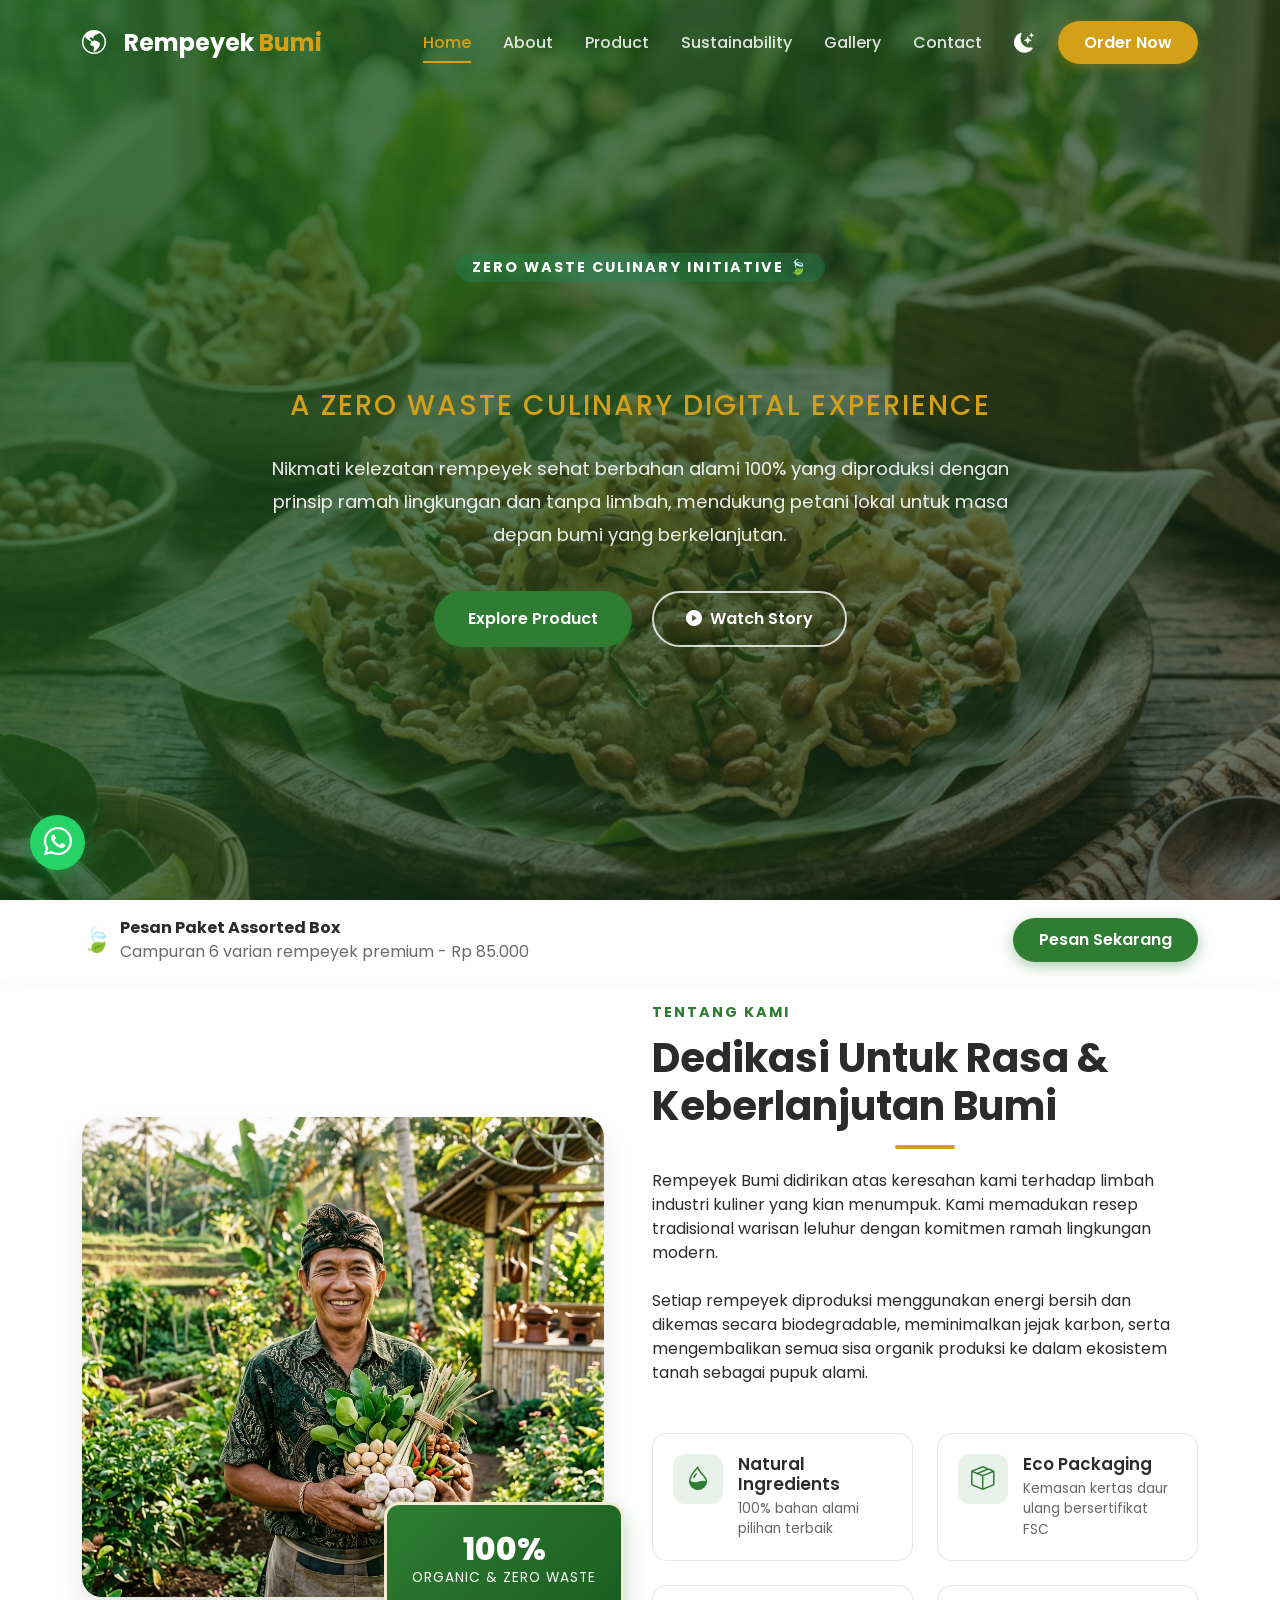
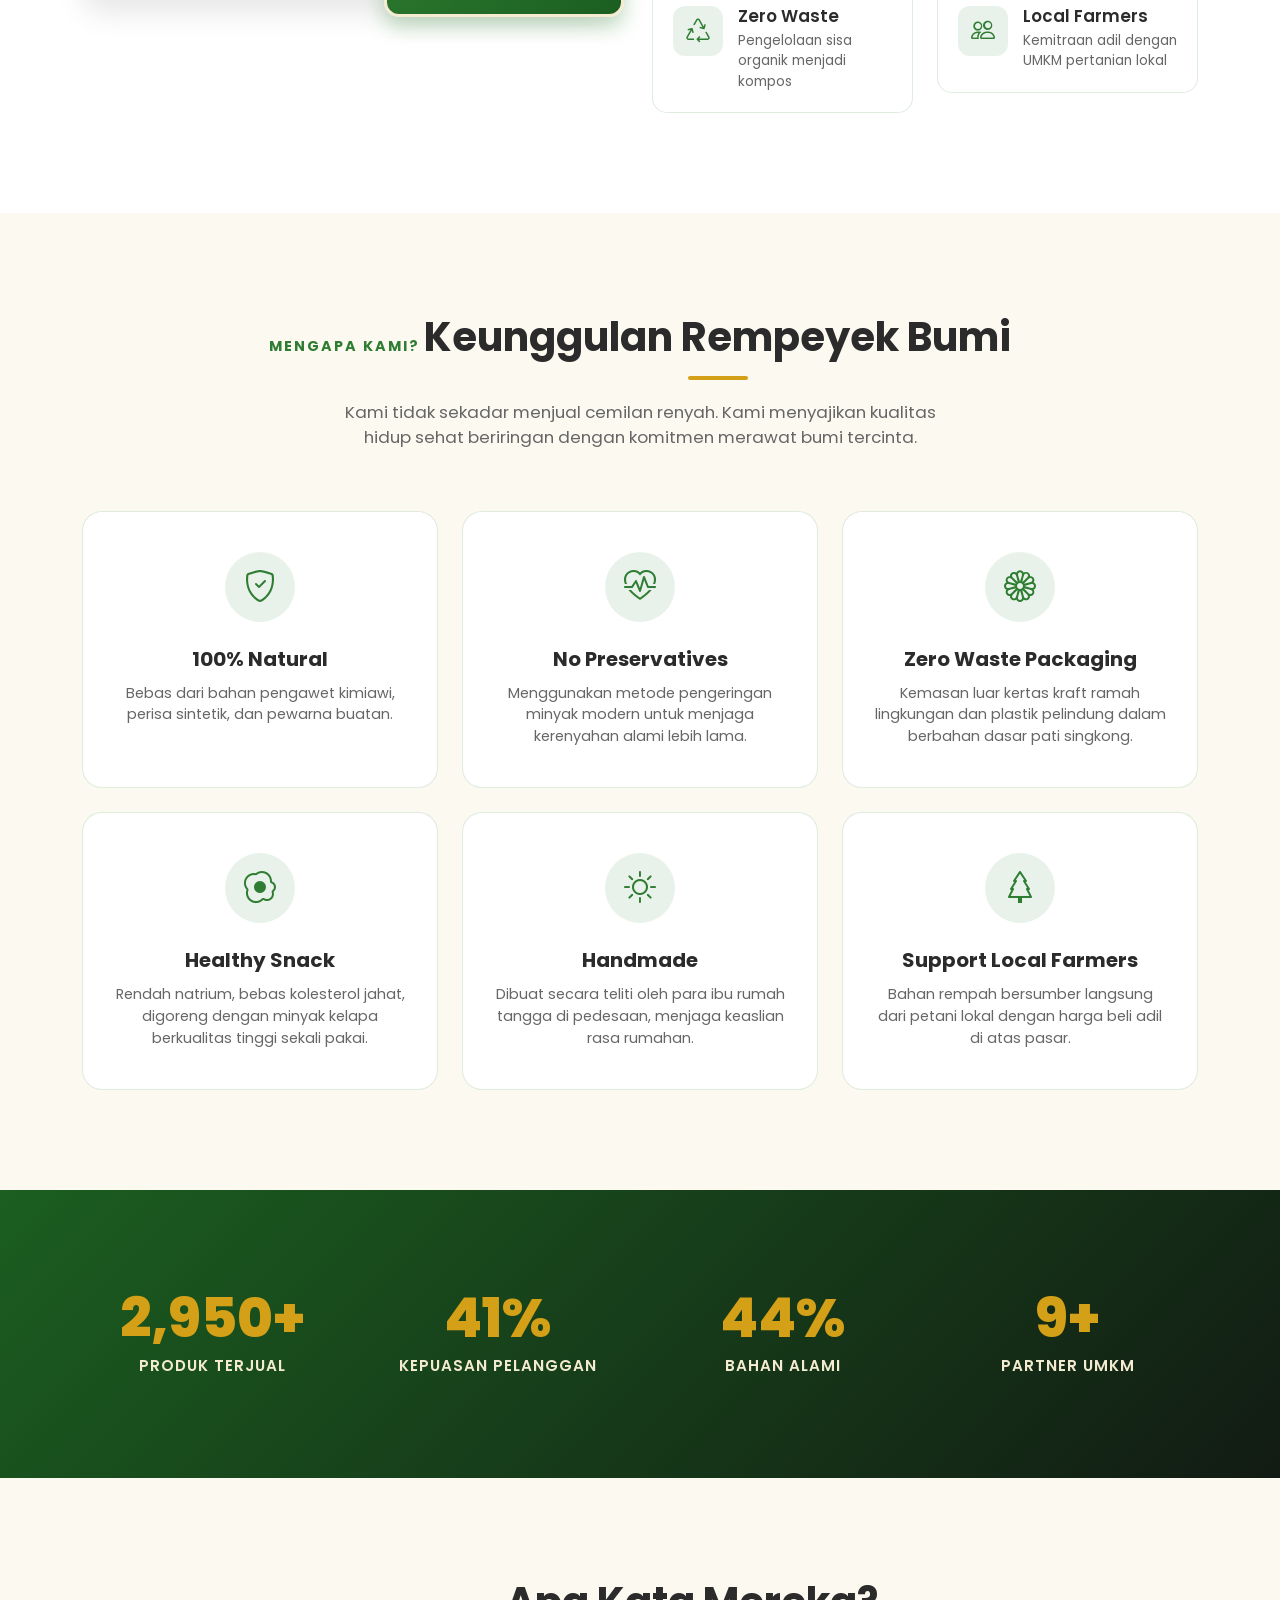
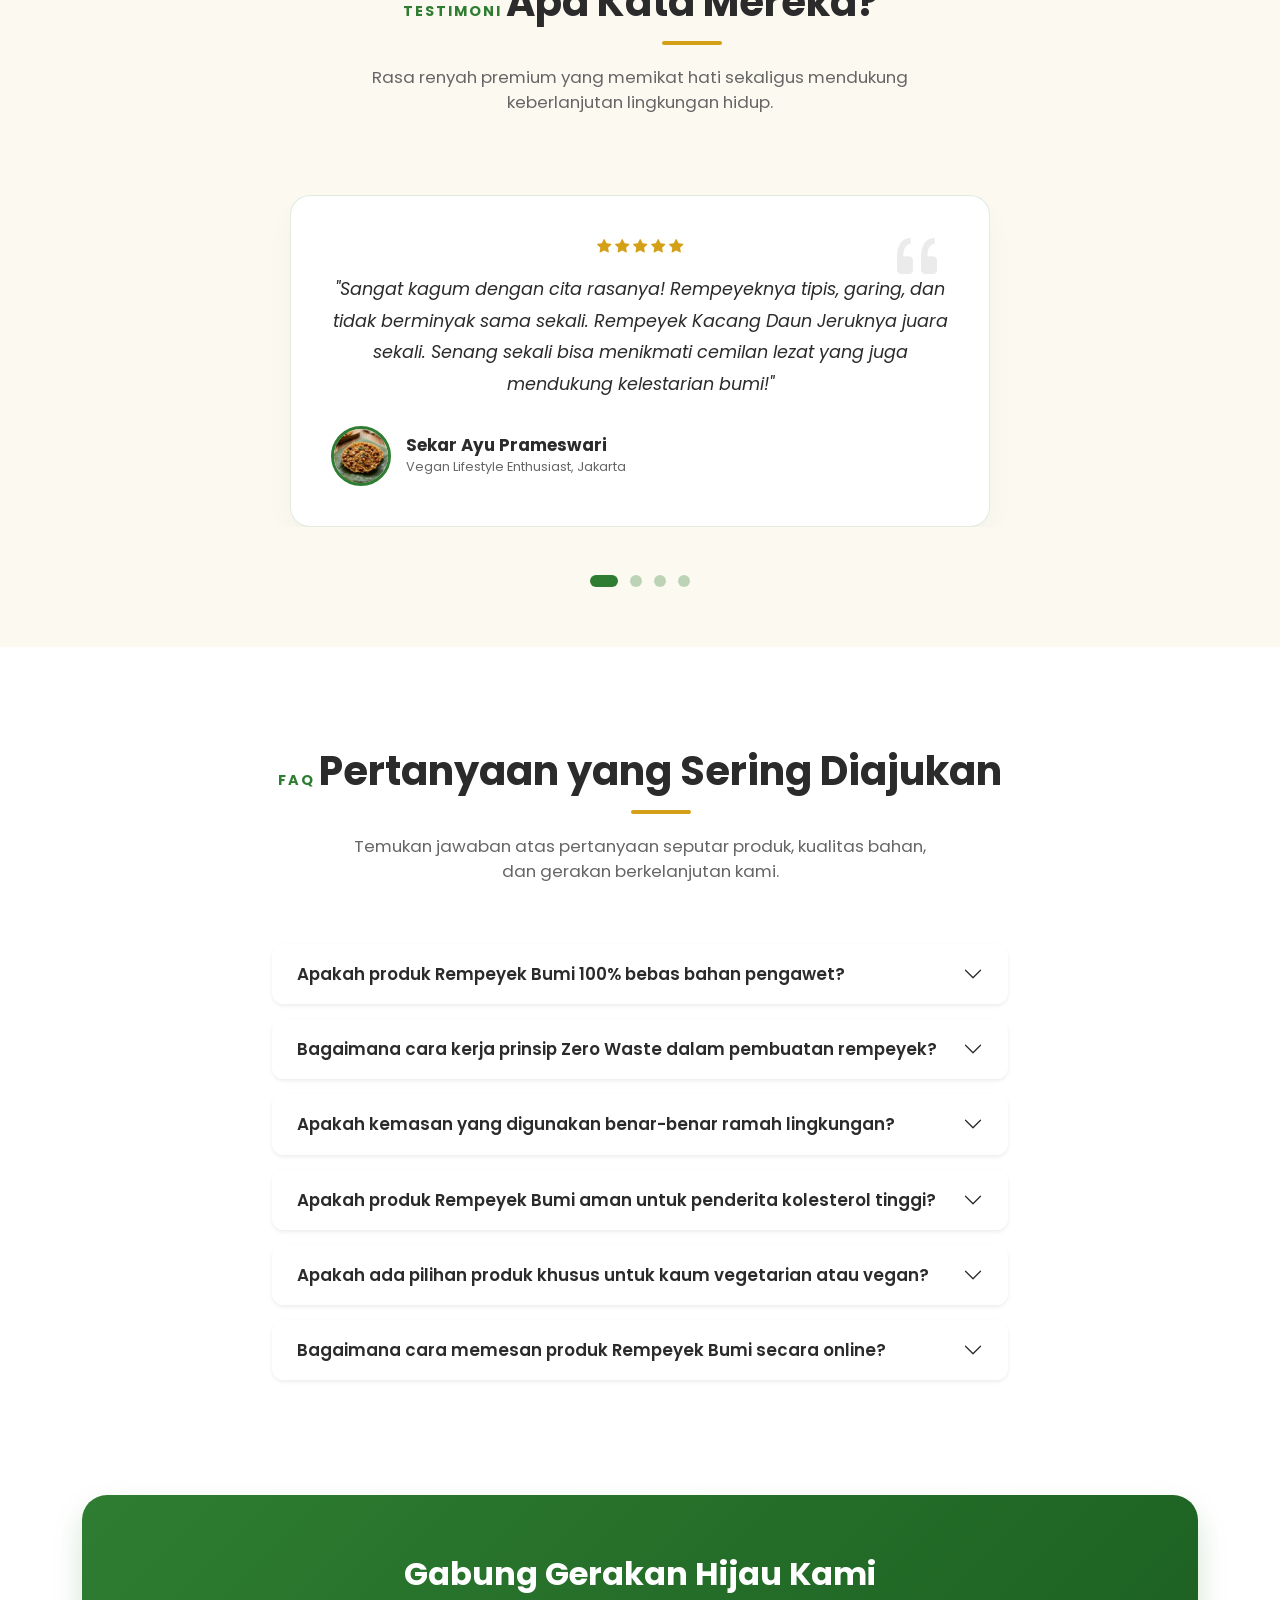
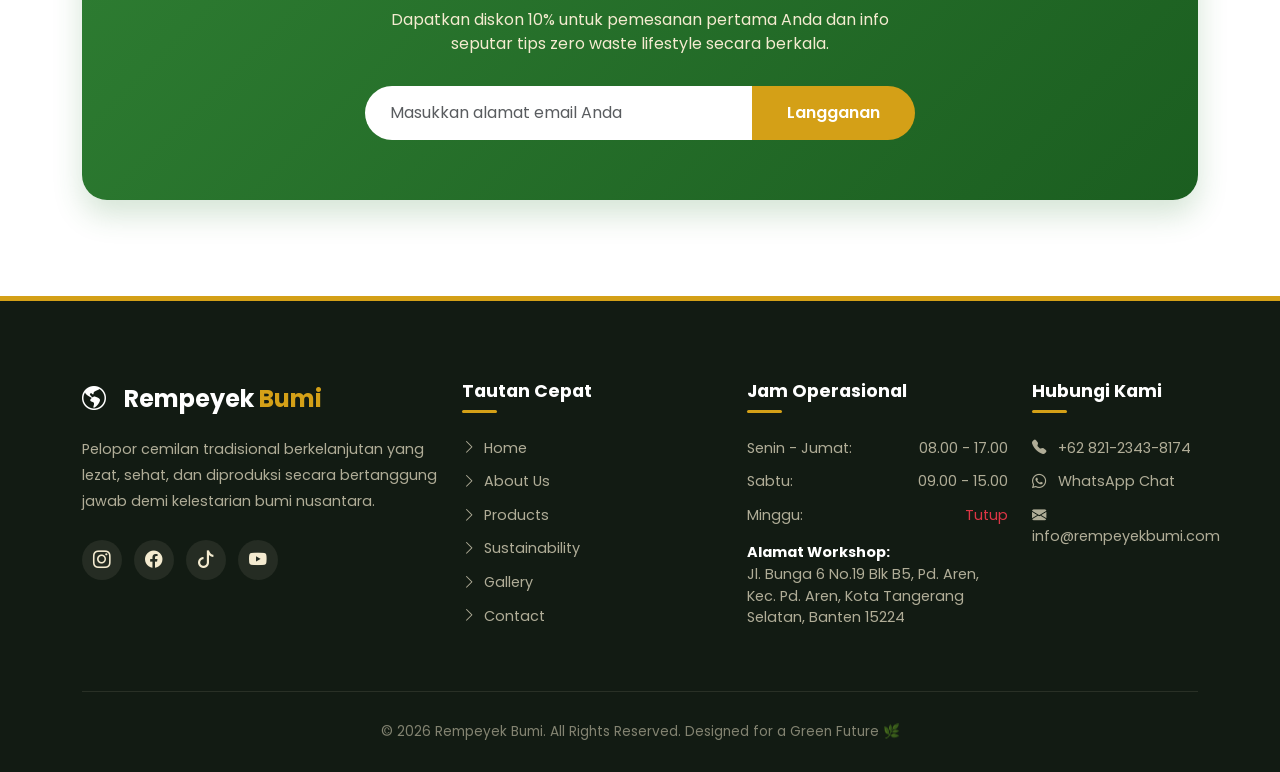
<file: index.html>
<!DOCTYPE html>
<html lang="id">
<head>
    <meta charset="UTF-8">
    <meta name="viewport" content="width=device-width, initial-scale=1.0">
    <title>Rempeyek Bumi | A Zero Waste Culinary Digital Experience</title>
    <meta name="description" content="Nikmati rempeyek sehat berbahan alami yang diproduksi dengan prinsip ramah lingkungan dan zero-waste untuk masa depan yang lebih hijau.">
    <meta name="keywords" content="Rempeyek Bumi, Rempeyek Sehat, Zero Waste Culinary, Eco Friendly Snack, Rempeyek Premium, Kuliner Berkelanjutan">
    <meta name="author" content="Rempeyek Bumi Team">

    <!-- Favicon -->
    <link rel="icon" type="image/png" href="assets/logo.png" onerror="this.src='https://cdn-icons-png.flaticon.com/512/188/188333.png'">

    <!-- Google Fonts (Poppins) -->
    <link rel="preconnect" href="https://fonts.googleapis.com">
    <link rel="preconnect" href="https://fonts.gstatic.com" crossorigin>
    <link href="https://fonts.googleapis.com/css2?family=Poppins:ital,wght@0,300;0,400;0,500;0,600;0,700;0,800;1,400&display=swap" rel="stylesheet">

    <!-- Bootstrap 5 CSS -->
    <link href="https://cdn.jsdelivr.net/npm/bootstrap@5.3.3/dist/css/bootstrap.min.css" rel="stylesheet">
    
    <!-- Bootstrap Icons -->
    <link href="https://cdn.jsdelivr.net/npm/bootstrap-icons@1.11.3/font/bootstrap-icons.min.css" rel="stylesheet">

    <!-- Custom CSS -->
    <link rel="stylesheet" href="css/style.css">
    <link rel="stylesheet" href="css/responsive.css">
   
</head>
<body>

    <!-- Preloader -->
    <div id="preloader">
        <div class="spinner"></div>
    </div>

    <!-- Scroll Progress Bar -->
    <div class="scroll-progress-container">
        <div class="scroll-progress-bar"></div>
    </div>

    <!-- Sticky Navbar -->
    <nav class="navbar navbar-expand-lg fixed-top">
        <div class="container">
            <a class="navbar-brand" href="index.html">
                <i class="bi bi-globe-americas text-accent me-2"></i>
                <span class="fw-bold">Rempeyek <span style="color: var(--accent-color);">Bumi</span></span>
            </a>
            
            <div class="d-flex align-items-center d-lg-none gap-2">
                <!-- Dark Mode Toggle Mobile -->
                <button class="theme-toggle-btn" id="themeToggleMobile" onclick="document.getElementById('themeToggle').click()" aria-label="Toggle Theme">
                    <i class="bi bi-moon-stars-fill"></i>
                </button>
                <button class="navbar-toggler" type="button" data-bs-toggle="collapse" data-bs-target="#navbarNav" aria-controls="navbarNav" aria-expanded="false" aria-label="Toggle navigation">
                    <span class="navbar-toggler-icon"></span>
                </button>
            </div>

            <div class="collapse navbar-collapse" id="navbarNav">
                <ul class="navbar-nav ms-auto align-items-lg-center">
                    <li class="nav-item">
                        <a class="nav-link" href="index.html">Home</a>
                    </li>
                    <li class="nav-item">
                        <a class="nav-link" href="about.html">About</a>
                    </li>
                    <li class="nav-item">
                        <a class="nav-link" href="product.html">Product</a>
                    </li>
                    <li class="nav-item">
                        <a class="nav-link" href="sustainability.html">Sustainability</a>
                    </li>
                    <li class="nav-item">
                        <a class="nav-link" href="sustainability.html#gallery">Gallery</a>
                    </li>
                    <li class="nav-item">
                        <a class="nav-link" href="contact.html">Contact</a>
                    </li>
                    <!-- Dark Mode Toggle Desktop -->
                    <li class="nav-item d-none d-lg-block ms-2 me-3">
                        <button class="theme-toggle-btn" id="themeToggle" aria-label="Toggle Theme">
                            <i class="bi bi-moon-stars-fill"></i>
                        </button>
                    </li>
                    <li class="nav-item">
                        <a class="btn-nav-order" href="product.html">Order Now</a>
                    </li>
                </ul>
            </div>
        </div>
    </nav>

    <!-- Hero Section -->
    <header class="hero-section" style="background-image: url('img/hero-bg.png');">
        <div class="hero-overlay"></div>
        <div class="container text-center hero-content">
            <span class="section-tag text-white bg-success px-3 py-1 rounded-pill mb-3 fs-7" style="--bs-bg-opacity: .35;">
                Zero Waste Culinary Initiative 🍃
            </span>
            <h1 class="hero-title fade-up-element animated">Rempeyek Bumi</h1>
            <p class="hero-subtitle fade-up-element animated">A Zero Waste Culinary Digital Experience</p>
            <p class="hero-desc mx-auto fade-up-element animated">
                Nikmati kelezatan rempeyek sehat berbahan alami 100% yang diproduksi dengan prinsip ramah lingkungan dan tanpa limbah, mendukung petani lokal untuk masa depan bumi yang berkelanjutan.
            </p>
            <div class="hero-buttons fade-up-element animated">
                <a href="product.html" class="btn btn-primary-custom">Explore Product</a>
                <button type="button" class="btn btn-secondary-custom" data-bs-toggle="modal" data-bs-target="#videoStoryModal">
                    <i class="bi bi-play-circle-fill"></i> Watch Story
                </button>
            </div>
        </div>
    </header>

    <!-- Video Story Modal -->
    <div class="modal fade" id="videoStoryModal" tabindex="-1" aria-labelledby="videoStoryModalLabel" aria-hidden="true">
        <div class="modal-dialog modal-lg modal-dialog-centered">
            <div class="modal-content border-0" style="background-color: var(--card-bg);">
                <div class="modal-header border-0 pb-0">
                    <h5 class="modal-title fw-bold" id="videoStoryModalLabel" style="color: var(--primary-color);">Kisah Rempeyek Bumi</h5>
                    <button type="button" class="btn-close" data-bs-dismiss="modal" aria-label="Close"></button>
                </div>
                <div class="modal-body py-4">
                    <div class="ratio ratio-16x9 rounded-3 overflow-hidden shadow">
                        <!-- Premium Story Placeholder Video or beautiful visual -->
                        <!-- Baris yang benar -->
<iframe src="https://www.youtube.com/embed/QVIGH1epLdk?si=IW9HP8R_FLSKHBAg" title="Kisah Bumi Rempeyek" allowfullscreen></iframe>
                    </div>
                    <p class="mt-3 text-center fs-7 text-modal opacity-0.5">
                        Tonton bagaimana kami mengubah bahan baku lokal pilihan menjadi rempeyek premium tanpa menghasilkan limbah plastik dan sisa produksi.
                    </p>
                </div>
            </div>
        </div>
    </div>

    <!-- About Section -->
    <section class="section-padding" id="about">
        <div class="container">
            <div class="row align-items-center">
                <!-- Kiri Gambar -->
                <div class="col-lg-6 fade-up-element">
                    <div class="about-img-wrapper me-lg-4">
                        <img src="img/about-chef.png" alt="Produksi Alami Rempeyek Bumi" class="about-img">
                        <div class="about-experience-badge">
                            <h3>100%</h3>
                            <p>Organic & Zero Waste</p>
                        </div>
                    </div>
                </div>
                <!-- Kanan Deskripsi -->
                <div class="col-lg-6 mt-5 mt-lg-0 fade-up-element justify">
                    <span class="section-tag">Tentang Kami</span>
                    <h2 class="section-title text-start">Dedikasi Untuk Rasa & Keberlanjutan Bumi</h2>
                    <p class="mb-4">
                        Rempeyek Bumi didirikan atas keresahan kami terhadap limbah industri kuliner yang kian menumpuk. Kami memadukan resep tradisional warisan leluhur dengan komitmen ramah lingkungan modern. 
                    </p>
                    <p class="mb-5">
                        Setiap rempeyek diproduksi menggunakan energi bersih dan dikemas secara biodegradable, meminimalkan jejak karbon, serta mengembalikan semua sisa organik produksi ke dalam ekosistem tanah sebagai pupuk alami.
                    </p>
                    
                    <!-- 4 Icon Bootstrap Layout -->
                    <div class="row g-4">
                        <div class="col-sm-6">
                            <div class="about-icon-card">
                                <div class="about-icon-wrapper">
                                    <i class="bi bi-droplet-half"></i>
                                </div>
                                <div>
                                    <h5>Natural Ingredients</h5>
                                    <p>100% bahan alami pilihan terbaik</p>
                                </div>
                            </div>
                        </div>
                        <div class="col-sm-6">
                            <div class="about-icon-card">
                                <div class="about-icon-wrapper">
                                    <i class="bi bi-box-seam"></i>
                                </div>
                                <div>
                                    <h5>Eco Packaging</h5>
                                    <p>Kemasan kertas daur ulang bersertifikat FSC</p>
                                </div>
                            </div>
                        </div>
                        <div class="col-sm-6">
                            <div class="about-icon-card">
                                <div class="about-icon-wrapper">
                                    <i class="bi bi-recycle"></i>
                                </div>
                                <div>
                                    <h5>Zero Waste</h5>
                                    <p>Pengelolaan sisa organik menjadi kompos</p>
                                </div>
                            </div>
                        </div>
                        <div class="col-sm-6">
                            <div class="about-icon-card">
                                <div class="about-icon-wrapper">
                                    <i class="bi bi-people"></i>
                                </div>
                                <div>
                                    <h5>Local Farmers</h5>
                                    <p>Kemitraan adil dengan UMKM pertanian lokal</p>
                                </div>
                            </div>
                        </div>
                    </div>
                </div>
            </div>
        </div>
    </section>

    <!-- Why Choose Us -->
    <section class="section-padding bg-cream-section">
        <div class="container text-center">
            <span class="section-tag">Mengapa Kami?</span>
            <h2 class="section-title">Keunggulan Rempeyek Bumi</h2>
            <p class="section-desc">
                Kami tidak sekadar menjual cemilan renyah. Kami menyajikan kualitas hidup sehat beriringan dengan komitmen merawat bumi tercinta.
            </p>

            <div class="row g-4">
                <!-- 1 -->
                <div class="col-md-4 col-sm-6 fade-up-element">
                    <div class="choose-card">
                        <div class="choose-icon-wrapper">
                            <i class="bi bi-shield-check"></i>
                        </div>
                        <h4>100% Natural</h4>
                        <p>Bebas dari bahan pengawet kimiawi, perisa sintetik, dan pewarna buatan.</p>
                    </div>
                </div>
                <!-- 2 -->
                <div class="col-md-4 col-sm-6 fade-up-element">
                    <div class="choose-card">
                        <div class="choose-icon-wrapper">
                            <i class="bi bi-heart-pulse"></i>
                        </div>
                        <h4>No Preservatives</h4>
                        <p>Menggunakan metode pengeringan minyak modern untuk menjaga kerenyahan alami lebih lama.</p>
                    </div>
                </div>
                <!-- 3 -->
                <div class="col-md-4 col-sm-6 fade-up-element">
                    <div class="choose-card">
                        <div class="choose-icon-wrapper">
                            <i class="bi bi-flower1"></i>
                        </div>
                        <h4>Zero Waste Packaging</h4>
                        <p>Kemasan luar kertas kraft ramah lingkungan dan plastik pelindung dalam berbahan dasar pati singkong.</p>
                    </div>
                </div>
                <!-- 4 -->
                <div class="col-md-4 col-sm-6 fade-up-element">
                    <div class="choose-card">
                        <div class="choose-icon-wrapper">
                            <i class="bi bi-egg-fried"></i>
                        </div>
                        <h4>Healthy Snack</h4>
                        <p>Rendah natrium, bebas kolesterol jahat, digoreng dengan minyak kelapa berkualitas tinggi sekali pakai.</p>
                    </div>
                </div>
                <!-- 5 -->
                <div class="col-md-4 col-sm-6 fade-up-element">
                    <div class="choose-card">
                        <div class="choose-icon-wrapper">
                            <i class="bi bi-brightness-high"></i>
                        </div>
                        <h4>Handmade</h4>
                        <p>Dibuat secara teliti oleh para ibu rumah tangga di pedesaan, menjaga keaslian rasa rumahan.</p>
                    </div>
                </div>
                <!-- 6 -->
                <div class="col-md-4 col-sm-6 fade-up-element">
                    <div class="choose-card">
                        <div class="choose-icon-wrapper">
                            <i class="bi bi-tree"></i>
                        </div>
                        <h4>Support Local Farmers</h4>
                        <p>Bahan rempah bersumber langsung dari petani lokal dengan harga beli adil di atas pasar.</p>
                    </div>
                </div>
            </div>
        </div>
    </section>

    <!-- Statistics Section -->
    <section class="stats-section">
        <div class="container">
            <div class="row text-center g-4">
                <div class="col-md-3 col-6">
                    <div class="stats-card">
                        <div class="stats-number" data-count="5000" data-suffix="+">0</div>
                        <div class="stats-label">Produk Terjual</div>
                    </div>
                </div>
                <div class="col-md-3 col-6">
                    <div class="stats-card">
                        <div class="stats-number" data-count="95" data-suffix="%">0</div>
                        <div class="stats-label">Kepuasan Pelanggan</div>
                    </div>
                </div>
                <div class="col-md-3 col-6">
                    <div class="stats-card">
                        <div class="stats-number" data-count="100" data-suffix="%">0</div>
                        <div class="stats-label">Bahan Alami</div>
                    </div>
                </div>
                <div class="col-md-3 col-6">
                    <div class="stats-card">
                        <div class="stats-number" data-count="20" data-suffix="+">0</div>
                        <div class="stats-label">Partner UMKM</div>
                    </div>
                </div>
            </div>
        </div>
    </section>

    <!-- Customer Testimonials -->
    <section class="section-padding bg-cream-section">
        <div class="container text-center">
            <span class="section-tag">Testimoni</span>
            <h2 class="section-title">Apa Kata Mereka?</h2>
            <p class="section-desc">
                Rasa renyah premium yang memikat hati sekaligus mendukung keberlanjutan lingkungan hidup.
            </p>

            <!-- Bootstrap Carousel Testimonial -->
            <div id="testimonialCarousel" class="carousel slide testimonial-carousel fade-up-element" data-bs-ride="carousel">
                <div class="carousel-indicators mb-0" style="bottom: -40px;">
                    <button type="button" data-bs-target="#testimonialCarousel" data-bs-slide-to="0" class="active" aria-current="true" aria-label="Slide 1"></button>
                    <button type="button" data-bs-target="#testimonialCarousel" data-bs-slide-to="1" aria-label="Slide 2"></button>
                    <button type="button" data-bs-target="#testimonialCarousel" data-bs-slide-to="2" aria-label="Slide 3"></button>
                    <button type="button" data-bs-target="#testimonialCarousel" data-bs-slide-to="3" aria-label="Slide 4"></button>
                </div>
                <div class="carousel-inner">
                    <!-- Testimonial 1 -->
                    <div class="carousel-item active">
                        <div class="testimonial-card">
                            <i class="bi bi-quote testimonial-quote-icon"></i>
                            <div class="product-rating mb-3">
                                <i class="bi bi-star-fill"></i>
                                <i class="bi bi-star-fill"></i>
                                <i class="bi bi-star-fill"></i>
                                <i class="bi bi-star-fill"></i>
                                <i class="bi bi-star-fill"></i>
                            </div>
                            <p class="testimonial-text">
                                "Sangat kagum dengan cita rasanya! Rempeyeknya tipis, garing, dan tidak berminyak sama sekali. Rempeyek Kacang Daun Jeruknya juara sekali. Senang sekali bisa menikmati cemilan lezat yang juga mendukung kelestarian bumi!"
                            </p>
                            <div class="testimonial-user">
                                <img src="img/prod-kacang.png" alt="Foto Pelanggan" class="testimonial-user-img" onerror="this.src='https://images.unsplash.com/photo-1534528741775-53994a69daeb?auto=format&fit=crop&w=150&q=80'">
                                <div class="testimonial-user-info text-start">
                                    <h5>Sekar Ayu Prameswari</h5>
                                    <p>Vegan Lifestyle Enthusiast, Jakarta</p>
                                </div>
                            </div>
                        </div>
                    </div>
                    <!-- Testimonial 2 -->
                    <div class="carousel-item">
                        <div class="testimonial-card">
                            <i class="bi bi-quote testimonial-quote-icon"></i>
                            <div class="product-rating mb-3">
                                <i class="bi bi-star-fill"></i>
                                <i class="bi bi-star-fill"></i>
                                <i class="bi bi-star-fill"></i>
                                <i class="bi bi-star-fill"></i>
                                <i class="bi bi-star-half"></i>
                            </div>
                            <p class="testimonial-text">
                                "Biasanya saya khawatir kalau makan rempeyek karena minyaknya yang berlebih. Tapi di Rempeyek Bumi ini rasanya sangat bersih di tenggorokan, tidak seret. Pengemasan dengan kantong kertas daur ulang juga sangat rapi dan estetik."
                            </p>
                            <div class="testimonial-user">
                                <img src="img/prod-teri.png" alt="Foto Pelanggan" class="testimonial-user-img" onerror="this.src='https://images.unsplash.com/photo-1507003211169-0a1dd7228f2d?auto=format&fit=crop&w=150&q=80'">
                                <div class="testimonial-user-info text-start">
                                    <h5>Budi Hartono</h5>
                                    <p>Pecinta Kuliner Nusantara, Bandung</p>
                                </div>
                            </div>
                        </div>
                    </div>
                    <!-- Testimonial 3 -->
                    <div class="carousel-item">
                        <div class="testimonial-card">
                            <i class="bi bi-quote testimonial-quote-icon"></i>
                            <div class="product-rating mb-3">
                                <i class="bi bi-star-fill"></i>
                                <i class="bi bi-star-fill"></i>
                                <i class="bi bi-star-fill"></i>
                                <i class="bi bi-star-fill"></i>
                                <i class="bi bi-star-fill"></i>
                            </div>
                            <p class="testimonial-text">
                                "Keluarga saya paling suka Rempeyek Udang. Udang rebonnya melimpah dan renyah. Konsep ramah lingkungan zero waste-nya benar-benar nyata, bahkan sisa remukannya saya pakai untuk taburan nasi hangat, tidak terbuang!"
                            </p>
                            <div class="testimonial-user">
                                <img src="img/prod-udang.png" alt="Foto Pelanggan" class="testimonial-user-img" onerror="this.src='https://images.unsplash.com/photo-1494790108377-be9c29b29330?auto=format&fit=crop&w=150&q=80'">
                                <div class="testimonial-user-info text-start">
                                    <h5>Citra Lestari</h5>
                                    <p>Ibu Rumah Tangga, Yogyakarta</p>
                                </div>
                            </div>
                        </div>
                    </div>
                    <!-- Testimonial 4 -->
                    <div class="carousel-item">
                        <div class="testimonial-card">
                            <i class="bi bi-quote testimonial-quote-icon"></i>
                            <div class="product-rating mb-3">
                                <i class="bi bi-star-fill"></i>
                                <i class="bi bi-star-fill"></i>
                                <i class="bi bi-star-fill"></i>
                                <i class="bi bi-star-fill"></i>
                                <i class="bi bi-star-fill"></i>
                            </div>
                            <p class="testimonial-text">
                                "Sebagai pegiat gerakan zero waste, saya sangat mendukung inisiatif Rempeyek Bumi. Cemilannya sangat nikmat dan ramah lingkungan. Pelayanannya ramah dan pengiriman menggunakan kotak kardus bekas bersih daur ulang yang keren."
                            </p>
                            <div class="testimonial-user">
                                <img src="img/prod-daunjeruk.png" alt="Foto Pelanggan" class="testimonial-user-img" onerror="this.src='https://images.unsplash.com/photo-1628157582853-a796fa650a6a?auto=format&fit=crop&w=150&q=80'">
                                <div class="testimonial-user-info text-start">
                                    <h5>Dimas Prasetyo</h5>
                                    <p>Aktivis Lingkungan Hidup, Surabaya</p>
                                </div>
                            </div>
                        </div>
                    </div>
                </div>
            </div>
        </div>
    </section>

    <!-- FAQ Accordion -->
    <section class="section-padding">
        <div class="container">
            <div class="text-center">
                <span class="section-tag">FAQ</span>
                <h2 class="section-title">Pertanyaan yang Sering Diajukan</h2>
                <p class="section-desc">
                    Temukan jawaban atas pertanyaan seputar produk, kualitas bahan, dan gerakan berkelanjutan kami.
                </p>
            </div>

            <div class="row justify-content-center">
                <div class="col-lg-8">
                    <div class="accordion faq-accordion" id="faqAccordion">
                        <!-- FAQ 1 -->
                        <div class="accordion-item border-0 shadow-sm">
                            <h3 class="accordion-header">
                                <button class="accordion-button collapsed" type="button" data-bs-toggle="collapse" data-bs-target="#faq-1" aria-expanded="false" aria-controls="faq-1">
                                    Apakah produk Rempeyek Bumi 100% bebas bahan pengawet?
                                </button>
                            </h3>
                            <div id="faq-1" class="accordion-collapse collapse" data-bs-parent="#faqAccordion">
                                <div class="accordion-body">
                                    Ya, betul sekali. Kami sama sekali tidak menggunakan bahan pengawet kimiawi. Kerenyahan rempeyek kami diperoleh dari teknik penirisan minyak sentrifugasi khusus dan kemasan yang kedap udara secara alami.
                                </div>
                            </div>
                        </div>
                        <!-- FAQ 2 -->
                        <div class="accordion-item border-0 shadow-sm">
                            <h3 class="accordion-header">
                                <button class="accordion-button collapsed" type="button" data-bs-toggle="collapse" data-bs-target="#faq-2" aria-expanded="false" aria-controls="faq-2">
                                    Bagaimana cara kerja prinsip Zero Waste dalam pembuatan rempeyek?
                                </button>
                            </h3>
                            <div id="faq-2" class="accordion-collapse collapse" data-bs-parent="#faqAccordion">
                                <div class="accordion-body">
                                    Kami menerapkan siklus tertutup. Semua kulit bawang dan sisa sayuran diolah menjadi kaldu jamur alami. Sisa minyak goreng kelapa didistribusikan ke produsen sabun organik lokal, sedangkan sisa adonan tepung yang berceceran diolah menjadi bahan kompos tanah kebun organik kami.
                                </div>
                            </div>
                        </div>
                        <!-- FAQ 3 -->
                        <div class="accordion-item border-0 shadow-sm">
                            <h3 class="accordion-header">
                                <button class="accordion-button collapsed" type="button" data-bs-toggle="collapse" data-bs-target="#faq-3" aria-expanded="false" aria-controls="faq-3">
                                    Apakah kemasan yang digunakan benar-benar ramah lingkungan?
                                </button>
                            </h3>
                            <div id="faq-3" class="accordion-collapse collapse" data-bs-parent="#faqAccordion">
                                <div class="accordion-body">
                                    Sangat benar. Kemasan luar terbuat dari kertas Kraft bersertifikat FSC yang mudah didaur ulang. Untuk menjaga kerenyahan, kami menggunakan seal dalam berbahan bio-plastik pati singkong yang dapat terurai secara biologis (biodegradable) dalam tanah hanya dalam waktu 90 hari.
                                </div>
                            </div>
                        </div>
                        <!-- FAQ 4 -->
                        <div class="accordion-item border-0 shadow-sm">
                            <h3 class="accordion-header">
                                <button class="accordion-button collapsed" type="button" data-bs-toggle="collapse" data-bs-target="#faq-4" aria-expanded="false" aria-controls="faq-4">
                                    Apakah produk Rempeyek Bumi aman untuk penderita kolesterol tinggi?
                                </button>
                            </h3>
                            <div id="faq-4" class="accordion-collapse collapse" data-bs-parent="#faqAccordion">
                                <div class="accordion-body">
                                    Produk kami digoreng menggunakan minyak kelapa organik sekali pakai (bukan minyak kelapa sawit curah yang dipakai berulang kali). Selain itu, kandungan minyak ditiriskan hingga 98% kering, sehingga sangat rendah lemak jenuh dan aman dikonsumsi sebagai cemilan sehat.
                                </div>
                            </div>
                        </div>
                        <!-- FAQ 5 -->
                        <div class="accordion-item border-0 shadow-sm">
                            <h3 class="accordion-header">
                                <button class="accordion-button collapsed" type="button" data-bs-toggle="collapse" data-bs-target="#faq-5" aria-expanded="false" aria-controls="faq-5">
                                    Apakah ada pilihan produk khusus untuk kaum vegetarian atau vegan?
                                </button>
                            </h3>
                            <div id="faq-5" class="accordion-collapse collapse" data-bs-parent="#faqAccordion">
                                <div class="accordion-body">
                                    Ada. Varian <strong>Rempeyek Vegan</strong> dan <strong>Rempeyek Daun Jeruk</strong> sama sekali tidak menggunakan udang rebon, telur, atau produk hewani lainnya. Kami mengganti telur dengan emulsi pati biji rami (flaxseed) organik untuk mendapatkan kerenyahan yang sama.
                                </div>
                            </div>
                        </div>
                        <!-- FAQ 6 -->
                        <div class="accordion-item border-0 shadow-sm">
                            <h3 class="accordion-header">
                                <button class="accordion-button collapsed" type="button" data-bs-toggle="collapse" data-bs-target="#faq-6" aria-expanded="false" aria-controls="faq-6">
                                    Bagaimana cara memesan produk Rempeyek Bumi secara online?
                                </button>
                            </h3>
                            <div id="faq-6" class="accordion-collapse collapse" data-bs-parent="#faqAccordion">
                                <div class="accordion-body">
                                    Anda cukup mengklik tombol "Order Now" atau mengunjungi menu Product untuk memilih varian rempeyek. Tombol "Pesan via WA" akan mengarahkan Anda langsung ke admin WhatsApp kami dengan pesan pemesanan yang terisi otomatis.
                                </div>
                            </div>
                        </div>
                    </div>
                </div>
            </div>
        </div>
    </section>

    <!-- Newsletter Section -->
    <section class="container pb-5 mb-5">
        <div class="newsletter-card">
            <h3>Gabung Gerakan Hijau Kami</h3>
            <p>Dapatkan diskon 10% untuk pemesanan pertama Anda dan info seputar tips zero waste lifestyle secara berkala.</p>
            <form class="newsletter-form" id="newsletterForm">
                <div class="input-group">
                    <input type="email" class="form-control newsletter-input" placeholder="Masukkan alamat email Anda" required aria-label="Email Address">
                    <button class="btn btn-newsletter" type="submit">Langganan</button>
                </div>
            </form>
        </div>
    </section>

    <!-- Footer -->
    <footer class="footer">
        <div class="container">
            <div class="row g-4">
                <div class="col-lg-4 col-md-6">
                    <a class="footer-brand" href="index.html">
                        <i class="bi bi-globe-americas text-accent me-2"></i>
                        <span>Rempeyek <span style="color: var(--accent-color);">Bumi</span></span>
                    </a>
                    <p class="footer-desc">
                        Pelopor cemilan tradisional berkelanjutan yang lezat, sehat, dan diproduksi secara bertanggung jawab demi kelestarian bumi nusantara.
                    </p>
                    <div class="social-links">
                        <a href="https://www.instagram.com/khaisnn._?igsh=MTc2MHhnMnBtcmVt" target="_blank" class="social-btn" aria-label="Instagram"><i class="bi bi-instagram"></i></a>
                        <a href="https://www.facebook.com/share/1BVvn6sjpz/" target="_blank" class="social-btn" aria-label="Facebook"><i class="bi bi-facebook"></i></a>
                        <a href="https://www.tiktok.com/@yourxsann?_r=1&_t=ZS-97o7vUn1RNF" target="_blank" class="social-btn" aria-label="TikTok"><i class="bi bi-tiktok"></i></a>
                        <a href="https://youtube.com/@khaisannn23?si=ydVSFbHkWkZwmYi2" target="_blank" class="social-btn" aria-label="YouTube"><i class="bi bi-youtube"></i></a>
                    </div>
                </div>
                
                <div class="col-lg-3 col-md-6">
                    <h5 class="footer-title">Tautan Cepat</h5>
                    <ul class="footer-links">
                        <li><a href="index.html"><i class="bi bi-chevron-right me-1"></i> Home</a></li>
                        <li><a href="about.html"><i class="bi bi-chevron-right me-1"></i> About Us</a></li>
                        <li><a href="product.html"><i class="bi bi-chevron-right me-1"></i> Products</a></li>
                        <li><a href="sustainability.html"><i class="bi bi-chevron-right me-1"></i> Sustainability</a></li>
                        <li><a href="sustainability.html#gallery"><i class="bi bi-chevron-right me-1"></i> Gallery</a></li>
                        <li><a href="contact.html"><i class="bi bi-chevron-right me-1"></i> Contact</a></li>
                    </ul>
                </div>

                <div class="col-lg-3 col-md-6">
                    <h5 class="footer-title">Jam Operasional</h5>
                    <ul class="footer-links" style="color: rgba(244, 235, 208, 0.7);">
                        <li class="d-flex justify-content-between"><span>Senin - Jumat:</span> <span>08.00 - 17.00</span></li>
                        <li class="d-flex justify-content-between"><span>Sabtu:</span> <span>09.00 - 15.00</span></li>
                        <li class="d-flex justify-content-between"><span>Minggu:</span> <span class="text-danger">Tutup</span></li>
                        <li class="mt-3">
                            <span class="d-block fw-bold text-white">Alamat Workshop:</span>
                            Jl. Bunga 6 No.19 Blk B5, Pd. Aren, Kec. Pd. Aren, Kota Tangerang Selatan, Banten 15224
                        </li>
                    </ul>
                </div>

                <div class="col-lg-2 col-md-6">
                    <h5 class="footer-title">Hubungi Kami</h5>
                    <ul class="footer-links">
                        <li><a href="tel:+6282123438174"><i class="bi bi-telephone-fill me-2 text-accent"></i> +62 821-2343-8174</a></li>
                        <li><a href="https://wa.me/6282123438174" target="_blank"><i class="bi bi-whatsapp me-2 text-accent"></i> WhatsApp Chat</a></li>
                        <li><a href="mailto:info@rempeyekbumi.com"><i class="bi bi-envelope-fill me-2 text-accent"></i> info@rempeyekbumi.com</a></li>
                    </ul>
                </div>
            </div>
            
            <div class="footer-bottom">
                <p class="mb-0">&copy; 2026 Rempeyek Bumi. All Rights Reserved. Designed for a Green Future 🌿</p>
            </div>
        </div>
    </footer>

    <!-- Back to Top Button -->
    <button class="back-to-top" aria-label="Scroll Back to Top">
        <i class="bi bi-arrow-up-short"></i>
    </button>

    <!-- Floating WhatsApp Button -->
    <a href="https://wa.me/6281234567890" target="_blank" class="whatsapp-float" aria-label="Contact via WhatsApp">
        <i class="bi bi-whatsapp"></i>
    </a>

    <!-- Sticky Order Now Action Bar -->
    <div class="sticky-order-bar d-none d-sm-block">
        <div class="container">
            <div class="d-flex justify-content-between align-items-center">
                <div class="d-flex align-items-center gap-2">
                    <span class="fs-4">🍃</span>
                    <div class="pesan-paket">
                        <strong class=" d-block">Pesan Paket Assorted Box</strong>
                        <span class="fs-7" style="opacity: 0.7;">Campuran 6 varian rempeyek premium - Rp 85.000</span>
                    </div>
                </div>
                <button class="btn btn-primary-custom py-2 px-4" id="stickyOrderBtn">Pesan Sekarang</button>
            </div>
        </div>
    </div>

    <!-- Toast Notification Container -->
    <div class="toast-container position-fixed bottom-0 end-0 p-3" id="toastContainer"></div>

    <!-- Bootstrap 5 Bundle with Popper -->
    <script src="https://cdn.jsdelivr.net/npm/bootstrap@5.3.3/dist/js/bootstrap.bundle.min.js"></script>
    
    <!-- Custom JS -->
    <script src="js/script.js"></script>
</body>
</html>
</file>
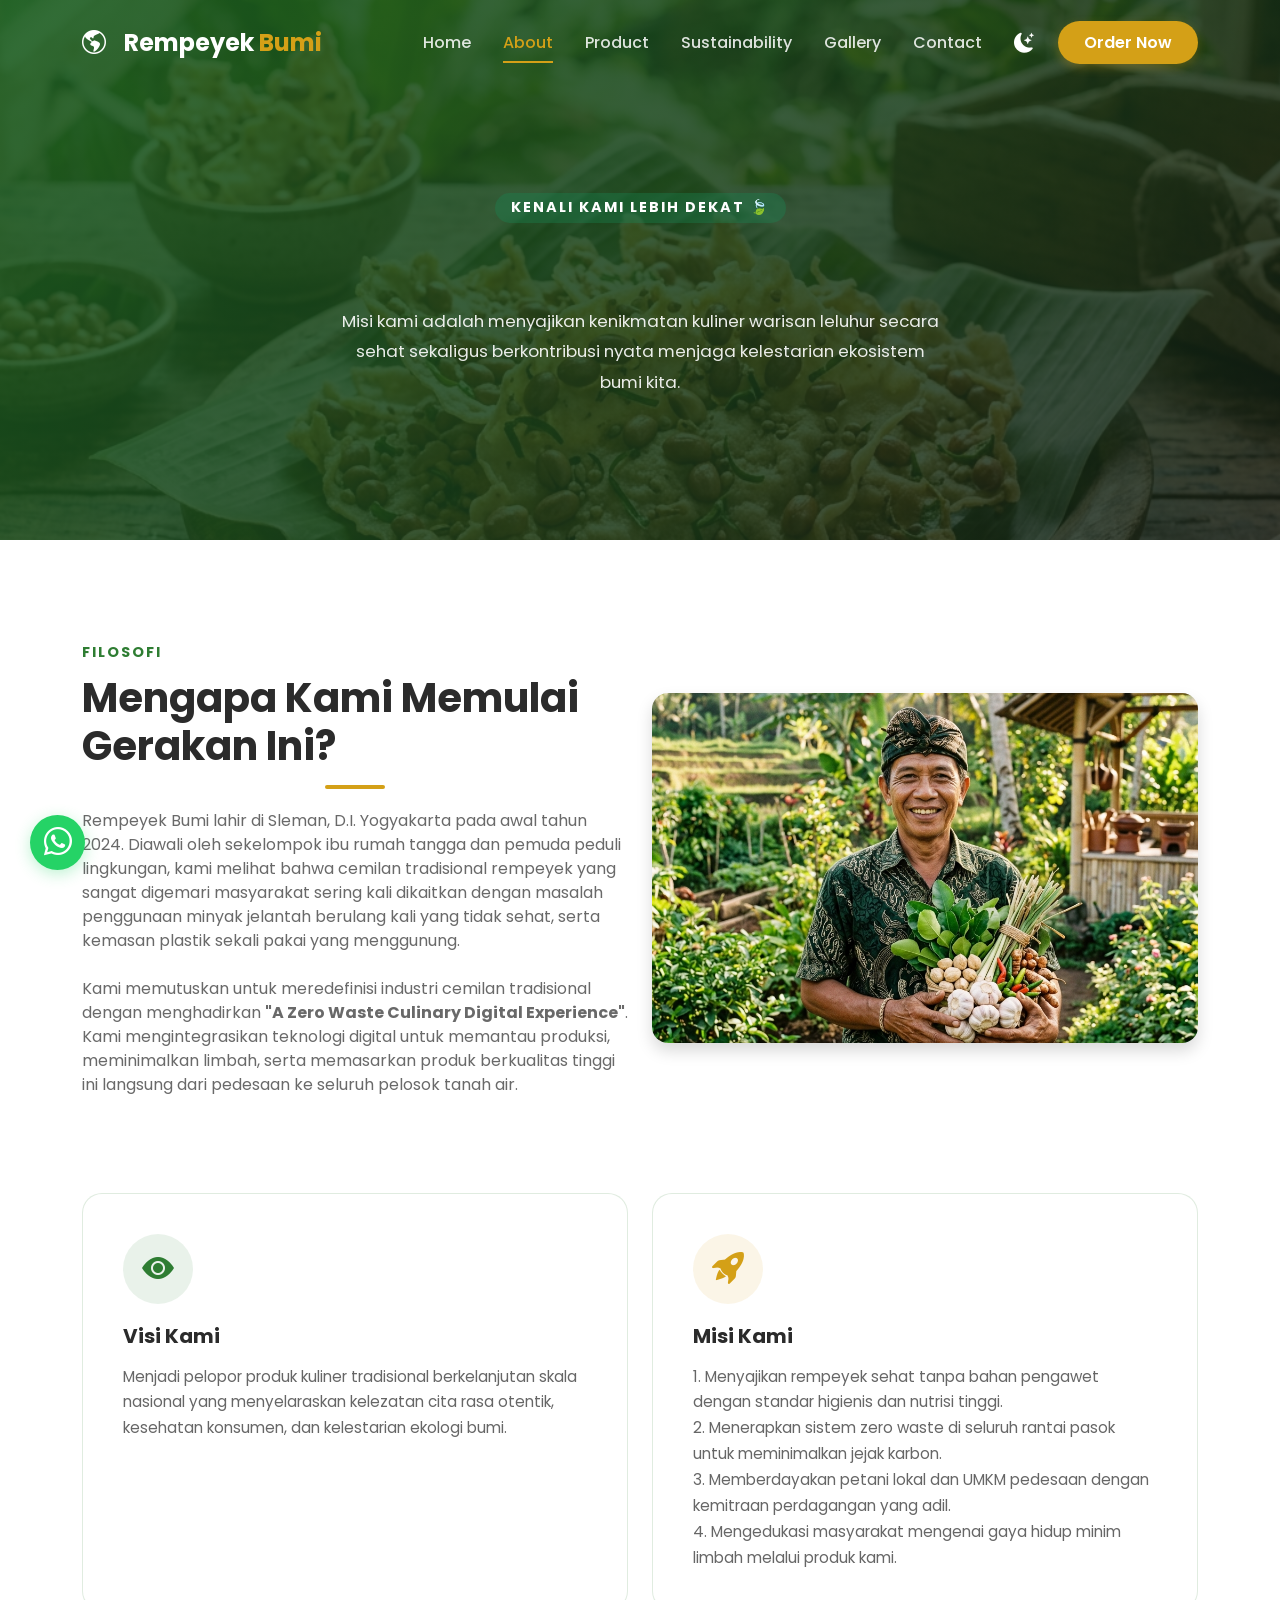
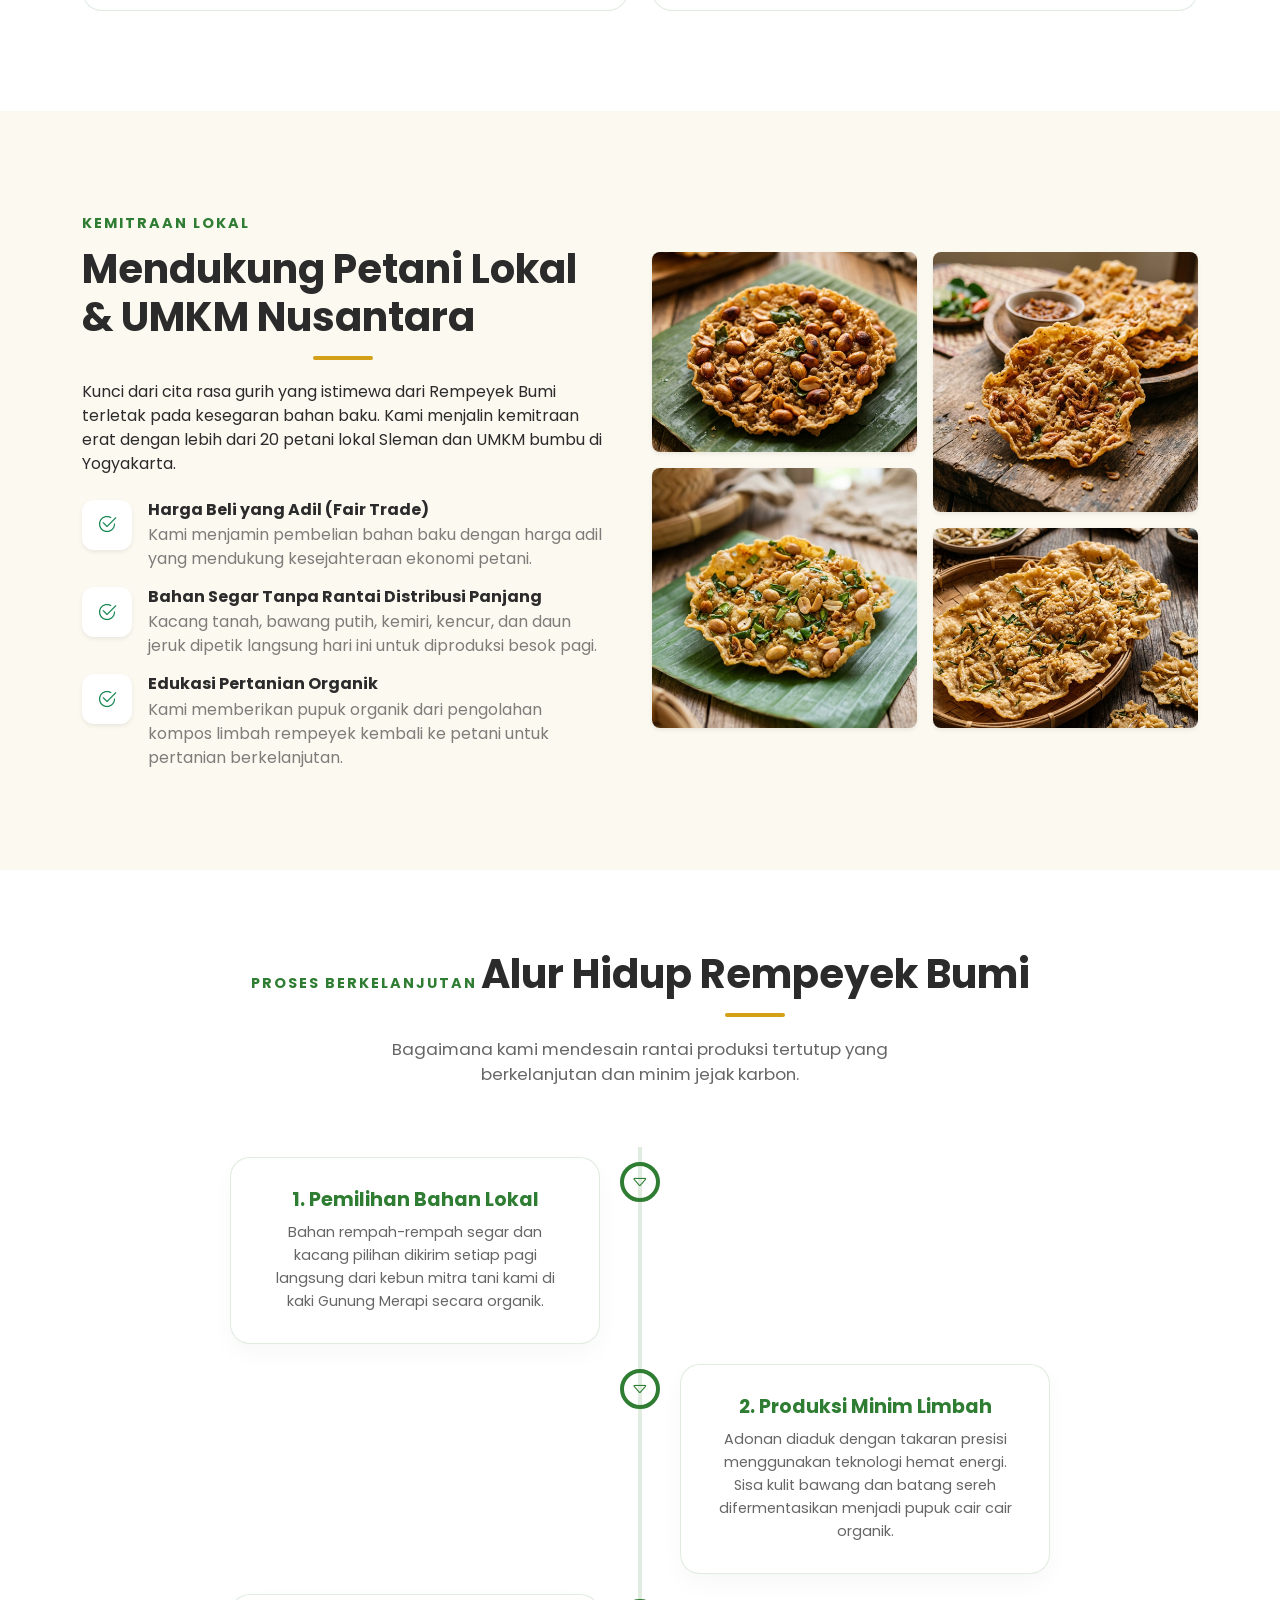
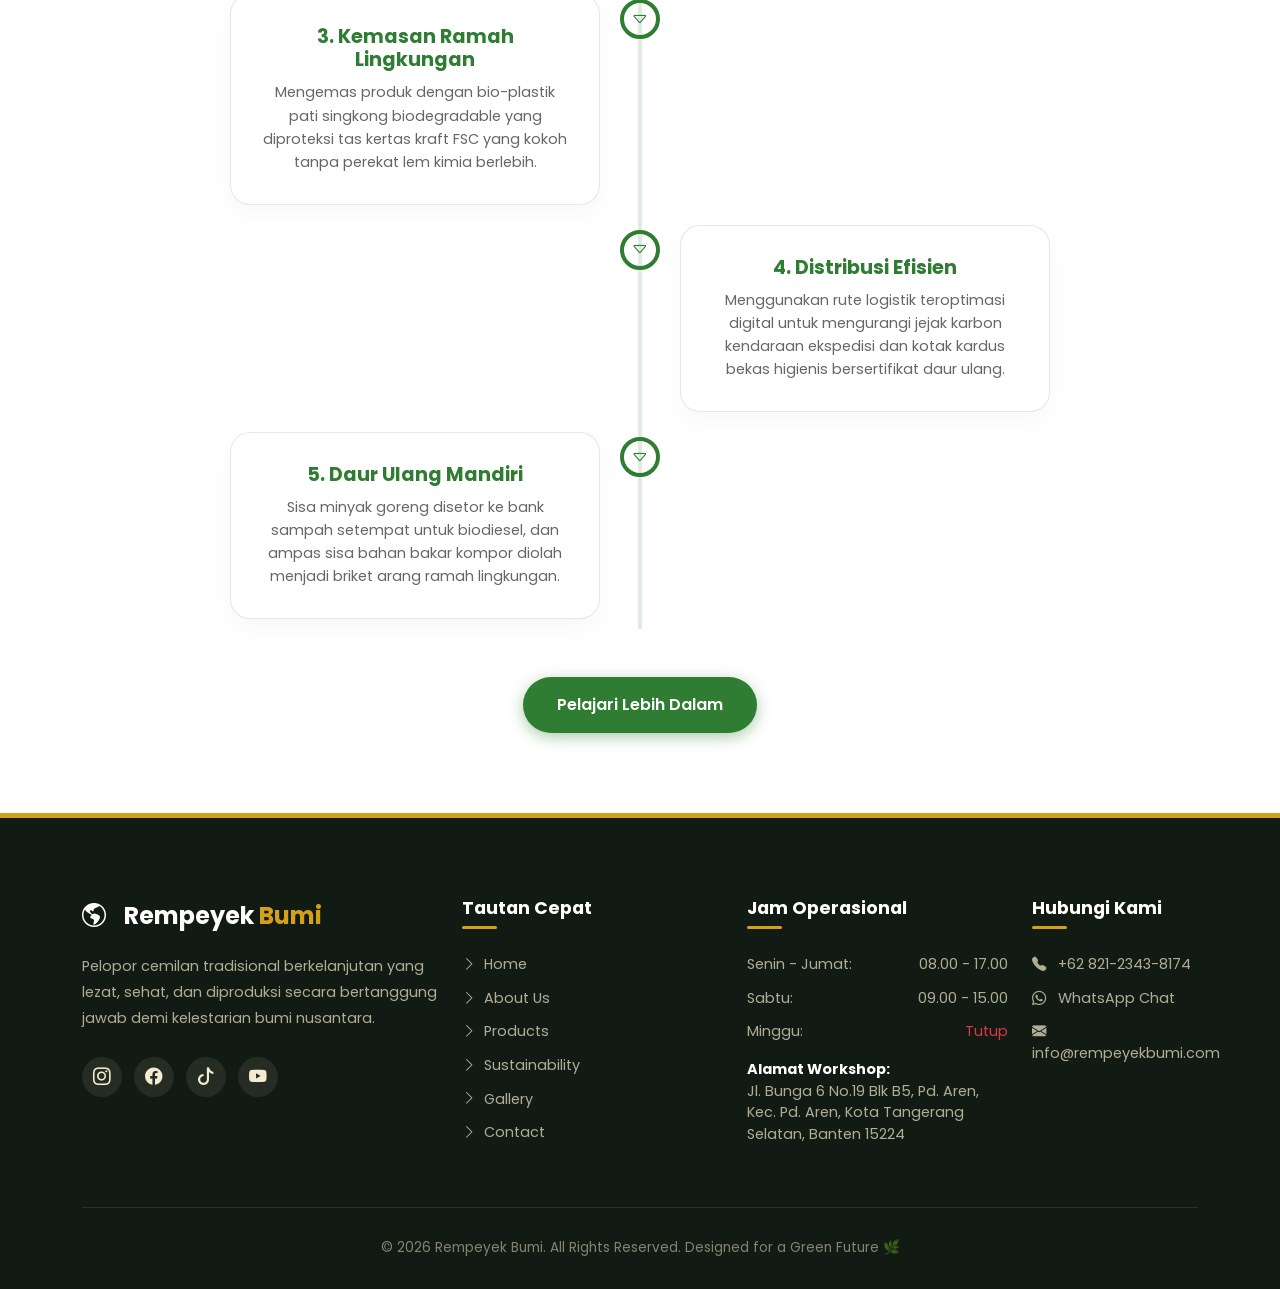
<file: about.html>
<!DOCTYPE html>
<html lang="id">
<head>
    <meta charset="UTF-8">
    <meta name="viewport" content="width=device-width, initial-scale=1.0">
    <title>Tentang Kami | Rempeyek Bumi</title>
    <meta name="description" content="Kisah, visi, misi, dan komitmen keberlanjutan Rempeyek Bumi dalam menyajikan produk ramah lingkungan tanpa limbah.">
    <meta name="keywords" content="Tentang Rempeyek Bumi, Sejarah Rempeyek Bumi, Visi Misi Kuliner Berkelanjutan, UMKM Hijau">

    <!-- Favicon -->
    <link rel="icon" type="image/png" href="assets/logo.png" onerror="this.src='https://cdn-icons-png.flaticon.com/512/188/188333.png'">

    <!-- Google Fonts (Poppins) -->
    <link rel="preconnect" href="https://fonts.googleapis.com">
    <link rel="preconnect" href="https://fonts.gstatic.com" crossorigin>
    <link href="https://fonts.googleapis.com/css2?family=Poppins:ital,wght@0,300;0,400;0,500;0,600;0,700;0,800;1,400&display=swap" rel="stylesheet">

    <!-- Bootstrap 5 CSS -->
    <link href="https://cdn.jsdelivr.net/npm/bootstrap@5.3.3/dist/css/bootstrap.min.css" rel="stylesheet">
    
    <!-- Bootstrap Icons -->
    <link href="https://cdn.jsdelivr.net/npm/bootstrap-icons@1.11.3/font/bootstrap-icons.min.css" rel="stylesheet">

    <!-- Custom CSS -->
    <link rel="stylesheet" href="css/style.css">
    <link rel="stylesheet" href="css/responsive.css">
</head>
<body>

    <!-- Preloader -->
    <div id="preloader">
        <div class="spinner"></div>
    </div>

    <!-- Scroll Progress Bar -->
    <div class="scroll-progress-container">
        <div class="scroll-progress-bar"></div>
    </div>

    <!-- Sticky Navbar -->
    <nav class="navbar navbar-expand-lg fixed-top">
        <div class="container">
            <a class="navbar-brand" href="index.html">
                <i class="bi bi-globe-americas text-accent me-2"></i>
                <span class="fw-bold">Rempeyek <span style="color: var(--accent-color);">Bumi</span></span>
            </a>
            
            <div class="d-flex align-items-center d-lg-none gap-2">
                <!-- Dark Mode Toggle Mobile -->
                <button class="theme-toggle-btn" id="themeToggleMobile" onclick="document.getElementById('themeToggle').click()" aria-label="Toggle Theme">
                    <i class="bi bi-moon-stars-fill"></i>
                </button>
                <button class="navbar-toggler" type="button" data-bs-toggle="collapse" data-bs-target="#navbarNav" aria-controls="navbarNav" aria-expanded="false" aria-label="Toggle navigation">
                    <span class="navbar-toggler-icon"></span>
                </button>
            </div>

            <div class="collapse navbar-collapse" id="navbarNav">
                <ul class="navbar-nav ms-auto align-items-lg-center">
                    <li class="nav-item">
                        <a class="nav-link" href="index.html">Home</a>
                    </li>
                    <li class="nav-item">
                        <a class="nav-link" href="about.html">About</a>
                    </li>
                    <li class="nav-item">
                        <a class="nav-link" href="product.html">Product</a>
                    </li>
                    <li class="nav-item">
                        <a class="nav-link" href="sustainability.html">Sustainability</a>
                    </li>
                    <li class="nav-item">
                        <a class="nav-link" href="sustainability.html#gallery">Gallery</a>
                    </li>
                    <li class="nav-item">
                        <a class="nav-link" href="contact.html">Contact</a>
                    </li>
                    <!-- Dark Mode Toggle Desktop -->
                    <li class="nav-item d-none d-lg-block ms-2 me-3">
                        <button class="theme-toggle-btn" id="themeToggle" aria-label="Toggle Theme">
                            <i class="bi bi-moon-stars-fill"></i>
                        </button>
                    </li>
                    <li class="nav-item">
                        <a class="btn-nav-order" href="product.html">Order Now</a>
                    </li>
                </ul>
            </div>
        </div>
    </nav>

    <!-- Page Header (Hero style but shorter) -->
    <header class="hero-section" style="background-image: url('img/hero-bg.png'); height: 60vh; min-height: 500px; padding-top: 90px;">
        <div class="hero-overlay" style="background: linear-gradient(135deg, rgba(27, 94, 32, 0.9) 0%, rgba(18, 27, 19, 0.8) 100%);"></div>
        <div class="container text-center hero-content">
            <span class="section-tag text-white bg-success px-3 py-1 rounded-pill mb-3 fs-7" style="--bs-bg-opacity: .35;">
                Kenali Kami Lebih Dekat 🍃
            </span>
            <h1 class="hero-title" style="font-size: 3rem;">Tentang Rempeyek Bumi</h1>
            <p class="hero-desc mx-auto" style="max-width: 600px; font-size: 1.05rem;">
                Misi kami adalah menyajikan kenikmatan kuliner warisan leluhur secara sehat sekaligus berkontribusi nyata menjaga kelestarian ekosistem bumi kita.
            </p>
        </div>
    </header>

    <!-- Vision & Mission Section -->
    <section class="section-padding">
        <div class="container">
            <div class="row align-items-center mb-5 pb-lg-4">
                <div class="col-lg-6 order-lg-2 mb-4 mb-lg-0 fade-up-element">
                    <img src="img/about-chef.png" alt="Filosofi Kami" class="img-fluid rounded-4 shadow" style="width: 100%; height: 350px; object-fit: cover;">
                </div>
                <div class="col-lg-6 order-lg-1 fade-up-element justify">
                    <span class="section-tag">Filosofi</span>
                    <h2 class="section-title text-start">Mengapa Kami Memulai Gerakan Ini?</h2>
                    <p class="mb-4 template-aja" style="opacity: 0.7;">
                        Rempeyek Bumi lahir di Sleman, D.I. Yogyakarta pada awal tahun 2024. Diawali oleh sekelompok ibu rumah tangga dan pemuda peduli lingkungan, kami melihat bahwa cemilan tradisional rempeyek yang sangat digemari masyarakat sering kali dikaitkan dengan masalah penggunaan minyak jelantah berulang kali yang tidak sehat, serta kemasan plastik sekali pakai yang menggunung.
                    </p>
                    <p class="mb-0" style="opacity: 0.7;">
                        Kami memutuskan untuk meredefinisi industri cemilan tradisional dengan menghadirkan <strong style="opacity: 1 !important; ">"A Zero Waste Culinary Digital Experience"</strong>. Kami mengintegrasikan teknologi digital untuk memantau produksi, meminimalkan limbah, serta memasarkan produk berkualitas tinggi ini langsung dari pedesaan ke seluruh pelosok tanah air.
                    </p>
                </div>
            </div>

            <!-- Vision Mission Boxes -->
            <div class="row g-4 mt-4">
                <div class="col-md-6 fade-up-element">
                    <div class="choose-card" style="text-align: left; padding: 40px;">
                        <div class="choose-icon-wrapper" style="margin: 0 0 20px 0;">
                            <i class="bi bi-eye-fill"></i>
                        </div>
                        <h4 class="mb-3">Visi Kami</h4>
                        <p class=" mb-0" style="font-size: 0.95rem; line-height: 1.7;">
                            Menjadi pelopor produk kuliner tradisional berkelanjutan skala nasional yang menyelaraskan kelezatan cita rasa otentik, kesehatan konsumen, dan kelestarian ekologi bumi.
                        </p>
                    </div>
                </div>
                <div class="col-md-6 fade-up-element">
                    <div class="choose-card" style="text-align: left; padding: 40px;">
                        <div class="choose-icon-wrapper" style="margin: 0 0 20px 0; background-color: rgba(212, 160, 23, 0.1); color: var(--accent-color);">
                            <i class="bi bi-rocket-takeoff-fill"></i>
                        </div>
                        <h4 class="mb-3">Misi Kami</h4>
                        <p class=" mb-0" style="font-size: 0.95rem; line-height: 1.7;">
                            1. Menyajikan rempeyek sehat tanpa bahan pengawet dengan standar higienis dan nutrisi tinggi.<br>
                            2. Menerapkan sistem zero waste di seluruh rantai pasok untuk meminimalkan jejak karbon.<br>
                            3. Memberdayakan petani lokal dan UMKM pedesaan dengan kemitraan perdagangan yang adil.<br>
                            4. Mengedukasi masyarakat mengenai gaya hidup minim limbah melalui produk kami.
                        </p>
                    </div>
                </div>
            </div>
        </div>
    </section>

    <!-- Local Farmers Partnership Section -->
    <section class="section-padding bg-cream-section">
        <div class="container">
            <div class="row align-items-center">
                <div class="col-lg-6 fade-up-element">
                    <div class="pe-lg-4">
                        <span class="section-tag">Kemitraan Lokal</span>
                        <h2 class="section-title text-start">Mendukung Petani Lokal & UMKM Nusantara</h2>
                        <p class="mb-4 ">
                            Kunci dari cita rasa gurih yang istimewa dari Rempeyek Bumi terletak pada kesegaran bahan baku. Kami menjalin kemitraan erat dengan lebih dari 20 petani lokal Sleman dan UMKM bumbu di Yogyakarta.
                        </p>
                        
                        <div class="d-flex align-items-start gap-3 mb-3">
                            <div class="about-icon-wrapper bg-white shadow-sm" style="font-size: 1.25rem;">
                                <i class="bi bi-check2-circle text-success"></i>
                            </div>
                            <div>
                                <h6 class="fw-bold mb-1">Harga Beli yang Adil (Fair Trade)</h6>
                                <p class=" mb-0 fs-7" style="opacity: 0.6;">Kami menjamin pembelian bahan baku dengan harga adil yang mendukung kesejahteraan ekonomi petani.</p>
                            </div>
                        </div>

                        <div class="d-flex align-items-start gap-3 mb-3">
                            <div class="about-icon-wrapper bg-white shadow-sm" style="font-size: 1.25rem;">
                                <i class="bi bi-check2-circle text-success"></i>
                            </div>
                            <div>
                                <h6 class="fw-bold mb-1">Bahan Segar Tanpa Rantai Distribusi Panjang</h6>
                                <p class=" mb-0 fs-7" style="opacity: 0.6;">Kacang tanah, bawang putih, kemiri, kencur, dan daun jeruk dipetik langsung hari ini untuk diproduksi besok pagi.</p>
                            </div>
                        </div>

                        <div class="d-flex align-items-start gap-3">
                            <div class="about-icon-wrapper bg-white shadow-sm" style="font-size: 1.25rem;">
                                <i class="bi bi-check2-circle text-success"></i>
                            </div>
                            <div>
                                <h6 class="fw-bold mb-1">Edukasi Pertanian Organik</h6>
                                <p class=" mb-0 fs-7" style="opacity: 0.6;">Kami memberikan pupuk organik dari pengolahan kompos limbah rempeyek kembali ke petani untuk pertanian berkelanjutan.</p>
                            </div>
                        </div>
                    </div>
                </div>
                <div class="col-lg-6 mt-5 mt-lg-0 fade-up-element">
                    <div class="row g-3">
                        <div class="col-6">
                            <img src="img/prod-kacang.png" alt="Bahan Kacang Tanah" class="img-fluid rounded-3 shadow-sm mb-3" style="width: 100%; height: 200px; object-fit: cover;" onerror="this.src='https://images.unsplash.com/photo-1599599810769-bcde5a160d32?auto=format&fit=crop&w=300&q=80'">
                            <img src="img/prod-daunjeruk.png" alt="Daun Jeruk Segar" class="img-fluid rounded-3 shadow-sm" style="width: 100%; height: 260px; object-fit: cover;" onerror="this.src='https://images.unsplash.com/photo-1596701062351-8c2c14d1fdd0?auto=format&fit=crop&w=300&q=80'">
                        </div>
                        <div class="col-6">
                            <img src="img/prod-udang.png" alt="Udang Rebon Segar" class="img-fluid rounded-3 shadow-sm mb-3" style="width: 100%; height: 260px; object-fit: cover;" onerror="this.src='https://images.unsplash.com/photo-1534422298391-e4f8c172dddb?auto=format&fit=crop&w=300&q=80'">
                            <img src="img/prod-teri.png" alt="Teri Nasi Premium" class="img-fluid rounded-3 shadow-sm" style="width: 100%; height: 200px; object-fit: cover;" onerror="this.src='https://images.unsplash.com/photo-1534080391025-a7c065f41ae1?auto=format&fit=crop&w=300&q=80'">
                        </div>
                    </div>
                </div>
            </div>
        </div>
    </section>

    <!-- Sourcing-to-Waste Process Timeline Section -->
    <section class="section-padding timeline-section" id="process">
        <div class="container text-center">
            <span class="section-tag">Proses Berkelanjutan</span>
            <h2 class="section-title">Alur Hidup Rempeyek Bumi</h2>
            <p class="section-desc">
                Bagaimana kami mendesain rantai produksi tertutup yang berkelanjutan dan minim jejak karbon.
            </p>

            <!-- Timeline -->
            <div class="timeline mt-5">
                <!-- Step 1 -->
                <div class="timeline-item timeline-left fade-up-element">
                    <div class="timeline-content">
                        <h4>1. Pemilihan Bahan Lokal</h4>
                        <p>Bahan rempah-rempah segar dan kacang pilihan dikirim setiap pagi langsung dari kebun mitra tani kami di kaki Gunung Merapi secara organik.</p>
                    </div>
                </div>
                <!-- Step 2 -->
                <div class="timeline-item timeline-right fade-up-element">
                    <div class="timeline-content">
                        <h4>2. Produksi Minim Limbah</h4>
                        <p>Adonan diaduk dengan takaran presisi menggunakan teknologi hemat energi. Sisa kulit bawang dan batang sereh difermentasikan menjadi pupuk cair cair organik.</p>
                    </div>
                </div>
                <!-- Step 3 -->
                <div class="timeline-item timeline-left fade-up-element">
                    <div class="timeline-content">
                        <h4>3. Kemasan Ramah Lingkungan</h4>
                        <p>Mengemas produk dengan bio-plastik pati singkong biodegradable yang diproteksi tas kertas kraft FSC yang kokoh tanpa perekat lem kimia berlebih.</p>
                    </div>
                </div>
                <!-- Step 4 -->
                <div class="timeline-item timeline-right fade-up-element">
                    <div class="timeline-content">
                        <h4>4. Distribusi Efisien</h4>
                        <p>Menggunakan rute logistik teroptimasi digital untuk mengurangi jejak karbon kendaraan ekspedisi dan kotak kardus bekas higienis bersertifikat daur ulang.</p>
                    </div>
                </div>
                <!-- Step 5 -->
                <div class="timeline-item timeline-left fade-up-element">
                    <div class="timeline-content">
                        <h4>5. Daur Ulang Mandiri</h4>
                        <p>Sisa minyak goreng disetor ke bank sampah setempat untuk biodiesel, dan ampas sisa bahan bakar kompor diolah menjadi briket arang ramah lingkungan.</p>
                    </div>
                </div>
            </div>
            
            <div class="text-center mt-5">
                <a href="sustainability.html" class="btn btn-primary-custom">Pelajari Lebih Dalam</a>
            </div>
        </div>
    </section>

    <!-- Footer -->
    <footer class="footer">
        <div class="container">
            <div class="row g-4">
                <div class="col-lg-4 col-md-6">
                    <a class="footer-brand" href="index.html">
                        <i class="bi bi-globe-americas text-accent me-2"></i>
                        <span>Rempeyek <span style="color: var(--accent-color);">Bumi</span></span>
                    </a>
                    <p class="footer-desc">
                        Pelopor cemilan tradisional berkelanjutan yang lezat, sehat, dan diproduksi secara bertanggung jawab demi kelestarian bumi nusantara.
                    </p>
                    <div class="social-links">
                        <a href="https://www.instagram.com/khaisnn._?igsh=MTc2MHhnMnBtcmVt" target="_blank" class="social-btn" aria-label="Instagram"><i class="bi bi-instagram"></i></a>
                        <a href="https://www.facebook.com/share/1BVvn6sjpz/" target="_blank" class="social-btn" aria-label="Facebook"><i class="bi bi-facebook"></i></a>
                        <a href="https://www.tiktok.com/@yourxsann?_r=1&_t=ZS-97o7vUn1RNF" target="_blank" class="social-btn" aria-label="TikTok"><i class="bi bi-tiktok"></i></a>
                        <a href="https://youtube.com/@khaisannn23?si=ydVSFbHkWkZwmYi2" target="_blank" class="social-btn" aria-label="YouTube"><i class="bi bi-youtube"></i></a>
                    </div>
                </div>
                
                <div class="col-lg-3 col-md-6">
                    <h5 class="footer-title">Tautan Cepat</h5>
                    <ul class="footer-links">
                        <li><a href="index.html"><i class="bi bi-chevron-right me-1"></i> Home</a></li>
                        <li><a href="about.html"><i class="bi bi-chevron-right me-1"></i> About Us</a></li>
                        <li><a href="product.html"><i class="bi bi-chevron-right me-1"></i> Products</a></li>
                        <li><a href="sustainability.html"><i class="bi bi-chevron-right me-1"></i> Sustainability</a></li>
                        <li><a href="sustainability.html#gallery"><i class="bi bi-chevron-right me-1"></i> Gallery</a></li>
                        <li><a href="contact.html"><i class="bi bi-chevron-right me-1"></i> Contact</a></li>
                    </ul>
                </div>

                <div class="col-lg-3 col-md-6">
                    <h5 class="footer-title">Jam Operasional</h5>
                    <ul class="footer-links" style="color: rgba(244, 235, 208, 0.7);">
                        <li class="d-flex justify-content-between"><span>Senin - Jumat:</span> <span>08.00 - 17.00</span></li>
                        <li class="d-flex justify-content-between"><span>Sabtu:</span> <span>09.00 - 15.00</span></li>
                        <li class="d-flex justify-content-between"><span>Minggu:</span> <span class="text-danger">Tutup</span></li>
                        <li class="mt-3">
                            <span class="d-block fw-bold text-white">Alamat Workshop:</span>
                            Jl. Bunga 6 No.19 Blk B5, Pd. Aren, Kec. Pd. Aren, Kota Tangerang Selatan, Banten 15224
                        </li>
                    </ul>
                </div>

                <div class="col-lg-2 col-md-6">
                    <h5 class="footer-title">Hubungi Kami</h5>
                    <ul class="footer-links">
                        <li><a href="tel:+6282123438174"><i class="bi bi-telephone-fill me-2 text-accent"></i> +62 821-2343-8174</a></li>
                        <li><a href="https://wa.me/6282123438174" target="_blank"><i class="bi bi-whatsapp me-2 text-accent"></i> WhatsApp Chat</a></li>
                        <li><a href="mailto:info@rempeyekbumi.com"><i class="bi bi-envelope-fill me-2 text-accent"></i> info@rempeyekbumi.com</a></li>
                    </ul>
                </div>
            </div>
            
            <div class="footer-bottom">
                <p class="mb-0">&copy; 2026 Rempeyek Bumi. All Rights Reserved. Designed for a Green Future 🌿</p>
            </div>
        </div>
    </footer>

    <!-- Back to Top Button -->
    <button class="back-to-top" aria-label="Scroll Back to Top">
        <i class="bi bi-arrow-up-short"></i>
    </button>

    <!-- Floating WhatsApp Button -->
    <a href="https://wa.me/6281234567890" target="_blank" class="whatsapp-float" aria-label="Contact via WhatsApp">
        <i class="bi bi-whatsapp"></i>
    </a>

    <!-- Toast Notification Container -->
    <div class="toast-container position-fixed bottom-0 end-0 p-3" id="toastContainer"></div>

    <!-- Bootstrap 5 Bundle with Popper -->
    <script src="https://cdn.jsdelivr.net/npm/bootstrap@5.3.3/dist/js/bootstrap.bundle.min.js"></script>
    
    <!-- Custom JS -->
    <script src="js/script.js"></script>
</body>
</html>
</file>
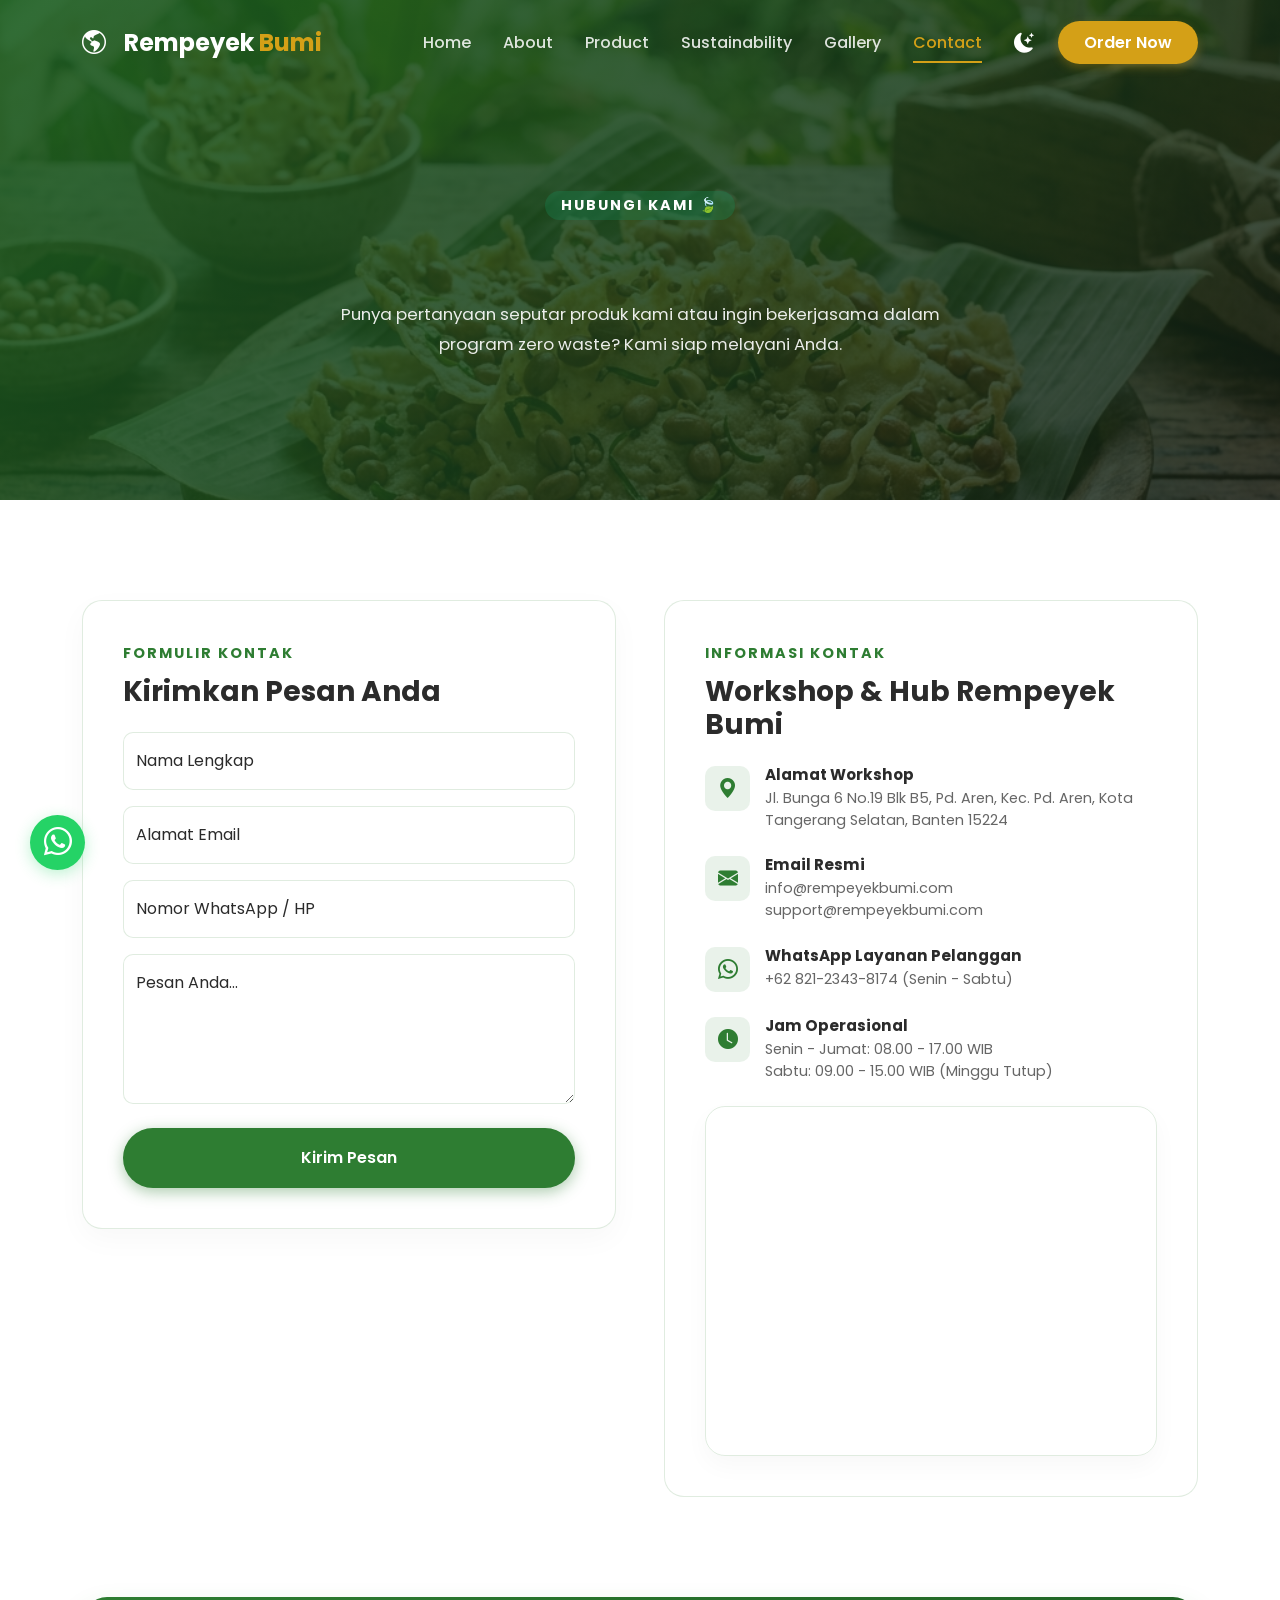
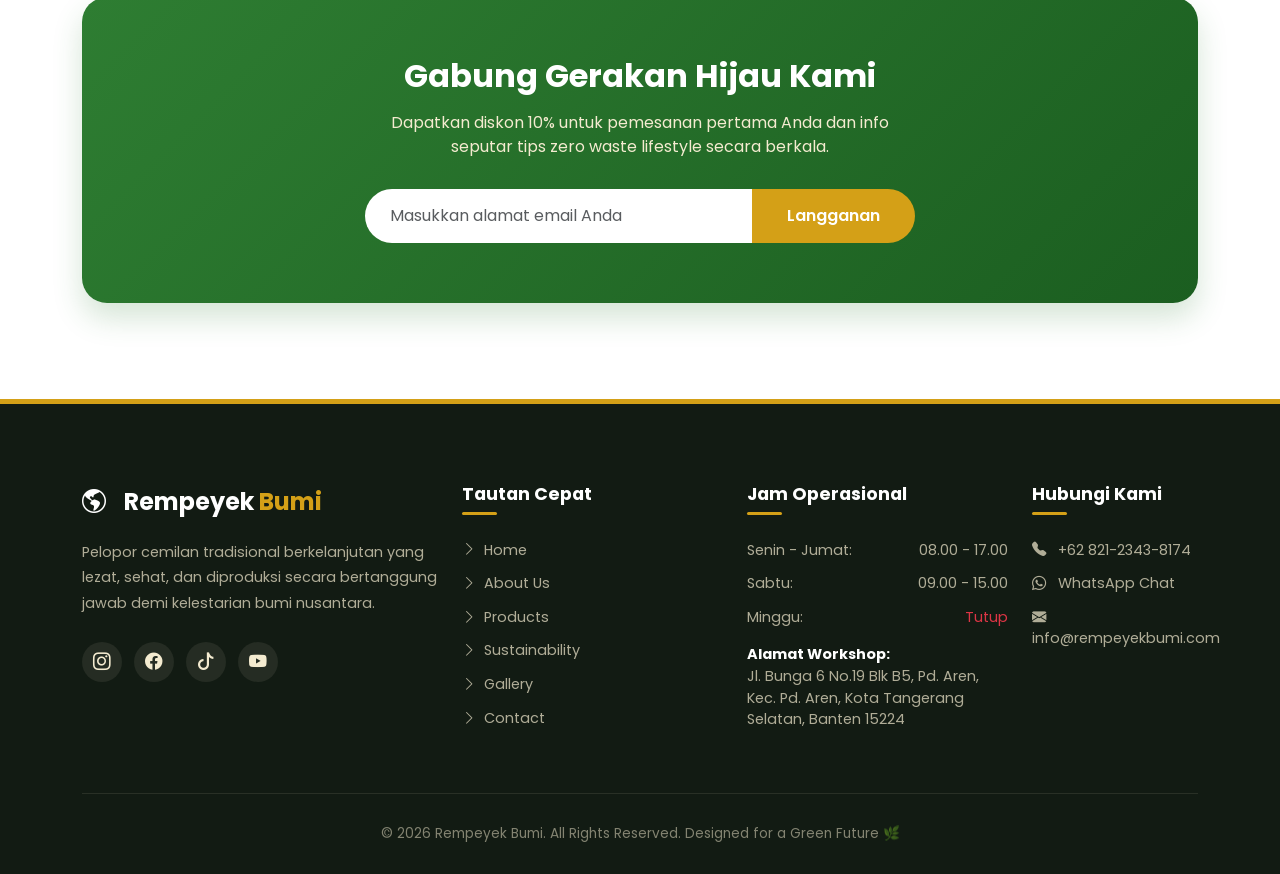
<file: contact.html>
<!DOCTYPE html>
<html lang="id">
<head>
    <meta charset="UTF-8">
    <meta name="viewport" content="width=device-width, initial-scale=1.0">
    <title>Hubungi Kami | Rempeyek Bumi</title>
    <meta name="description" content="Hubungi tim Rempeyek Bumi untuk pemesanan khusus, kerjasama kemitraan UMKM, atau pertanyaan seputar zero waste.">
    <meta name="keywords" content="Kontak Rempeyek Bumi, Hubungi Kami Sleman, Alamat Rempeyek Bumi, WhatsApp Admin Rempeyek Bumi">

    <!-- Favicon -->
    <link rel="icon" type="image/png" href="assets/logo.png" onerror="this.src='https://cdn-icons-png.flaticon.com/512/188/188333.png'">

    <!-- Google Fonts (Poppins) -->
    <link rel="preconnect" href="https://fonts.googleapis.com">
    <link rel="preconnect" href="https://fonts.gstatic.com" crossorigin>
    <link href="https://fonts.googleapis.com/css2?family=Poppins:ital,wght@0,300;0,400;0,500;0,600;0,700;0,800;1,400&display=swap" rel="stylesheet">

    <!-- Bootstrap 5 CSS -->
    <link href="https://cdn.jsdelivr.net/npm/bootstrap@5.3.3/dist/css/bootstrap.min.css" rel="stylesheet">
    
    <!-- Bootstrap Icons -->
    <link href="https://cdn.jsdelivr.net/npm/bootstrap-icons@1.11.3/font/bootstrap-icons.min.css" rel="stylesheet">

    <!-- Custom CSS -->
    <link rel="stylesheet" href="css/style.css">
    <link rel="stylesheet" href="css/responsive.css">
</head>
<body>

    <!-- Preloader -->
    <div id="preloader">
        <div class="spinner"></div>
    </div>

    <!-- Scroll Progress Bar -->
    <div class="scroll-progress-container">
        <div class="scroll-progress-bar"></div>
    </div>

    <!-- Sticky Navbar -->
    <nav class="navbar navbar-expand-lg fixed-top">
        <div class="container">
            <a class="navbar-brand" href="index.html">
                <i class="bi bi-globe-americas text-accent me-2"></i>
                <span class="fw-bold">Rempeyek <span style="color: var(--accent-color);">Bumi</span></span>
            </a>
            
            <div class="d-flex align-items-center d-lg-none gap-2">
                <!-- Dark Mode Toggle Mobile -->
                <button class="theme-toggle-btn" id="themeToggleMobile" onclick="document.getElementById('themeToggle').click()" aria-label="Toggle Theme">
                    <i class="bi bi-moon-stars-fill"></i>
                </button>
                <button class="navbar-toggler" type="button" data-bs-toggle="collapse" data-bs-target="#navbarNav" aria-controls="navbarNav" aria-expanded="false" aria-label="Toggle navigation">
                    <span class="navbar-toggler-icon"></span>
                </button>
            </div>

            <div class="collapse navbar-collapse" id="navbarNav">
                <ul class="navbar-nav ms-auto align-items-lg-center">
                    <li class="nav-item">
                        <a class="nav-link" href="index.html">Home</a>
                    </li>
                    <li class="nav-item">
                        <a class="nav-link" href="about.html">About</a>
                    </li>
                    <li class="nav-item">
                        <a class="nav-link" href="product.html">Product</a>
                    </li>
                    <li class="nav-item">
                        <a class="nav-link" href="sustainability.html">Sustainability</a>
                    </li>
                    <li class="nav-item">
                        <a class="nav-link" href="sustainability.html#gallery">Gallery</a>
                    </li>
                    <li class="nav-item">
                        <a class="nav-link" href="contact.html">Contact</a>
                    </li>
                    <!-- Dark Mode Toggle Desktop -->
                    <li class="nav-item d-none d-lg-block ms-2 me-3">
                        <button class="theme-toggle-btn" id="themeToggle" aria-label="Toggle Theme">
                            <i class="bi bi-moon-stars-fill"></i>
                        </button>
                    </li>
                    <li class="nav-item">
                        <a class="btn-nav-order" href="product.html">Order Now</a>
                    </li>
                </ul>
            </div>
        </div>
    </nav>

    <!-- Header Section -->
    <header class="hero-section" style="background-image: url('img/hero-bg.png'); height: 50vh; min-height: 500px; padding-top: 90px;">
        <div class="hero-overlay" style="background: linear-gradient(135deg, rgba(27, 94, 32, 0.9) 0%, rgba(18, 27, 19, 0.8) 100%);"></div>
        <div class="container text-center hero-content">
            <span class="section-tag text-white bg-success px-3 py-1 rounded-pill mb-3 fs-7" style="--bs-bg-opacity: .35;">
                Hubungi Kami 🍃
            </span>
            <h1 class="hero-title" style="font-size: 2.75rem;">Mari Berkolaborasi</h1>
            <p class="hero-desc mx-auto" style="max-width: 600px; font-size: 1.05rem;">
                Punya pertanyaan seputar produk kami atau ingin bekerjasama dalam program zero waste? Kami siap melayani Anda.
            </p>
        </div>
    </header>

    <!-- Main Contact Section -->
    <section class="section-padding" id="contactSection">
        <div class="container">
            <div class="row g-5">
                
                <!-- Kiri: Form Kolom -->
                <div class="col-lg-6 fade-up-element">
                    <div class="contact-form-container">
                        <span class="section-tag">Formulir Kontak</span>
                        <h3 class="fw-bold kirim mb-4">Kirimkan Pesan Anda</h3>
                        
                        <form id="contactForm" novalidate>
                            <!-- Nama -->
                            <div class="form-floating mb-3">
                                <input type="text" class="form-control" id="contactName" placeholder=" " data-placeholder="Contoh: Budi Santoso" required minlength="3">
                                <label for="contactName">Nama Lengkap</label>
                                <div class="invalid-feedback">Silakan masukkan nama lengkap minimal 3 karakter.</div>
                            </div>
                            
                            <!-- Email -->
                            <div class="form-floating mb-3">
                                <input type="email" class="form-control" id="contactEmail" placeholder=" " data-placeholder="Contoh: budi@gmail.com" required>
                                <label for="contactEmail">Alamat Email</label>
                                <div class="invalid-feedback">Silakan masukkan alamat email yang valid.</div>
                            </div>
                            
                            <!-- No HP -->
                            <div class="form-floating mb-3">
                                <input type="tel" class="form-control" id="contactPhone" placeholder=" " data-placeholder="Contoh: 08123456789" required pattern="^[0-9]{9,14}$">
                                <label for="contactPhone">Nomor WhatsApp / HP</label>
                                <div class="invalid-feedback">Silakan masukkan nomor telepon yang valid (9-14 digit angka).</div>
                            </div>
                            
                            <!-- Pesan -->
                            <div class="form-floating mb-4">
                                <textarea class="form-control" id="contactMessage" placeholder=" " data-placeholder="Tuliskan pertanyaan Anda di sini minimal 10 karakter..." style="height: 150px" required minlength="10"></textarea>
                                <label for="contactMessage">Pesan Anda...</label>
                                <div class="invalid-feedback">Silakan ketik pesan minimal 10 karakter.</div>
                            </div>
                            
                            <button type="submit" class="btn btn-primary-custom w-100 py-3">Kirim Pesan</button>
                        </form>
                    </div>
                </div>

                <!-- Kanan: Info & Maps Kolom -->
                <div class="col-lg-6 fade-up-element">
                    <div class="contact-info-card d-flex flex-column justify-content-between">
                        <div>
                            <span class="section-tag">Informasi Kontak</span>
                            <h3 class="fw-bold kirim mb-4">Workshop & Hub Rempeyek Bumi</h3>
                            
                            <!-- Alamat -->
                            <div class="contact-info-item">
                                <div class="contact-info-icon"><i class="bi bi-geo-alt-fill"></i></div>
                                <div>
                                    <h6>Alamat Workshop</h6>
                                    <p>Jl. Bunga 6 No.19 Blk B5, Pd. Aren, Kec. Pd. Aren, Kota Tangerang Selatan, Banten 15224</p>
                                </div>
                            </div>
                            <!-- Email -->
                            <div class="contact-info-item">
                                <div class="contact-info-icon"><i class="bi bi-envelope-fill"></i></div>
                                <div>
                                    <h6>Email Resmi</h6>
                                    <p>info@rempeyekbumi.com<br>support@rempeyekbumi.com</p>
                                </div>
                            </div>
                            <!-- WhatsApp -->
                            <div class="contact-info-item">
                                <div class="contact-info-icon"><i class="bi bi-whatsapp"></i></div>
                                <div>
                                    <h6>WhatsApp Layanan Pelanggan</h6>
                                    <p>+62 821-2343-8174 (Senin - Sabtu)</p>
                                </div>
                            </div>
                            <!-- Jam Operasional -->
                            <div class="contact-info-item">
                                <div class="contact-info-icon"><i class="bi bi-clock-fill"></i></div>
                                <div>
                                    <h6>Jam Operasional</h6>
                                    <p>Senin - Jumat: 08.00 - 17.00 WIB<br>Sabtu: 09.00 - 15.00 WIB (Minggu Tutup)</p>
                                </div>
                            </div>
                        </div>

                        <!-- Google Maps Placeholder -->
                        <div class="map-container mt-4">
                            <!-- Responsive Google Maps Embed of Sleman, Yogyakarta -->
                            <iframe src="https://www.google.com/maps/embed?pb=!1m18!1m12!1m3!1d7486.814221229399!2d106.71906900227643!3d-6.263514468364481!2m3!1f0!2f0!3f0!3m2!1i1024!2i768!4f13.1!3m3!1m2!1s0x2e69fb001ce1757d%3A0xbe93c3b0c04a121e!2srumah%20gilang%20wicaksana!5e0!3m2!1sid!2sid!4v1783871204643!5m2!1sid!2sid" width="600" height="450" style="border:0;" allowfullscreen="" loading="lazy" referrerpolicy="strict-origin-when-cross-origin"></iframe>
                        </div>
                    </div>
                </div>

            </div>
        </div>
    </section>

    <!-- Bottom Newsletter Area -->
    <section class="container pb-5 mb-5">
        <div class="newsletter-card">
            <h3>Gabung Gerakan Hijau Kami</h3>
            <p>Dapatkan diskon 10% untuk pemesanan pertama Anda dan info seputar tips zero waste lifestyle secara berkala.</p>
            <form class="newsletter-form" id="newsletterForm">
                <div class="input-group">
                    <input type="email" class="form-control newsletter-input" placeholder="Masukkan alamat email Anda" required aria-label="Email Address">
                    <button class="btn btn-newsletter" type="submit">Langganan</button>
                </div>
            </form>
        </div>
    </section>

    <!-- Footer -->
    <footer class="footer">
        <div class="container">
            <div class="row g-4">
                <div class="col-lg-4 col-md-6">
                    <a class="footer-brand" href="index.html">
                        <i class="bi bi-globe-americas text-accent me-2"></i>
                        <span>Rempeyek <span style="color: var(--accent-color);">Bumi</span></span>
                    </a>
                    <p class="footer-desc">
                        Pelopor cemilan tradisional berkelanjutan yang lezat, sehat, dan diproduksi secara bertanggung jawab demi kelestarian bumi nusantara.
                    </p>
                    <div class="social-links">
                        <a href="https://www.instagram.com/khaisnn._?igsh=MTc2MHhnMnBtcmVt" target="_blank" class="social-btn" aria-label="Instagram"><i class="bi bi-instagram"></i></a>
                        <a href="https://www.facebook.com/share/1BVvn6sjpz/" target="_blank" class="social-btn" aria-label="Facebook"><i class="bi bi-facebook"></i></a>
                        <a href="https://www.tiktok.com/@yourxsann?_r=1&_t=ZS-97o7vUn1RNF" target="_blank" class="social-btn" aria-label="TikTok"><i class="bi bi-tiktok"></i></a>
                        <a href="https://youtube.com/@khaisannn23?si=ydVSFbHkWkZwmYi2" target="_blank" class="social-btn" aria-label="YouTube"><i class="bi bi-youtube"></i></a>
                    </div>
                </div>
                
                <div class="col-lg-3 col-md-6">
                    <h5 class="footer-title">Tautan Cepat</h5>
                    <ul class="footer-links">
                        <li><a href="index.html"><i class="bi bi-chevron-right me-1"></i> Home</a></li>
                        <li><a href="about.html"><i class="bi bi-chevron-right me-1"></i> About Us</a></li>
                        <li><a href="product.html"><i class="bi bi-chevron-right me-1"></i> Products</a></li>
                        <li><a href="sustainability.html"><i class="bi bi-chevron-right me-1"></i> Sustainability</a></li>
                        <li><a href="sustainability.html#gallery"><i class="bi bi-chevron-right me-1"></i> Gallery</a></li>
                        <li><a href="contact.html"><i class="bi bi-chevron-right me-1"></i> Contact</a></li>
                    </ul>
                </div>

                <div class="col-lg-3 col-md-6">
                    <h5 class="footer-title">Jam Operasional</h5>
                    <ul class="footer-links" style="color: rgba(244, 235, 208, 0.7);">
                        <li class="d-flex justify-content-between"><span>Senin - Jumat:</span> <span>08.00 - 17.00</span></li>
                        <li class="d-flex justify-content-between"><span>Sabtu:</span> <span>09.00 - 15.00</span></li>
                        <li class="d-flex justify-content-between"><span>Minggu:</span> <span class="text-danger">Tutup</span></li>
                        <li class="mt-3">
                            <span class="d-block fw-bold text-white">Alamat Workshop:</span>
                            Jl. Bunga 6 No.19 Blk B5, Pd. Aren, Kec. Pd. Aren, Kota Tangerang Selatan, Banten 15224
                        </li>
                    </ul>
                </div>

                <div class="col-lg-2 col-md-6">
                    <h5 class="footer-title">Hubungi Kami</h5>
                    <ul class="footer-links">
                        <li><a href="tel:+6282123438174"><i class="bi bi-telephone-fill me-2 text-accent"></i> +62 821-2343-8174</a></li>
                        <li><a href="https://wa.me/6282123438174" target="_blank"><i class="bi bi-whatsapp me-2 text-accent"></i> WhatsApp Chat</a></li>
                        <li><a href="mailto:info@rempeyekbumi.com"><i class="bi bi-envelope-fill me-2 text-accent"></i> info@rempeyekbumi.com</a></li>
                    </ul>
                </div>
            </div>
            
            <div class="footer-bottom">
                <p class="mb-0">&copy; 2026 Rempeyek Bumi. All Rights Reserved. Designed for a Green Future 🌿</p>
            </div>
        </div>
    </footer>

    <!-- Back to Top Button -->
    <button class="back-to-top" aria-label="Scroll Back to Top">
        <i class="bi bi-arrow-up-short"></i>
    </button>

    <!-- Floating WhatsApp Button -->
    <a href="https://wa.me/6281234567890" target="_blank" class="whatsapp-float" aria-label="Contact via WhatsApp">
        <i class="bi bi-whatsapp"></i>
    </a>

    <!-- Toast Notification Container -->
    <div class="toast-container position-fixed bottom-0 end-0 p-3" id="toastContainer"></div>

    <!-- Bootstrap 5 Bundle with Popper -->
    <script src="https://cdn.jsdelivr.net/npm/bootstrap@5.3.3/dist/js/bootstrap.bundle.min.js"></script>
    
    <!-- Custom JS -->
    <script src="js/script.js"></script>
</body>
</html>
</file>
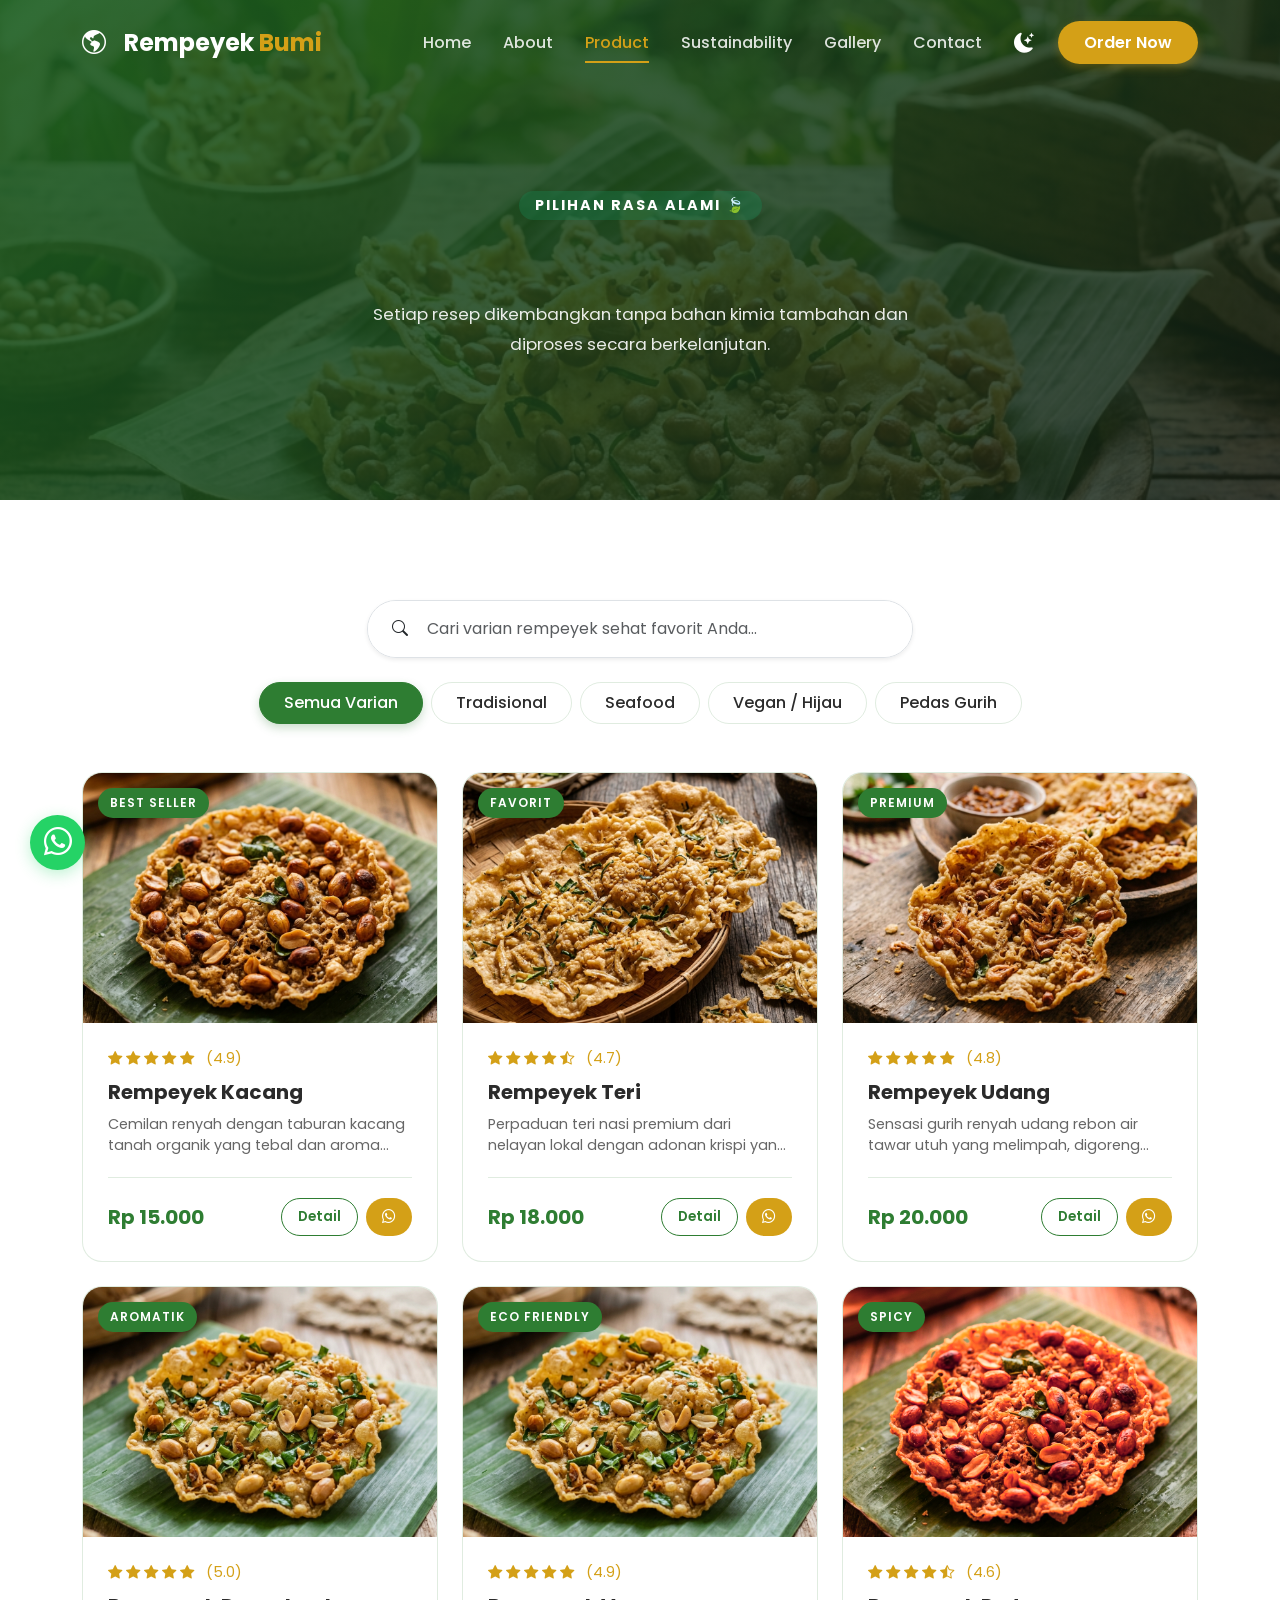
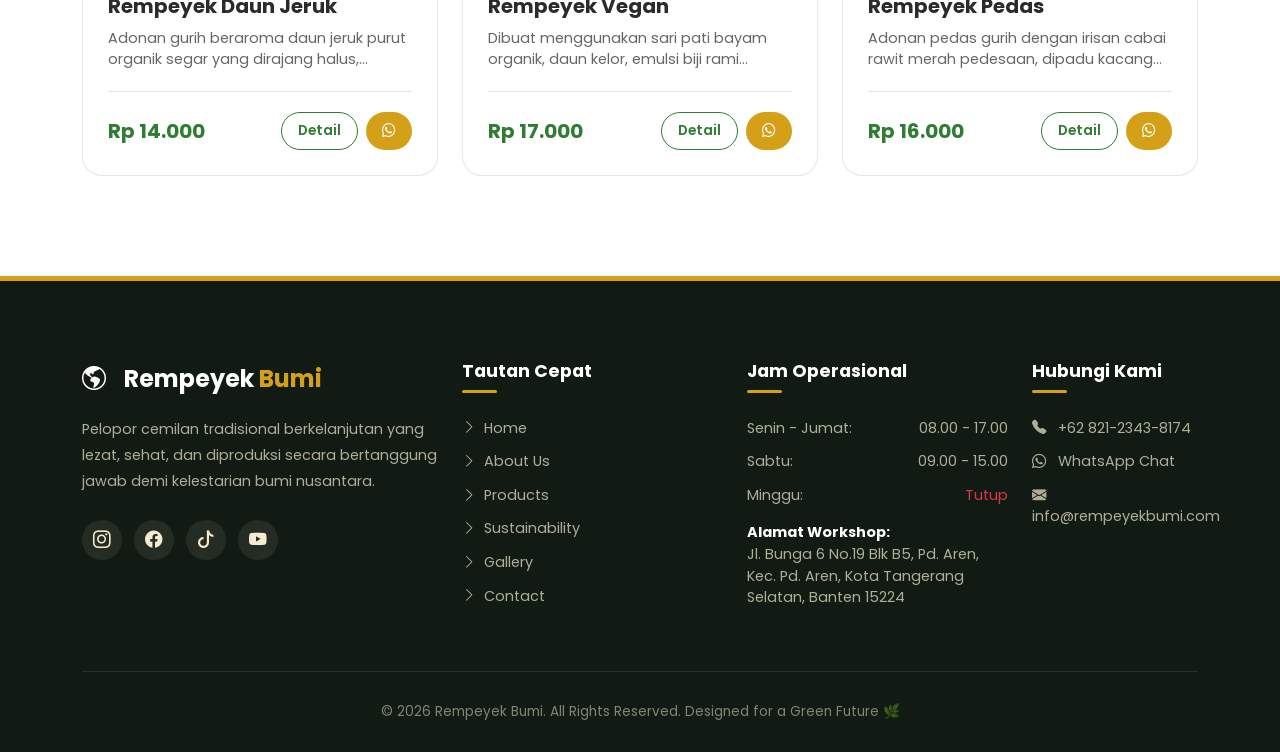
<file: product.html>
<!DOCTYPE html>
<html lang="id">
<head>
    <meta charset="UTF-8">
    <meta name="viewport" content="width=device-width, initial-scale=1.0">
    <title>Katalog Produk | Rempeyek Bumi</title>
    <meta name="description" content="Jelajahi berbagai pilihan rempeyek premium sehat: Rempeyek Kacang, Teri, Udang, Daun Jeruk, Vegan, dan Pedas yang ramah lingkungan.">
    <meta name="keywords" content="Produk Rempeyek Bumi, Rempeyek Kacang, Rempeyek Teri, Rempeyek Vegan, Cemilan Sehat Tradisional">

    <!-- Favicon -->
    <link rel="icon" type="image/png" href="assets/logo.png" onerror="this.src='https://cdn-icons-png.flaticon.com/512/188/188333.png'">

    <!-- Google Fonts (Poppins) -->
    <link rel="preconnect" href="https://fonts.googleapis.com">
    <link rel="preconnect" href="https://fonts.gstatic.com" crossorigin>
    <link href="https://fonts.googleapis.com/css2?family=Poppins:ital,wght@0,300;0,400;0,500;0,600;0,700;0,800;1,400&display=swap" rel="stylesheet">

    <!-- Bootstrap 5 CSS -->
    <link href="https://cdn.jsdelivr.net/npm/bootstrap@5.3.3/dist/css/bootstrap.min.css" rel="stylesheet">
    
    <!-- Bootstrap Icons -->
    <link href="https://cdn.jsdelivr.net/npm/bootstrap-icons@1.11.3/font/bootstrap-icons.min.css" rel="stylesheet">

    <!-- Custom CSS -->
    <link rel="stylesheet" href="css/style.css">
    <link rel="stylesheet" href="css/responsive.css">
</head>
<body>

    <!-- Preloader -->
    <div id="preloader">
        <div class="spinner"></div>
    </div>

    <!-- Scroll Progress Bar -->
    <div class="scroll-progress-container">
        <div class="scroll-progress-bar"></div>
    </div>

    <!-- Sticky Navbar -->
    <nav class="navbar navbar-expand-lg fixed-top">
        <div class="container">
            <a class="navbar-brand" href="index.html">
                <i class="bi bi-globe-americas text-accent me-2"></i>
                <span class="fw-bold">Rempeyek <span style="color: var(--accent-color);">Bumi</span></span>
            </a>
            
            <div class="d-flex align-items-center d-lg-none gap-2">
                <!-- Dark Mode Toggle Mobile -->
                <button class="theme-toggle-btn" id="themeToggleMobile" onclick="document.getElementById('themeToggle').click()" aria-label="Toggle Theme">
                    <i class="bi bi-moon-stars-fill"></i>
                </button>
                <button class="navbar-toggler" type="button" data-bs-toggle="collapse" data-bs-target="#navbarNav" aria-controls="navbarNav" aria-expanded="false" aria-label="Toggle navigation">
                    <span class="navbar-toggler-icon"></span>
                </button>
            </div>

            <div class="collapse navbar-collapse" id="navbarNav">
                <ul class="navbar-nav ms-auto align-items-lg-center">
                    <li class="nav-item">
                        <a class="nav-link" href="index.html">Home</a>
                    </li>
                    <li class="nav-item">
                        <a class="nav-link" href="about.html">About</a>
                    </li>
                    <li class="nav-item">
                        <a class="nav-link" href="product.html">Product</a>
                    </li>
                    <li class="nav-item">
                        <a class="nav-link" href="sustainability.html">Sustainability</a>
                    </li>
                    <li class="nav-item">
                        <a class="nav-link" href="sustainability.html#gallery">Gallery</a>
                    </li>
                    <li class="nav-item">
                        <a class="nav-link" href="contact.html">Contact</a>
                    </li>
                    <!-- Dark Mode Toggle Desktop -->
                    <li class="nav-item d-none d-lg-block ms-2 me-3">
                        <button class="theme-toggle-btn" id="themeToggle" aria-label="Toggle Theme">
                            <i class="bi bi-moon-stars-fill"></i>
                        </button>
                    </li>
                    <li class="nav-item">
                        <a class="btn-nav-order" href="product.html">Order Now</a>
                    </li>
                </ul>
            </div>
        </div>
    </nav>

    <!-- Header Section -->
    <header class="hero-section" style="background-image: url('img/hero-bg.png'); height: 50vh; min-height: 500px; padding-top: 90px;">
        <div class="hero-overlay" style="background: linear-gradient(135deg, rgba(27, 94, 32, 0.9) 0%, rgba(18, 27, 19, 0.8) 100%);"></div>
        <div class="container text-center hero-content">
            <span class="section-tag text-white bg-success px-3 py-1 rounded-pill mb-3 fs-7" style="--bs-bg-opacity: .35;">
                Pilihan Rasa Alami 🍃
            </span>
            <h1 class="hero-title" style="font-size: 2.75rem;">Katalog Sehat & Lezat</h1>
            <p class="hero-desc mx-auto" style="max-width: 600px; font-size: 1.05rem;">
                Setiap resep dikembangkan tanpa bahan kimia tambahan dan diproses secara berkelanjutan.
            </p>
        </div>
    </header>

    <!-- Product Grid & Search Section -->
    <section class="section-padding" id="catalog">
        <div class="container">
            <!-- Search & Filters Container -->
            <div class="row mb-5 justify-content-center">
                <div class="col-lg-6 mb-4 mb-lg-0">
                    <!-- Search Input -->
                    <div class="input-group shadow-sm rounded-pill overflow-hidden border">
                        <span class="input-group-text bg-white border-0 ps-4 "><i class="bi bi-search"></i></span>
                        <input type="text" class="form-control border-0 py-3 ps-2 text-dark" id="productSearch" placeholder="Cari varian rempeyek sehat favorit Anda...">
                    </div>
                </div>
                <div class="col-lg-12 mt-4 text-center">
                    <!-- Categories badges -->
                    <div class="d-flex flex-wrap justify-content-center gap-2">
                        <button class="product-filter-btn active" data-filter="all">Semua Varian</button>
                        <button class="product-filter-btn" data-filter="traditional">Tradisional</button>
                        <button class="product-filter-btn" data-filter="seafood">Seafood</button>
                        <button class="product-filter-btn" data-filter="vegan">Vegan / Hijau</button>
                        <button class="product-filter-btn" data-filter="spicy">Pedas Gurih</button>
                    </div>
                </div>
            </div>

            <!-- Empty State Message -->
            <div id="noProductsMessage" class="text-center py-5" style="display: none;">
                <i class="bi bi-emoji-frown " style="font-size: 3rem;"></i>
                <h4 class="mt-3 fw-bold">Varian Tidak Ditemukan</h4>
                <p class="">Cobalah mencari kata kunci lain atau pilih filter kategori yang berbeda.</p>
            </div>

            <!-- Product Grid -->
            <div class="row row-cols-1 row-cols-sm-2 row-cols-lg-3 g-4" id="productGrid">
                
                <!-- 1. Rempeyek Kacang -->
                <div class="col product-col">
                    <div class="product-card" data-category="traditional">
                        <div class="product-img-container">
                            <span class="product-badge">Best Seller</span>
                            <img src="img/prod-kacang.png" alt="Rempeyek Kacang" class="product-img" onerror="this.src='https://images.unsplash.com/photo-1599599810769-bcde5a160d32?auto=format&fit=crop&w=600&q=80'">
                        </div>
                        <div class="product-body">
                            <div class="product-rating">
                                <i class="bi bi-star-fill"></i>
                                <i class="bi bi-star-fill"></i>
                                <i class="bi bi-star-fill"></i>
                                <i class="bi bi-star-fill"></i>
                                <i class="bi bi-star-fill"></i>
                                <span class=" ms-2 fs-7">(4.9)</span>
                            </div>
                            <h3 class="product-title">Rempeyek Kacang</h3>
                            <p class="product-desc">Cemilan renyah dengan taburan kacang tanah organik yang tebal dan aroma kencur serta bawang putih segar pedesaan.</p>
                            <div class="product-footer">
                                <span class="product-price">Rp 15.000</span>
                                <div class="d-flex gap-2">
                                    <button class="btn-product-detail" data-bs-toggle="modal" data-bs-target="#modal-kacang">Detail</button>
                                    <button class="btn-product-order" onclick="orderProductViaWhatsApp('Rempeyek Kacang', 'Rp 15.000')"><i class="bi bi-whatsapp"></i></button>
                                </div>
                            </div>
                        </div>
                    </div>
                </div>

                <!-- 2. Rempeyek Teri -->
                <div class="col product-col">
                    <div class="product-card" data-category="seafood">
                        <div class="product-img-container">
                            <span class="product-badge">Favorit</span>
                            <img src="img/prod-teri.png" alt="Rempeyek Teri" class="product-img" onerror="this.src='https://images.unsplash.com/photo-1534080391025-a7c065f41ae1?auto=format&fit=crop&w=600&q=80'">
                        </div>
                        <div class="product-body">
                            <div class="product-rating">
                                <i class="bi bi-star-fill"></i>
                                <i class="bi bi-star-fill"></i>
                                <i class="bi bi-star-fill"></i>
                                <i class="bi bi-star-fill"></i>
                                <i class="bi bi-star-half"></i>
                                <span class=" ms-2 fs-7">(4.7)</span>
                            </div>
                            <h3 class="product-title ">Rempeyek Teri</h3>
                            <p class="product-desc">Perpaduan teri nasi premium dari nelayan lokal dengan adonan krispi yang gurih gurih asin gurih alami.</p>
                            <div class="product-footer">
                                <span class="product-price">Rp 18.000</span>
                                <div class="d-flex gap-2">
                                    <button class="btn-product-detail" data-bs-toggle="modal" data-bs-target="#modal-teri">Detail</button>
                                    <button class="btn-product-order" onclick="orderProductViaWhatsApp('Rempeyek Teri', 'Rp 18.000')"><i class="bi bi-whatsapp"></i></button>
                                </div>
                            </div>
                        </div>
                    </div>
                </div>

                <!-- 3. Rempeyek Udang -->
                <div class="col product-col">
                    <div class="product-card" data-category="seafood">
                        <div class="product-img-container">
                            <span class="product-badge">Premium</span>
                            <img src="img/prod-udang.png" alt="Rempeyek Udang" class="product-img" onerror="this.src='https://images.unsplash.com/photo-1534422298391-e4f8c172dddb?auto=format&fit=crop&w=600&q=80'">
                        </div>
                        <div class="product-body">
                            <div class="product-rating">
                                <i class="bi bi-star-fill"></i>
                                <i class="bi bi-star-fill"></i>
                                <i class="bi bi-star-fill"></i>
                                <i class="bi bi-star-fill"></i>
                                <i class="bi bi-star-fill"></i>
                                <span class=" ms-2 fs-7">(4.8)</span>
                            </div>
                            <h3 class="product-title ">Rempeyek Udang</h3>
                            <p class="product-desc">Sensasi gurih renyah udang rebon air tawar utuh yang melimpah, digoreng kering tanpa sisa minyak jelantah.</p>
                            <div class="product-footer">
                                <span class="product-price">Rp 20.000</span>
                                <div class="d-flex gap-2">
                                    <button class="btn-product-detail" data-bs-toggle="modal" data-bs-target="#modal-udang">Detail</button>
                                    <button class="btn-product-order" onclick="orderProductViaWhatsApp('Rempeyek Udang', 'Rp 20.000')"><i class="bi bi-whatsapp"></i></button>
                                </div>
                            </div>
                        </div>
                    </div>
                </div>

                <!-- 4. Rempeyek Daun Jeruk -->
                <div class="col product-col">
                    <div class="product-card" data-category="vegan">
                        <div class="product-img-container">
                            <span class="product-badge">Aromatik</span>
                            <img src="img/prod-daunjeruk.png" alt="Rempeyek Daun Jeruk" class="product-img" onerror="this.src='https://images.unsplash.com/photo-1596701062351-8c2c14d1fdd0?auto=format&fit=crop&w=600&q=80'">
                        </div>
                        <div class="product-body">
                            <div class="product-rating">
                                <i class="bi bi-star-fill"></i>
                                <i class="bi bi-star-fill"></i>
                                <i class="bi bi-star-fill"></i>
                                <i class="bi bi-star-fill"></i>
                                <i class="bi bi-star-fill"></i>
                                <span class=" ms-2 fs-7">(5.0)</span>
                            </div>
                            <h3 class="product-title ">Rempeyek Daun Jeruk</h3>
                            <p class="product-desc">Adonan gurih beraroma daun jeruk purut organik segar yang dirajang halus, memberikan kesegaran rasa aromatik alami.</p>
                            <div class="product-footer">
                                <span class="product-price">Rp 14.000</span>
                                <div class="d-flex gap-2">
                                    <button class="btn-product-detail" data-bs-toggle="modal" data-bs-target="#modal-daunjeruk">Detail</button>
                                    <button class="btn-product-order" onclick="orderProductViaWhatsApp('Rempeyek Daun Jeruk', 'Rp 14.000')"><i class="bi bi-whatsapp"></i></button>
                                </div>
                            </div>
                        </div>
                    </div>
                </div>

                <!-- 5. Rempeyek Vegan -->
                <div class="col product-col">
                    <div class="product-card" data-category="vegan">
                        <div class="product-img-container">
                            <span class="product-badge">Eco Friendly</span>
                            <img src="img/prod-vegan.png" alt="Rempeyek Vegan" class="product-img" onerror="this.src='https://images.unsplash.com/photo-1534422298391-e4f8c172dddb?auto=format&fit=crop&w=600&q=80'">
                        </div>
                        <div class="product-body">
                            <div class="product-rating">
                                <i class="bi bi-star-fill"></i>
                                <i class="bi bi-star-fill"></i>
                                <i class="bi bi-star-fill"></i>
                                <i class="bi bi-star-fill"></i>
                                <i class="bi bi-star-fill"></i>
                                <span class=" ms-2 fs-7">(4.9)</span>
                            </div>
                            <h3 class="product-title ">Rempeyek Vegan</h3>
                            <p class="product-desc">Dibuat menggunakan sari pati bayam organik, daun kelor, emulsi biji rami (flaxseed), tanpa telur maupun kaldu hewani.</p>
                            <div class="product-footer">
                                <span class="product-price">Rp 17.000</span>
                                <div class="d-flex gap-2">
                                    <button class="btn-product-detail" data-bs-toggle="modal" data-bs-target="#modal-vegan">Detail</button>
                                    <button class="btn-product-order" onclick="orderProductViaWhatsApp('Rempeyek Vegan', 'Rp 17.000')"><i class="bi bi-whatsapp"></i></button>
                                </div>
                            </div>
                        </div>
                    </div>
                </div>

                <!-- 6. Rempeyek Pedas -->
                <div class="col product-col">
                    <div class="product-card" data-category="spicy">
                        <div class="product-img-container">
                            <span class="product-badge">Spicy</span>
                            <img src="img/prod-pedas.png" alt="Rempeyek Pedas" class="product-img" style="filter: sepia(0.15) saturate(1.7) hue-rotate(-20deg);" onerror="this.src='https://images.unsplash.com/photo-1599599810769-bcde5a160d32?auto=format&fit=crop&w=600&q=80'">
                        </div>
                        <div class="product-body">
                            <div class="product-rating">
                                <i class="bi bi-star-fill"></i>
                                <i class="bi bi-star-fill"></i>
                                <i class="bi bi-star-fill"></i>
                                <i class="bi bi-star-fill"></i>
                                <i class="bi bi-star-half"></i>
                                <span class=" ms-2 fs-7">(4.6)</span>
                            </div>
                            <h3 class="product-title ">Rempeyek Pedas</h3>
                            <p class="product-desc">Adonan pedas gurih dengan irisan cabai rawit merah pedesaan, dipadu kacang tanah renyah. Sangat cocok bagi pecinta pedas.</p>
                            <div class="product-footer">
                                <span class="product-price">Rp 16.000</span>
                                <div class="d-flex gap-2">
                                    <button class="btn-product-detail" data-bs-toggle="modal" data-bs-target="#modal-pedas">Detail</button>
                                    <button class="btn-product-order" onclick="orderProductViaWhatsApp('Rempeyek Pedas', 'Rp 16.000')"><i class="bi bi-whatsapp"></i></button>
                                </div>
                            </div>
                        </div>
                    </div>
                </div>

            </div>
        </div>
    </section>

    <!-- Modals untuk Detail Produk -->
    <!-- Modal 1: Kacang -->
    <div class="modal fade" id="modal-kacang" tabindex="-1" aria-hidden="true">
        <div class="modal-dialog modal-dialog-centered">
            <div class="modal-content" style="background-color: var(--card-bg);">
                <div class="modal-header border-0 pb-0">
                    <h5 class="modal-title fw-bold text-success"><i class="bi bi-leaf-fill me-2"></i>Rempeyek Kacang</h5>
                    <button type="button" class="btn-close" data-bs-dismiss="modal" aria-label="Close"></button>
                </div>
                <div class="modal-body py-4">
                    <img src="img/prod-kacang.png" class="img-fluid rounded-3 mb-3 w-100" style="height: 220px; object-fit: cover;" onerror="this.src='https://images.unsplash.com/photo-1599599810769-bcde5a160d32?auto=format&fit=crop&w=500&q=80'">
                    <p class=" fs-7" style="opacity: 0.6;">Varian paling digemari sepanjang masa. Dibuat dengan resep otentik warisan Sleman dengan kacang pilihan.</p>
                    
                    <h6 class="fw-bold mt-3 ">Informasi Nilai Gizi (Per 50g)</h6>
                    <table class="table table-sm table-borderless  fs-7" >
                        <tr><td>Energi: 230 Kkal</td><td>Karbohidrat: 24 g</td></tr>
                        <tr><td>Protein: 6 g</td><td>Lemak Jenuh: 1.5 g (Rendah)</td></tr>
                        <tr><td>Natrium: 120 mg</td><td>Serat: 2 g</td></tr>
                    </table>

                    <h6 class="fw-bold mt-3 ">Komposisi Alami</h6>
                    <p class=" fs-7 mb-0"  style="opacity: 0.6;">Tepung Beras Organik, Tepung Sagu, Kacang Tanah Organik, Kemiri, Bawang Putih, Daun Jeruk Purut, Kencur, Minyak Kelapa Organik, Garam Himalaya.</p>

                    <h6 class="fw-bold mt-3 ">Kemasan Berkelanjutan</h6>
                    <p class=" fs-7 mb-0"  style="opacity: 0.6;"><i class="bi bi-check2 text-success me-1"></i> Biodegradable Cassava Bag (dalam)<br><i class="bi bi-check2 text-success me-1"></i> FSC-Certified Recycled Kraft paper bag (luar)</p>
                </div>
                <div class="modal-footer border-0">
                    <button type="button" class="btn btn-outline-secondary rounded-pill" data-bs-dismiss="modal">Tutup</button>
                    <button type="button" class="btn btn-primary-custom py-2 px-4" onclick="orderProductViaWhatsApp('Rempeyek Kacang', 'Rp 15.000')">Pesan Sekarang</button>
                </div>
            </div>
        </div>
    </div>

    <!-- Modal 2: Teri -->
    <div class="modal fade" id="modal-teri" tabindex="-1" aria-hidden="true">
        <div class="modal-dialog modal-dialog-centered">
            <div class="modal-content" style="background-color: var(--card-bg);">
                <div class="modal-header border-0 pb-0">
                    <h5 class="modal-title fw-bold text-success"><i class="bi bi-leaf-fill me-2"></i>Rempeyek Teri</h5>
                    <button type="button" class="btn-close" data-bs-dismiss="modal" aria-label="Close"></button>
                </div>
                <div class="modal-body py-4">
                    <img src="img/prod-teri.png" class="img-fluid rounded-3 mb-3 w-100" style="height: 220px; object-fit: cover;" onerror="this.src='https://images.unsplash.com/photo-1534080391025-a7c065f41ae1?auto=format&fit=crop&w=500&q=80'">
                    <p class=" fs-7"  style="opacity: 0.6;">Cemilan kaya kalsium dengan rasa asin gurih natural dari ikan teri nasi segar laut selatan Jawa.</p>
                    
                    <h6 class="fw-bold mt-3 ">Informasi Nilai Gizi (Per 50g)</h6>
                    <table class="table table-sm table-borderless  fs-7">
                        <tr><td>Energi: 220 Kkal</td><td>Karbohidrat: 22 g</td></tr>
                        <tr><td>Protein: 8 g (Kaya Kalsium)</td><td>Lemak Jenuh: 1.6 g</td></tr>
                        <tr><td>Natrium: 150 mg</td><td>Kalsium: 110 mg</td></tr>
                    </table>

                    <h6 class="fw-bold mt-3 ">Komposisi Alami</h6>
                    <p class=" fs-7 mb-0"  style="opacity: 0.6;">Tepung Beras, Tepung Sagu, Ikan Teri Nasi Pilihan, Telur Bebek Kampung, Bawang Putih, Ketumbar, Garam Himalaya, Minyak Kelapa Organik.</p>

                    <h6 class="fw-bold mt-3 ">Kemasan Berkelanjutan</h6>
                    <p class=" fs-7 mb-0"  style="opacity: 0.6;"><i class="bi bi-check2 text-success me-1"></i> Kantong cassava alami mudah terurai<br><i class="bi bi-check2 text-success me-1"></i> Paper box daur ulang ramah lingkungan</p>
                </div>
                <div class="modal-footer border-0">
                    <button type="button" class="btn btn-outline-secondary rounded-pill" data-bs-dismiss="modal">Tutup</button>
                    <button type="button" class="btn btn-primary-custom py-2 px-4" onclick="orderProductViaWhatsApp('Rempeyek Teri', 'Rp 18.000')">Pesan Sekarang</button>
                </div>
            </div>
        </div>
    </div>

    <!-- Modal 3: Udang -->
    <div class="modal fade" id="modal-udang" tabindex="-1" aria-hidden="true">
        <div class="modal-dialog modal-dialog-centered">
            <div class="modal-content" style="background-color: var(--card-bg);">
                <div class="modal-header border-0 pb-0">
                    <h5 class="modal-title fw-bold text-success"><i class="bi bi-leaf-fill me-2"></i>Rempeyek Udang</h5>
                    <button type="button" class="btn-close" data-bs-dismiss="modal" aria-label="Close"></button>
                </div>
                <div class="modal-body py-4">
                    <img src="img/prod-udang.png" class="img-fluid rounded-3 mb-3 w-100" style="height: 220px; object-fit: cover;" onerror="this.src='https://images.unsplash.com/photo-1534422298391-e4f8c172dddb?auto=format&fit=crop&w=500&q=80'">
                    <p class=" fs-7"  style="opacity: 0.6;">Rasa udang rebon kering yang garing berpadu dengan ketumbar organik. Aroma udangnya sangat wangi dan gurih.</p>
                    
                    <h6 class="fw-bold mt-3 ">Informasi Nilai Gizi (Per 50g)</h6>
                    <table class="table table-sm table-borderless  fs-7">
                        <tr><td>Energi: 240 Kkal</td><td>Karbohidrat: 23 g</td></tr>
                        <tr><td>Protein: 7 g</td><td>Lemak Jenuh: 1.8 g</td></tr>
                        <tr><td>Natrium: 140 mg</td><td>Zat Besi: 1.2 mg</td></tr>
                    </table>

                    <h6 class="fw-bold mt-3 ">Komposisi Alami</h6>
                    <p class=" fs-7 mb-0"  style="opacity: 0.6;">Tepung Beras Organik, Udang Rebon Kering Pilihan, Telur Bebek, Bawang Putih, Ketumbar Bubuk Organik, Minyak Kelapa Organik, Garam Laut Alami.</p>

                    <h6 class="fw-bold mt-3 ">Kemasan Berkelanjutan</h6>
                    <p class=" fs-7 mb-0"  style="opacity: 0.6;"><i class="bi bi-check2 text-success me-1"></i> Tas kertas kraft ramah bumi<br><i class="bi bi-check2 text-success me-1"></i> Bio-seal cassava pelindung kerenyahan</p>
                </div>
                <div class="modal-footer border-0">
                    <button type="button" class="btn btn-outline-secondary rounded-pill" data-bs-dismiss="modal">Tutup</button>
                    <button type="button" class="btn btn-primary-custom py-2 px-4" onclick="orderProductViaWhatsApp('Rempeyek Udang', 'Rp 20.000')">Pesan Sekarang</button>
                </div>
            </div>
        </div>
    </div>

    <!-- Modal 4: Daun Jeruk -->
    <div class="modal fade" id="modal-daunjeruk" tabindex="-1" aria-hidden="true">
        <div class="modal-dialog modal-dialog-centered">
            <div class="modal-content" style="background-color: var(--card-bg);">
                <div class="modal-header border-0 pb-0">
                    <h5 class="modal-title fw-bold text-success"><i class="bi bi-leaf-fill me-2"></i>Rempeyek Daun Jeruk</h5>
                    <button type="button" class="btn-close" data-bs-dismiss="modal" aria-label="Close"></button>
                </div>
                <div class="modal-body py-4">
                    <img src="img/prod-daunjeruk.png" class="img-fluid rounded-3 mb-3 w-100" style="height: 220px; object-fit: cover;" onerror="this.src='https://images.unsplash.com/photo-1596701062351-8c2c14d1fdd0?auto=format&fit=crop&w=500&q=80'">
                    <p class=" fs-7"  style="opacity: 0.6;">Cita rasa aromatik khas daun jeruk purut organik, disajikan tipis, tanpa tambahan lauk pauk protein hewani.</p>
                    
                    <h6 class="fw-bold mt-3 ">Informasi Nilai Gizi (Per 50g)</h6>
                    <table class="table table-sm table-borderless  fs-7">
                        <tr><td>Energi: 190 Kkal (Rendah Kalori)</td><td>Karbohidrat: 24 g</td></tr>
                        <tr><td>Protein: 3 g</td><td>Lemak Jenuh: 0.9 g</td></tr>
                        <tr><td>Natrium: 95 mg (Rendah Natrium)</td><td>Vitamin C: 4 mg</td></tr>
                    </table>

                    <h6 class="fw-bold mt-3 ">Komposisi Alami</h6>
                    <p class=" fs-7 mb-0"  style="opacity: 0.6;">Tepung Beras, Daun Jeruk Purut Segar, Kemiri, Bawang Putih, Kaldu Jamur Alami (Non-MSG), Minyak Kelapa Organik, Garam Himalaya.</p>

                    <h6 class="fw-bold mt-3 ">Kemasan Berkelanjutan</h6>
                    <p class=" fs-7 mb-0"  style="opacity: 0.6;"><i class="bi bi-check2 text-success me-1"></i> Bio-cassava seal zero plastic<br><i class="bi bi-check2 text-success me-1"></i> Eco FSC paper bag</p>
                </div>
                <div class="modal-footer border-0">
                    <button type="button" class="btn btn-outline-secondary rounded-pill" data-bs-dismiss="modal">Tutup</button>
                    <button type="button" class="btn btn-primary-custom py-2 px-4" onclick="orderProductViaWhatsApp('Rempeyek Daun Jeruk', 'Rp 14.000')">Pesan Sekarang</button>
                </div>
            </div>
        </div>
    </div>

    <!-- Modal 5: Vegan -->
    <div class="modal fade" id="modal-vegan" tabindex="-1" aria-hidden="true">
        <div class="modal-dialog modal-dialog-centered">
            <div class="modal-content" style="background-color: var(--card-bg);">
                <div class="modal-header border-0 pb-0">
                    <h5 class="modal-title fw-bold text-success"><i class="bi bi-leaf-fill me-2"></i>Rempeyek Vegan</h5>
                    <button type="button" class="btn-close" data-bs-dismiss="modal" aria-label="Close"></button>
                </div>
                <div class="modal-body py-4">
                    <img src="img/prod-vegan.png" class="img-fluid rounded-3 mb-3 w-100" style="height: 220px; object-fit: cover;" onerror="this.src='https://images.unsplash.com/photo-1534422298391-e4f8c172dddb?auto=format&fit=crop&w=500&q=80'">
                    <p class=" fs-7"  style="opacity: 0.6;">Cemilan ramah bumi yang dibuat khusus tanpa telur maupun susu. Menggunakan bubuk kelor dan bayam untuk klorofil alami yang menyehatkan.</p>
                    
                    <h6 class="fw-bold mt-3 ">Informasi Nilai Gizi (Per 50g)</h6>
                    <table class="table table-sm table-borderless  fs-7">
                        <tr><td>Energi: 180 Kkal</td><td>Karbohidrat: 22 g</td></tr>
                        <tr><td>Protein: 4 g</td><td>Lemak Jenuh: 0.8 g</td></tr>
                        <tr><td>Natrium: 90 mg</td><td>Klorofil & Antioksidan: Tinggi</td></tr>
                    </table>

                    <h6 class="fw-bold mt-3 ">Komposisi Alami</h6>
                    <p class=" fs-7 mb-0"  style="opacity: 0.6;">Tepung Beras Merah Organik, Ekstrak Bayam Organik, Bubuk Kelor Sleman, Biji Rami, Biji Wijen Organik, Bawang Putih, Kencur, Minyak Kelapa Organik, Garam Laut.</p>

                    <h6 class="fw-bold mt-3 ">Kemasan Berkelanjutan</h6>
                    <p class=" fs-7 mb-0" style="opacity: 0.6;"><i class="bi bi-check2 text-success me-1"></i> Bio-cassava seal zero plastic<br><i class="bi bi-check2 text-success me-1"></i> Eco FSC paper bag</p>
                </div>
                <div class="modal-footer border-0">
                    <button type="button" class="btn btn-outline-secondary rounded-pill" data-bs-dismiss="modal">Tutup</button>
                    <button type="button" class="btn btn-primary-custom py-2 px-4" onclick="orderProductViaWhatsApp('Rempeyek Vegan', 'Rp 17.000')">Pesan Sekarang</button>
                </div>
            </div>
        </div>
    </div>

    <!-- Modal 6: Pedas -->
    <div class="modal fade" id="modal-pedas" tabindex="-1" aria-hidden="true">
        <div class="modal-dialog modal-dialog-centered">
            <div class="modal-content" style="background-color: var(--card-bg);">
                <div class="modal-header border-0 pb-0">
                    <h5 class="modal-title fw-bold text-success"><i class="bi bi-leaf-fill me-2"></i>Rempeyek Pedas</h5>
                    <button type="button" class="btn-close" data-bs-dismiss="modal" aria-label="Close"></button>
                </div>
                <div class="modal-body py-4">
                    <img src="img/prod-pedas.png" class="img-fluid rounded-3 mb-3 w-100" style="height: 220px; object-fit: cover; filter: sepia(0.15) saturate(1.7) hue-rotate(-20deg);" onerror="this.src='https://images.unsplash.com/photo-1599599810769-bcde5a160d32?auto=format&fit=crop&w=500&q=80'">
                    <p class=" fs-7"  style="opacity: 0.6;">Rasa pedas membakar yang pas, berpadu dengan kerenyahan kacang tanah. Menggunakan cabai rawit pedesaan yang dikeringkan secara alami.</p>
                    
                    <h6 class="fw-bold mt-3 ">Informasi Nilai Gizi (Per 50g)</h6>
                    <table class="table table-sm table-borderless  fs-7">
                        <tr><td>Energi: 235 Kkal</td><td>Karbohidrat: 24 g</td></tr>
                        <tr><td>Protein: 5.5 g</td><td>Lemak Jenuh: 1.6 g</td></tr>
                        <tr><td>Natrium: 130 mg</td><td>Capsaicin: Tinggi</td></tr>
                    </table>

                    <h6 class="fw-bold mt-3 ">Komposisi Alami</h6>
                    <p class=" fs-7 mb-0"  style="opacity: 0.6;">Tepung Beras, Cabai Merah Kering Giling, Cabai Rawit Cincang, Kacang Tanah Organik, Bawang Putih, Kemiri, Kencur, Daun Jeruk, Minyak Kelapa Organik, Garam Laut.</p>

                    <h6 class="fw-bold mt-3 ">Kemasan Berkelanjutan</h6>
                    <p class=" fs-7 mb-0"  style="opacity: 0.6;"><i class="bi bi-check2 text-success me-1"></i> Bio-cassava bag dalam<br><i class="bi bi-check2 text-success me-1"></i> Eco FSC paper bag luar</p>
                </div>
                <div class="modal-footer border-0">
                    <button type="button" class="btn btn-outline-secondary rounded-pill" data-bs-dismiss="modal">Tutup</button>
                    <button type="button" class="btn btn-primary-custom py-2 px-4" onclick="orderProductViaWhatsApp('Rempeyek Pedas', 'Rp 16.000')">Pesan Sekarang</button>
                </div>
            </div>
        </div>
    </div>

    <!-- Footer -->
    <footer class="footer">
        <div class="container">
            <div class="row g-4">
                <div class="col-lg-4 col-md-6">
                    <a class="footer-brand" href="index.html">
                        <i class="bi bi-globe-americas text-accent me-2"></i>
                        <span>Rempeyek <span style="color: var(--accent-color);">Bumi</span></span>
                    </a>
                    <p class="footer-desc">
                        Pelopor cemilan tradisional berkelanjutan yang lezat, sehat, dan diproduksi secara bertanggung jawab demi kelestarian bumi nusantara.
                    </p>
                    <div class="social-links">
                        <a href="https://www.instagram.com/khaisnn._?igsh=MTc2MHhnMnBtcmVt" target="_blank" class="social-btn" aria-label="Instagram"><i class="bi bi-instagram"></i></a>
                        <a href="https://www.facebook.com/share/1BVvn6sjpz/" target="_blank" class="social-btn" aria-label="Facebook"><i class="bi bi-facebook"></i></a>
                        <a href="https://www.tiktok.com/@yourxsann?_r=1&_t=ZS-97o7vUn1RNF" target="_blank" class="social-btn" aria-label="TikTok"><i class="bi bi-tiktok"></i></a>
                        <a href="https://youtube.com/@khaisannn23?si=ydVSFbHkWkZwmYi2" target="_blank" class="social-btn" aria-label="YouTube"><i class="bi bi-youtube"></i></a>
                    </div>
                </div>
                
                <div class="col-lg-3 col-md-6">
                    <h5 class="footer-title">Tautan Cepat</h5>
                    <ul class="footer-links">
                        <li><a href="index.html"><i class="bi bi-chevron-right me-1"></i> Home</a></li>
                        <li><a href="about.html"><i class="bi bi-chevron-right me-1"></i> About Us</a></li>
                        <li><a href="product.html"><i class="bi bi-chevron-right me-1"></i> Products</a></li>
                        <li><a href="sustainability.html"><i class="bi bi-chevron-right me-1"></i> Sustainability</a></li>
                        <li><a href="sustainability.html#gallery"><i class="bi bi-chevron-right me-1"></i> Gallery</a></li>
                        <li><a href="contact.html"><i class="bi bi-chevron-right me-1"></i> Contact</a></li>
                    </ul>
                </div>

                <div class="col-lg-3 col-md-6">
                    <h5 class="footer-title">Jam Operasional</h5>
                    <ul class="footer-links" style="color: rgba(244, 235, 208, 0.7);">
                        <li class="d-flex justify-content-between"><span>Senin - Jumat:</span> <span>08.00 - 17.00</span></li>
                        <li class="d-flex justify-content-between"><span>Sabtu:</span> <span>09.00 - 15.00</span></li>
                        <li class="d-flex justify-content-between"><span>Minggu:</span> <span class="text-danger">Tutup</span></li>
                        <li class="mt-3">
                            <span class="d-block fw-bold text-white">Alamat Workshop:</span>
                            Jl. Bunga 6 No.19 Blk B5, Pd. Aren, Kec. Pd. Aren, Kota Tangerang Selatan, Banten 15224
                        </li>
                    </ul>
                </div>

                <div class="col-lg-2 col-md-6">
                    <h5 class="footer-title">Hubungi Kami</h5>
                    <ul class="footer-links">
                        <li><a href="tel:+6282123438174"><i class="bi bi-telephone-fill me-2 text-accent"></i> +62 821-2343-8174</a></li>
                        <li><a href="https://wa.me/6282123438174" target="_blank"><i class="bi bi-whatsapp me-2 text-accent"></i> WhatsApp Chat</a></li>
                        <li><a href="mailto:info@rempeyekbumi.com"><i class="bi bi-envelope-fill me-2 text-accent"></i> info@rempeyekbumi.com</a></li>
                    </ul>
                </div>
            </div>
            
            <div class="footer-bottom">
                <p class="mb-0">&copy; 2026 Rempeyek Bumi. All Rights Reserved. Designed for a Green Future 🌿</p>
            </div>
        </div>
    </footer>

    <!-- Back to Top Button -->
    <button class="back-to-top" aria-label="Scroll Back to Top">
        <i class="bi bi-arrow-up-short"></i>
    </button>

    <!-- Floating WhatsApp Button -->
    <a href="https://wa.me/6281234567890" target="_blank" class="whatsapp-float" aria-label="Contact via WhatsApp">
        <i class="bi bi-whatsapp"></i>
    </a>

    <!-- Toast Notification Container -->
    <div class="toast-container position-fixed bottom-0 end-0 p-3" id="toastContainer"></div>

    <!-- Bootstrap 5 Bundle with Popper -->
    <script src="https://cdn.jsdelivr.net/npm/bootstrap@5.3.3/dist/js/bootstrap.bundle.min.js"></script>
    
    <!-- Custom JS -->
    <script src="js/script.js"></script>
</body>
</html>
</file>
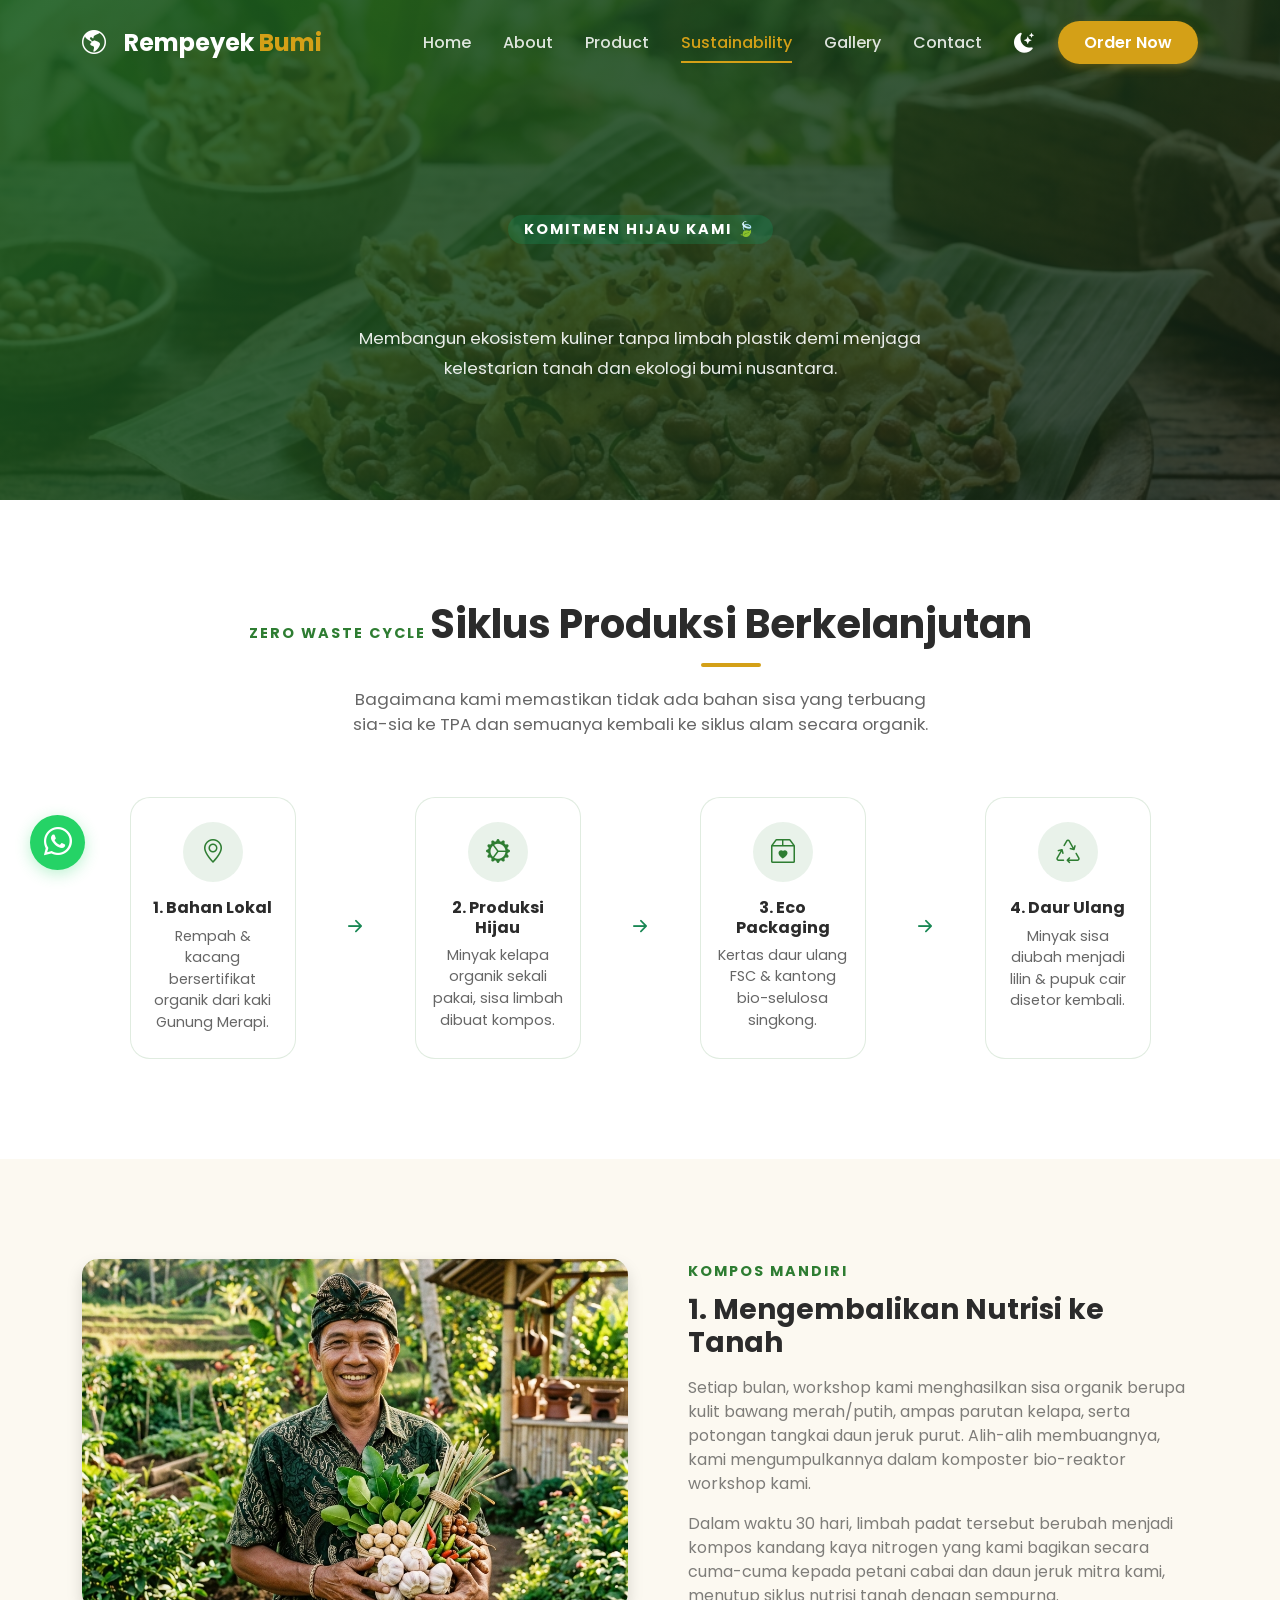
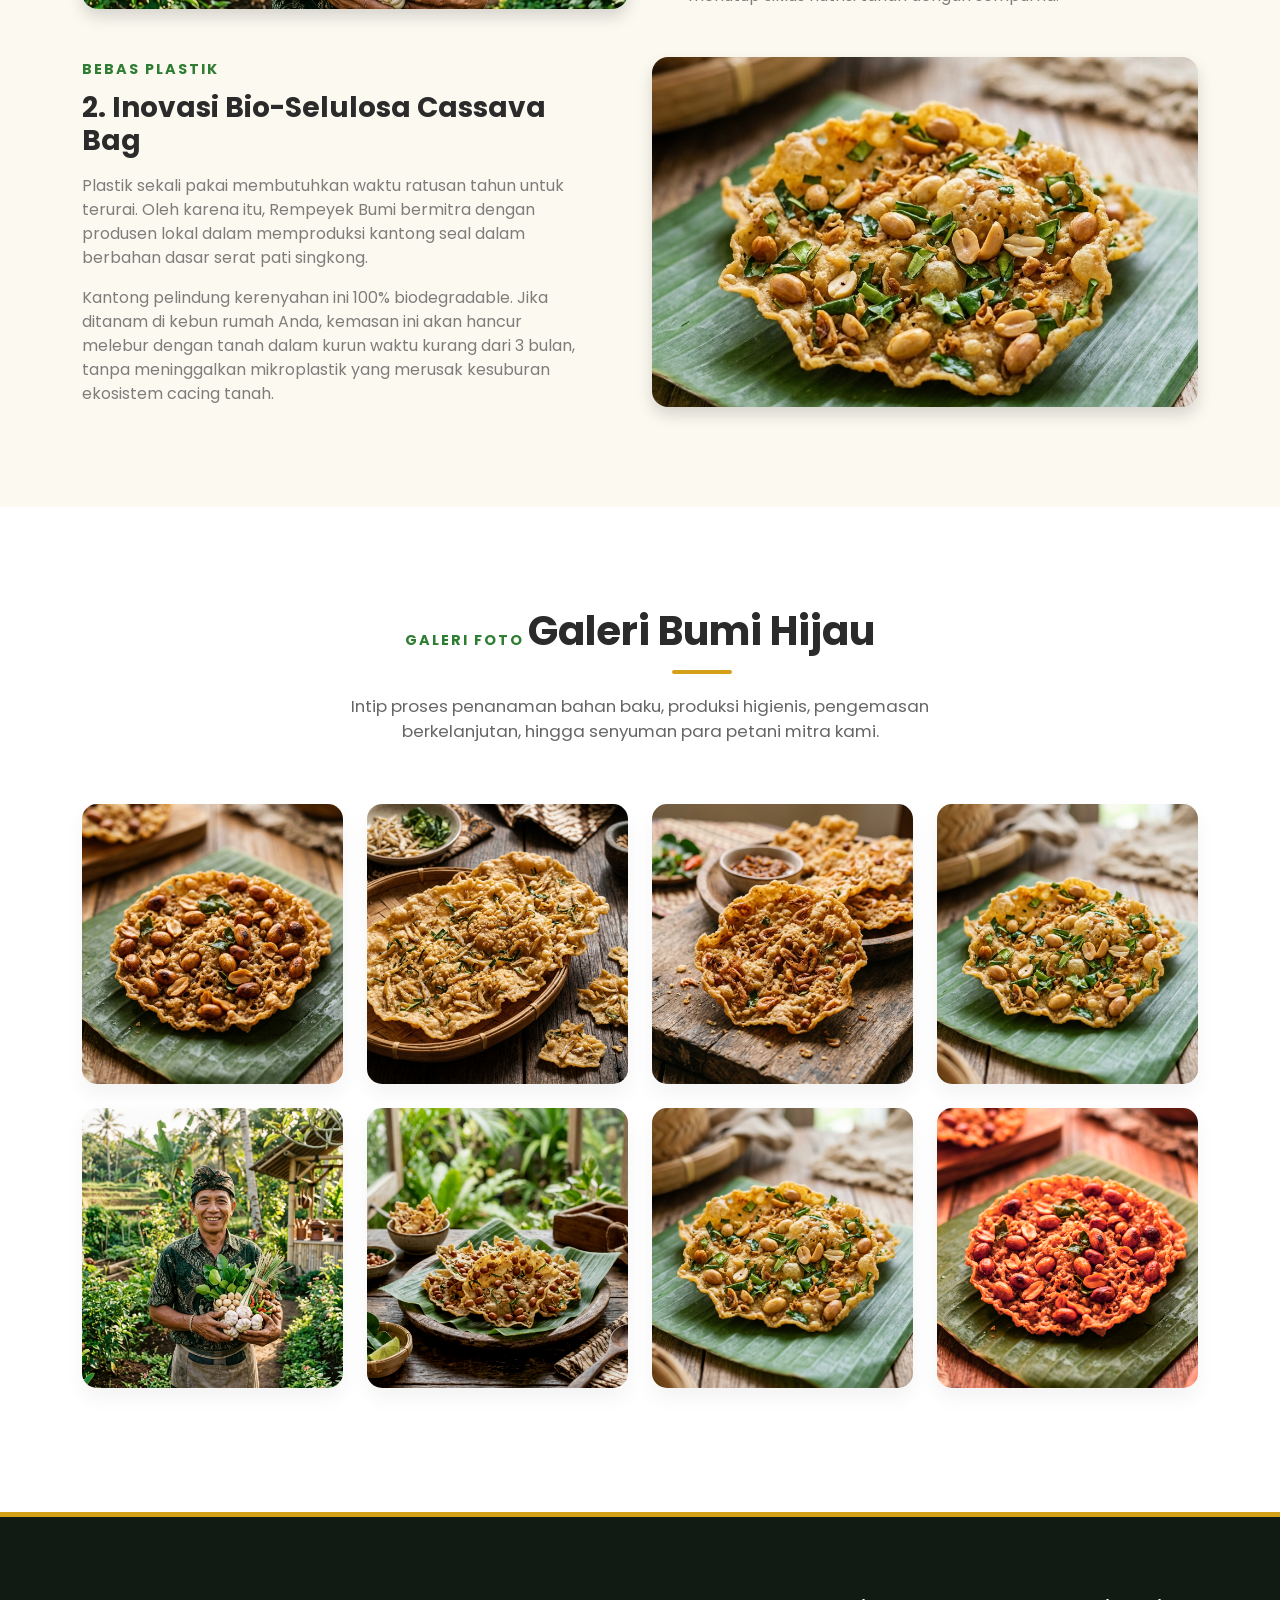
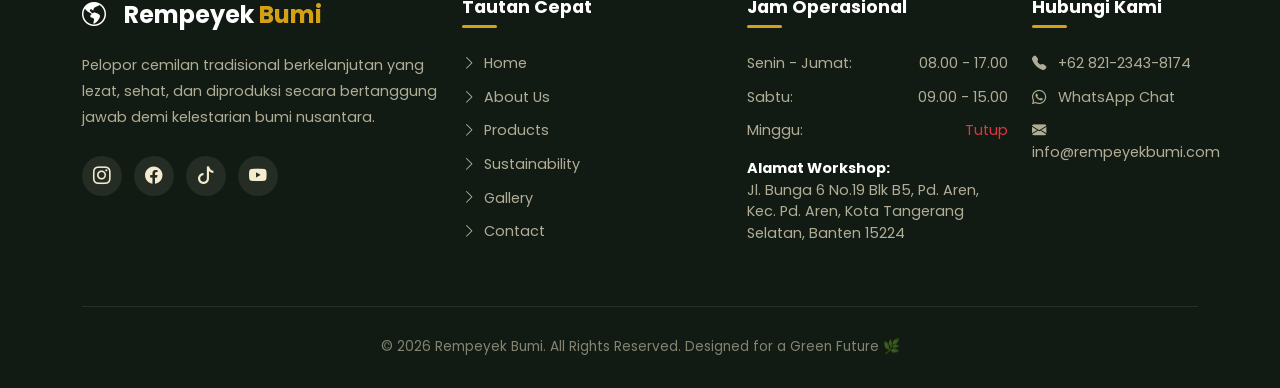
<file: sustainability.html>
<!DOCTYPE html>
<html lang="id">
<head>
    <meta charset="UTF-8">
    <meta name="viewport" content="width=device-width, initial-scale=1.0">
    <title>Keberlanjutan | Rempeyek Bumi</title>
    <meta name="description" content="Pelajari komitmen zero waste kami 'Dari Alam, Untuk Alam' serta bagaimana kami melestarikan lingkungan melalui industri kuliner berkelanjutan.">
    <meta name="keywords" content="Keberlanjutan Rempeyek Bumi, Zero Waste Culinary Indonesia, Eco Friendly Snack Sleman, Kompos Alami">

    <!-- Favicon -->
    <link rel="icon" type="image/png" href="assets/logo.png" onerror="this.src='https://cdn-icons-png.flaticon.com/512/188/188333.png'">

    <!-- Google Fonts (Poppins) -->
    <link rel="preconnect" href="https://fonts.googleapis.com">
    <link rel="preconnect" href="https://fonts.gstatic.com" crossorigin>
    <link href="https://fonts.googleapis.com/css2?family=Poppins:ital,wght@0,300;0,400;0,500;0,600;0,700;0,800;1,400&display=swap" rel="stylesheet">

    <!-- Bootstrap 5 CSS -->
    <link href="https://cdn.jsdelivr.net/npm/bootstrap@5.3.3/dist/css/bootstrap.min.css" rel="stylesheet">
    
    <!-- Bootstrap Icons -->
    <link href="https://cdn.jsdelivr.net/npm/bootstrap-icons@1.11.3/font/bootstrap-icons.min.css" rel="stylesheet">

    <!-- Custom CSS -->
    <link rel="stylesheet" href="css/style.css">
    <link rel="stylesheet" href="css/responsive.css">
</head>
<body>

    <!-- Preloader -->
    <div id="preloader">
        <div class="spinner"></div>
    </div>

    <!-- Scroll Progress Bar -->
    <div class="scroll-progress-container">
        <div class="scroll-progress-bar"></div>
    </div>

    <!-- Sticky Navbar -->
    <nav class="navbar navbar-expand-lg fixed-top">
        <div class="container">
            <a class="navbar-brand" href="index.html">
                <i class="bi bi-globe-americas text-accent me-2"></i>
                <span class="fw-bold">Rempeyek <span style="color: var(--accent-color);">Bumi</span></span>
            </a>
            
            <div class="d-flex align-items-center d-lg-none gap-2">
                <!-- Dark Mode Toggle Mobile -->
                <button class="theme-toggle-btn" id="themeToggleMobile" onclick="document.getElementById('themeToggle').click()" aria-label="Toggle Theme">
                    <i class="bi bi-moon-stars-fill"></i>
                </button>
                <button class="navbar-toggler" type="button" data-bs-toggle="collapse" data-bs-target="#navbarNav" aria-controls="navbarNav" aria-expanded="false" aria-label="Toggle navigation">
                    <span class="navbar-toggler-icon"></span>
                </button>
            </div>

            <div class="collapse navbar-collapse" id="navbarNav">
                <ul class="navbar-nav ms-auto align-items-lg-center">
                    <li class="nav-item">
                        <a class="nav-link" href="index.html">Home</a>
                    </li>
                    <li class="nav-item">
                        <a class="nav-link" href="about.html">About</a>
                    </li>
                    <li class="nav-item">
                        <a class="nav-link" href="product.html">Product</a>
                    </li>
                    <li class="nav-item">
                        <a class="nav-link" href="sustainability.html">Sustainability</a>
                    </li>
                    <li class="nav-item">
                        <a class="nav-link" href="sustainability.html#gallery">Gallery</a>
                    </li>
                    <li class="nav-item">
                        <a class="nav-link" href="contact.html">Contact</a>
                    </li>
                    <!-- Dark Mode Toggle Desktop -->
                    <li class="nav-item d-none d-lg-block ms-2 me-3">
                        <button class="theme-toggle-btn" id="themeToggle" aria-label="Toggle Theme">
                            <i class="bi bi-moon-stars-fill"></i>
                        </button>
                    </li>
                    <li class="nav-item">
                        <a class="btn-nav-order" href="product.html">Order Now</a>
                    </li>
                </ul>
            </div>
        </div>
    </nav>

    <!-- Header Section -->
    <header class="hero-section" style="background-image: url('img/hero-bg.png'); height: 50vh; min-height: 500px; padding-top: 90px;">
        <div class="hero-overlay" style="background: linear-gradient(135deg, rgba(27, 94, 32, 0.9) 0%, rgba(18, 27, 19, 0.8) 100%);"></div>
        <div class="container text-center hero-content mt-5 md-mt-100">
            <span class="section-tag text-white bg-success px-3 py-1 rounded-pill mb-3 fs-7" style="--bs-bg-opacity: .35;">
                Komitmen Hijau Kami 🍃
            </span>
            <h1 class="hero-title" style="font-size: 2.75rem;">Dari Alam, Untuk Alam</h1>
            <p class="hero-desc mx-auto" style="max-width: 600px; font-size: 1.05rem;">
                Membangun ekosistem kuliner tanpa limbah plastik demi menjaga kelestarian tanah dan ekologi bumi nusantara.
            </p>
        </div>
    </header>

    <!-- Sustainability Cycle Section -->
    <section class="section-padding">
        <div class="container">
            <div class="text-center mb-5">
                <span class="section-tag">Zero Waste Cycle</span>
                <h2 class="section-title">Siklus Produksi Berkelanjutan</h2>
                <p class="section-desc">
                    Bagaimana kami memastikan tidak ada bahan sisa yang terbuang sia-sia ke TPA dan semuanya kembali ke siklus alam secara organik.
                </p>
            </div>

            <!-- Cycle Row -->
            <div class="row g-4 justify-content-center text-center">
                <!-- 1 -->
                <div class="col-lg-2 col-md-4 col-6 fade-up-element">
                    <div class="choose-card px-3 py-4">
                        <div class="choose-icon-wrapper mb-3" style="width: 60px; height: 60px; font-size: 1.5rem;">
                            <i class="bi bi-geo-alt"></i>
                        </div>
                        <h5 class="fw-bold mb-2 fs-6">1. Bahan Lokal</h5>
                        <p class=" fs-8 mb-0">Rempah & kacang bersertifikat organik dari kaki Gunung Merapi.</p>
                    </div>
                </div>
                <!-- Arrow -->
                <div class="col-lg-1 d-none d-lg-flex align-items-center justify-content-center text-success fs-3">
                    <i class="bi bi-arrow-right-short"></i>
                </div>
                <!-- 2 -->
                <div class="col-lg-2 col-md-4 col-6 fade-up-element">
                    <div class="choose-card px-3 py-4">
                        <div class="choose-icon-wrapper mb-3" style="width: 60px; height: 60px; font-size: 1.5rem;">
                            <i class="bi bi-gear-wide-connected"></i>
                        </div>
                        <h5 class="fw-bold mb-2 fs-6">2. Produksi Hijau</h5>
                        <p class=" fs-8 mb-0">Minyak kelapa organik sekali pakai, sisa limbah dibuat kompos.</p>
                    </div>
                </div>
                <!-- Arrow -->
                <div class="col-lg-1 d-none d-lg-flex align-items-center justify-content-center text-success fs-3">
                    <i class="bi bi-arrow-right-short"></i>
                </div>
                <!-- 3 -->
                <div class="col-lg-2 col-md-4 col-6 fade-up-element">
                    <div class="choose-card px-3 py-4">
                        <div class="choose-icon-wrapper mb-3" style="width: 60px; height: 60px; font-size: 1.5rem;">
                            <i class="bi bi-box2-heart"></i>
                        </div>
                        <h5 class="fw-bold mb-2 fs-6">3. Eco Packaging</h5>
                        <p class=" fs-8 mb-0">Kertas daur ulang FSC & kantong bio-selulosa singkong.</p>
                    </div>
                </div>
                <!-- Arrow -->
                <div class="col-lg-1 d-none d-lg-flex align-items-center justify-content-center text-success fs-3">
                    <i class="bi bi-arrow-right-short"></i>
                </div>
                <!-- 4 -->
                <div class="col-lg-2 col-md-4 col-6 fade-up-element">
                    <div class="choose-card px-3 py-4">
                        <div class="choose-icon-wrapper mb-3" style="width: 60px; height: 60px; font-size: 1.5rem;">
                            <i class="bi bi-recycle"></i>
                        </div>
                        <h5 class="fw-bold mb-2 fs-6">4. Daur Ulang</h5>
                        <p class=" fs-8 mb-0">Minyak sisa diubah menjadi lilin & pupuk cair disetor kembali.</p>
                    </div>
                </div>
            </div>
        </div>
    </section>

    <!-- Detailed Initiatives Section -->
    <section class="section-padding bg-cream-section">
        <div class="container">
            <div class="row align-items-center mb-5">
                <div class="col-lg-6 fade-up-element">
                    <img src="img/about-chef.png" alt="Inisiatif Kompos" class="img-fluid rounded-4 shadow" style="width: 100%; height: 350px; object-fit: cover;">
                </div>
                <div class="col-lg-6 mt-4 mt-lg-0 fade-up-element ps-lg-5">
                    <span class="section-tag">Kompos Mandiri</span>
                    <h3 class="fw-bold template-aja mb-3">1. Mengembalikan Nutrisi ke Tanah</h3>
                    <p class="" style="opacity: 0.6;">
                        Setiap bulan, workshop kami menghasilkan sisa organik berupa kulit bawang merah/putih, ampas parutan kelapa, serta potongan tangkai daun jeruk purut. Alih-alih membuangnya, kami mengumpulkannya dalam komposter bio-reaktor workshop kami.
                    </p>
                    <p class=" mb-0" style="opacity: 0.6;">
                        Dalam waktu 30 hari, limbah padat tersebut berubah menjadi kompos kandang kaya nitrogen yang kami bagikan secara cuma-cuma kepada petani cabai dan daun jeruk mitra kami, menutup siklus nutrisi tanah dengan sempurna.
                    </p>
                </div>
            </div>

            <div class="row align-items-center">
                <div class="col-lg-6 order-lg-2 fade-up-element">
                    <img src="img/prod-daunjeruk.png" alt="Biodegradable Plastic" class="img-fluid rounded-4 shadow" style="width: 100%; height: 350px; object-fit: cover;">
                </div>
                <div class="col-lg-6 order-lg-1 mt-4 mt-lg-0 fade-up-element pe-lg-5">
                    <span class="section-tag">Bebas Plastik</span>
                    <h3 class="fw-bold template-aja mb-3">2. Inovasi Bio-Selulosa Cassava Bag</h3>
                    <p class="" style="opacity: 0.6;">
                        Plastik sekali pakai membutuhkan waktu ratusan tahun untuk terurai. Oleh karena itu, Rempeyek Bumi bermitra dengan produsen lokal dalam memproduksi kantong seal dalam berbahan dasar serat pati singkong.
                    </p>
                    <p class=" mb-0" style="opacity: 0.6;">
                        Kantong pelindung kerenyahan ini 100% biodegradable. Jika ditanam di kebun rumah Anda, kemasan ini akan hancur melebur dengan tanah dalam kurun waktu kurang dari 3 bulan, tanpa meninggalkan mikroplastik yang merusak kesuburan ekosistem cacing tanah.
                    </p>
                </div>
            </div>
        </div>
    </section>

    <!-- Gallery Section -->
    <section class="section-padding" id="gallery">
        <div class="container">
            <div class="text-center mb-5">
                <span class="section-tag">Galeri Foto</span>
                <h2 class="section-title">Galeri Bumi Hijau</h2>
                <p class="section-desc">
                    Intip proses penanaman bahan baku, produksi higienis, pengemasan berkelanjutan, hingga senyuman para petani mitra kami.
                </p>
            </div>

            <!-- Grid 8 Gambar -->
            <div class="row">
                <!-- 1 -->
                <div class="col-md-3 col-sm-6 fade-up-element">
                    <div class="gallery-item">
                        <img src="img/prod-kacang.png" alt="Bahan Kacang Alami" class="gallery-img" onerror="this.src='https://images.unsplash.com/photo-1599599810769-bcde5a160d32?auto=format&fit=crop&w=400&q=80'">
                        <div class="gallery-overlay">
                            <h5>Kacang Tanah Organik</h5>
                            <p class="apalagi">Dipanen segar dari kebun kemitraan Sleman.</p>
                        </div>
                    </div>
                </div>
                <!-- 2 -->
                <div class="col-md-3 col-sm-6 fade-up-element">
                    <div class="gallery-item">
                        <img src="img/prod-teri.png" alt="Nelayan Ikan Teri" class="gallery-img" onerror="this.src='https://images.unsplash.com/photo-1534080391025-a7c065f41ae1?auto=format&fit=crop&w=400&q=80'">
                        <div class="gallery-overlay">
                            <h5>Teri Hasil Tangkapan Adil</h5>
                            <p class="apalagi">Nelayan pesisir pantai laut selatan Jawa.</p>
                        </div>
                    </div>
                </div>
                <!-- 3 -->
                <div class="col-md-3 col-sm-6 fade-up-element">
                    <div class="gallery-item">
                        <img src="img/prod-udang.png" alt="Udang Rebon" class="gallery-img" onerror="this.src='https://images.unsplash.com/photo-1534422298391-e4f8c172dddb?auto=format&fit=crop&w=400&q=80'">
                        <div class="gallery-overlay">
                            <h5>Udang Rebon Kering</h5>
                            <p class="apalagi">Kering alami di bawah sinar matahari langsung.</p>
                        </div>
                    </div>
                </div>
                <!-- 4 -->
                <div class="col-md-3 col-sm-6 fade-up-element">
                    <div class="gallery-item">
                        <img src="img/prod-daunjeruk.png" alt="Daun Jeruk Purut" class="gallery-img" onerror="this.src='https://images.unsplash.com/photo-1596701062351-8c2c14d1fdd0?auto=format&fit=crop&w=400&q=80'">
                        <div class="gallery-overlay">
                            <h5>Daun Jeruk Aromatik</h5>
                            <p class="apalagi">Dicuci bersih dan dirajang tipis manual.</p>
                        </div>
                    </div>
                </div>
                <!-- 5 -->
                <div class="col-md-3 col-sm-6 fade-up-element">
                    <div class="gallery-item">
                        <img src="img/about-chef.png" alt="Workshop Produksi" class="gallery-img" onerror="this.src='https://images.unsplash.com/photo-1556910103-1c02745aae4d?auto=format&fit=crop&w=400&q=80'">
                        <div class="gallery-overlay">
                            <h5>Workshop Produksi Bersih</h5>
                            <p class="apalagi">Menggunakan peralatan hemat energi modern.</p>
                        </div>
                    </div>
                </div>
                <!-- 6 -->
                <div class="col-md-3 col-sm-6 fade-up-element">
                    <div class="gallery-item">
                        <!-- Reuse hero-bg with zoom styling -->
                        <img src="img/hero-bg.png" alt="Rempeyek Siap Saji" class="gallery-img" style="filter: brightness(0.9) contrast(1.15);" onerror="this.src='https://images.unsplash.com/photo-1505576399279-565b52d4ac71?auto=format&fit=crop&w=400&q=80'">
                        <div class="gallery-overlay">
                            <h5>Rempeyek Krispi Premium</h5>
                            <p class="apalagi">Siap dikirim dalam kemasan ramah lingkungan.</p>
                        </div>
                    </div>
                </div>
                <!-- 7 -->
                <div class="col-md-3 col-sm-6 fade-up-element">
                    <div class="gallery-item">
                        <img src="img/prod-vegan.png" alt="Limbah Minyak" class="gallery-img" onerror="this.src='https://images.unsplash.com/photo-1542601906990-b4d3fb778b09?auto=format&fit=crop&w=400&q=80'">
                        <div class="gallery-overlay">
                            <h5>Gerakan Hijau Kelor</h5>
                            <p class="apalagi">Nutrisi nabati klorofil tinggi untuk varian vegan.</p>
                        </div>
                    </div>
                </div>
                <!-- 8 -->
                <div class="col-md-3 col-sm-6 fade-up-element">
                    <div class="gallery-item">
                        <img src="img/prod-pedas.png" alt="Kemasan Kraft" class="gallery-img" style="filter: sepia(0.15) saturate(1.7) hue-rotate(-20deg);" onerror="this.src='https://images.unsplash.com/photo-1607344645866-009c320c5ab8?auto=format&fit=crop&w=400&q=80'">
                        <div class="gallery-overlay">
                            <h5>Karton Bekas Daur Ulang</h5>
                            <p class="apalagi">Kemasan ekspedisi aman dan minim selotip plastik.</p>
                        </div>
                    </div>
                </div>
            </div>
        </div>
    </section>

    <!-- Footer -->
    <footer class="footer">
        <div class="container">
            <div class="row g-4">
                <div class="col-lg-4 col-md-6">
                    <a class="footer-brand" href="index.html">
                        <i class="bi bi-globe-americas text-accent me-2"></i>
                        <span>Rempeyek <span style="color: var(--accent-color);">Bumi</span></span>
                    </a>
                    <p class="footer-desc">
                        Pelopor cemilan tradisional berkelanjutan yang lezat, sehat, dan diproduksi secara bertanggung jawab demi kelestarian bumi nusantara.
                    </p>
                    <div class="social-links">
                        <a href="https://www.instagram.com/khaisnn._?igsh=MTc2MHhnMnBtcmVt" target="_blank" class="social-btn" aria-label="Instagram"><i class="bi bi-instagram"></i></a>
                        <a href="https://www.facebook.com/share/1BVvn6sjpz/" target="_blank" class="social-btn" aria-label="Facebook"><i class="bi bi-facebook"></i></a>
                        <a href="https://www.tiktok.com/@yourxsann?_r=1&_t=ZS-97o7vUn1RNF" target="_blank" class="social-btn" aria-label="TikTok"><i class="bi bi-tiktok"></i></a>
                        <a href="https://youtube.com/@khaisannn23?si=ydVSFbHkWkZwmYi2" target="_blank" class="social-btn" aria-label="YouTube"><i class="bi bi-youtube"></i></a>
                    </div>
                </div>
                
                <div class="col-lg-3 col-md-6">
                    <h5 class="footer-title">Tautan Cepat</h5>
                    <ul class="footer-links">
                        <li><a href="index.html"><i class="bi bi-chevron-right me-1"></i> Home</a></li>
                        <li><a href="about.html"><i class="bi bi-chevron-right me-1"></i> About Us</a></li>
                        <li><a href="product.html"><i class="bi bi-chevron-right me-1"></i> Products</a></li>
                        <li><a href="sustainability.html"><i class="bi bi-chevron-right me-1"></i> Sustainability</a></li>
                        <li><a href="sustainability.html#gallery"><i class="bi bi-chevron-right me-1"></i> Gallery</a></li>
                        <li><a href="contact.html"><i class="bi bi-chevron-right me-1"></i> Contact</a></li>
                    </ul>
                </div>

                <div class="col-lg-3 col-md-6">
                    <h5 class="footer-title">Jam Operasional</h5>
                    <ul class="footer-links" style="color: rgba(244, 235, 208, 0.7);">
                        <li class="d-flex justify-content-between"><span>Senin - Jumat:</span> <span>08.00 - 17.00</span></li>
                        <li class="d-flex justify-content-between"><span>Sabtu:</span> <span>09.00 - 15.00</span></li>
                        <li class="d-flex justify-content-between"><span>Minggu:</span> <span class="text-danger">Tutup</span></li>
                        <li class="mt-3">
                            <span class="d-block fw-bold text-white">Alamat Workshop:</span>
                            Jl. Bunga 6 No.19 Blk B5, Pd. Aren, Kec. Pd. Aren, Kota Tangerang Selatan, Banten 15224
                        </li>
                    </ul>
                </div>

                <div class="col-lg-2 col-md-6">
                    <h5 class="footer-title">Hubungi Kami</h5>
                    <ul class="footer-links">
                        <li><a href="tel:+6282123438174"><i class="bi bi-telephone-fill me-2 text-accent"></i> +62 821-2343-8174</a></li>
                        <li><a href="https://wa.me/6282123438174" target="_blank"><i class="bi bi-whatsapp me-2 text-accent"></i> WhatsApp Chat</a></li>
                        <li><a href="mailto:info@rempeyekbumi.com"><i class="bi bi-envelope-fill me-2 text-accent"></i> info@rempeyekbumi.com</a></li>
                    </ul>
                </div>
            </div>
            
            <div class="footer-bottom">
                <p class="mb-0">&copy; 2026 Rempeyek Bumi. All Rights Reserved. Designed for a Green Future 🌿</p>
            </div>
        </div>
    </footer>

    <!-- Back to Top Button -->
    <button class="back-to-top" aria-label="Scroll Back to Top">
        <i class="bi bi-arrow-up-short"></i>
    </button>

    <!-- Floating WhatsApp Button -->
    <a href="https://wa.me/6281234567890" target="_blank" class="whatsapp-float" aria-label="Contact via WhatsApp">
        <i class="bi bi-whatsapp"></i>
    </a>

    <!-- Toast Notification Container -->
    <div class="toast-container position-fixed bottom-0 end-0 p-3" id="toastContainer"></div>

    <!-- Bootstrap 5 Bundle with Popper -->
    <script src="https://cdn.jsdelivr.net/npm/bootstrap@5.3.3/dist/js/bootstrap.bundle.min.js"></script>
    
    <!-- Custom JS -->
    <script src="js/script.js"></script>
</body>
</html>
</file>
<file: css/style.css>
/* ==========================================================================
   STYLE.CSS - Rempeyek Bumi (Zero Waste Culinary Digital Experience)
   ========================================================================== */

/* --- Google Fonts --- */
@import url('https://fonts.googleapis.com/css2?family=Poppins:ital,wght=0,300;0,400;0,500;0,600;0,700;0,800;1,400&display=swap');

/* --- Root Variables (Light Theme) --- */
:root {
    --primary-color: #2E7D32;        /* Eco Green */
    --primary-light: #4caf50;
    --primary-dark: #1b5e20;
    --secondary-color: #F4EBD0;      /* Warm Cream */
    --accent-color: #D4A017;         /* Eco Gold */
    --accent-light: #ffd700;
    --text-color: #2B2B2B;           /* Dark Charcoal */
    --text-muted: #666666;           /* Muted Text Light */
    --bg-color: #FFFFFF;             /* Pure White */
    --card-bg: #FFFFFF;
    --footer-bg: #121B13;
    --footer-text: #F4EBD0;
    --border-color: rgba(46, 125, 50, 0.15);
    
    /* Glassmorphism Styles */
    --glass-bg: rgba(255, 255, 255, 0.85);
    --glass-border: rgba(255, 255, 255, 0.4);
    --glass-shadow: rgba(0, 0, 0, 0.08);
    
    /* Transitions */
    --transition-fast: all 0.25s ease-in-out;
    --transition-slow: all 0.5s cubic-bezier(0.4, 0, 0.2, 1);
}

/* --- Dark Theme Variables --- */
body.dark-theme {
    --primary-color: #3b9c40;        /* Brighter green for contrast */
    --primary-light: #81c784;
    --primary-dark: #0f3d12;
    --secondary-color: #2D271F;      /* Dark warm cream/brown */
    --accent-color: #E5B22D;         /* Vibrant Gold */
    --accent-light: #ffd700;
    --text-color: #F4EBD0;           /* Cream text for dark theme */
    --text-muted: #a0b2a1;           /* Muted Text Dark */
    --bg-color: #0F1610;             /* Very Dark Eco Green */
    --card-bg: #162218;              /* Slightly lighter dark green */
    --border-color: rgba(255, 255, 255, 0.1);
    
    --glass-bg: rgba(22, 34, 24, 0.85);
    --glass-border: rgba(255, 255, 255, 0.05);
    --glass-shadow: rgba(0, 0, 0, 0.3);
}

/* --- Core Reset & Styles --- */
* {
    margin: 0;
    padding: 0;
    box-sizing: border-box;
}

body {
    font-family: 'Poppins', sans-serif;
    color: var(--text-color);
    background-color: var(--bg-color);
    overflow-x: hidden;
    transition: background-color var(--transition-slow), color var(--transition-slow);
}

a {
    text-decoration: none;
    transition: var(--transition-fast);
}

ul {
    list-style: none;
    padding: 0;
    margin: 0;
}

/* --- Preloader --- */
#preloader {
    position: fixed;
    top: 0;
    left: 0;
    width: 100%;
    height: 100%;
    background-color: var(--bg-color);
    z-index: 99999;
    display: flex;
    justify-content: center;
    align-items: center;
    transition: opacity 0.5s ease, visibility 0.5s ease;
}

.spinner {
    width: 60px;
    height: 60px;
    border: 5px solid var(--secondary-color);
    border-top: 5px solid var(--primary-color);
    border-radius: 50%;
    animation: spin 1s linear infinite;
}

@keyframes spin {
    0% { transform: rotate(0deg); }
    100% { transform: rotate(360deg); }
}

/* --- Scroll Progress Bar --- */
.scroll-progress-container {
    position: fixed;
    top: 0;
    left: 0;
    width: 100%;
    height: 4px;
    z-index: 10000;
    background: transparent;
}

.scroll-progress-bar {
    height: 100%;
    background: linear-gradient(to right, var(--primary-color), var(--accent-color));
    width: 0%;
    transition: width 0.1s ease-out;
}

/* --- Sticky Navbar --- */
.navbar {
    padding: 20px 0;
    transition: var(--transition-slow);
    z-index: 9999;
    border-bottom: 1px solid transparent;
}

.navbar.navbar-scrolled {
    padding: 10px 0;
    background-color: var(--glass-bg) !important;
    backdrop-filter: blur(15px);
    -webkit-backdrop-filter: blur(15px);
    box-shadow: 0 4px 30px var(--glass-shadow);
    border-bottom: 1px solid var(--glass-border);
}

.navbar-brand {
    font-weight: 700;
    font-size: 1.5rem;
    color: #FFFFFF !important;
    display: flex;
    align-items: center;
    gap: 10px;
}

.navbar.navbar-scrolled .navbar-brand {
    color: var(--primary-color) !important;
}

body.dark-theme .navbar.navbar-scrolled .navbar-brand {
    color: var(--text-color) !important;
}

.navbar-brand img {
    height: 40px;
    transition: var(--transition-fast);
}

.nav-link {
    font-weight: 500;
    color: rgba(255, 255, 255, 0.85) !important;
    position: relative;
    padding: 8px 16px !important;
    transition: var(--transition-fast);
}

.navbar.navbar-scrolled .nav-link {
    color: var(--text-color) !important;
}

.nav-link:hover, 
.nav-link.active {
    color: var(--accent-color) !important;
}

.navbar.navbar-scrolled .nav-link:hover, 
.navbar.navbar-scrolled .nav-link.active {
    color: var(--primary-color) !important;
}

body.dark-theme .navbar.navbar-scrolled .nav-link:hover, 
body.dark-theme .navbar.navbar-scrolled .nav-link.active {
    color: var(--accent-color) !important;
}

.nav-link::after {
    content: '';
    position: absolute;
    bottom: 0;
    left: 16px;
    width: 0;
    height: 2px;
    background-color: var(--accent-color);
    transition: var(--transition-fast);
}

.navbar.navbar-scrolled .nav-link::after {
    background-color: var(--primary-color);
}

body.dark-theme .navbar.navbar-scrolled .nav-link::after {
    background-color: var(--accent-color);
}

.nav-link:hover::after,
.nav-link.active::after {
    width: calc(100% - 32px);
}

.navbar-toggler {
    border: none;
    padding: 5px;
}

.navbar-toggler:focus {
    box-shadow: none;
}

.navbar-toggler-icon {
    background-image: url("data:image/svg+xml,%3csvg xmlns='http://www.w3.org/2000/svg' viewBox='0 0 30 30'%3e%3cpath stroke='rgba%28255, 255, 255, 0.95%29' stroke-linecap='round' stroke-miterlimit='10' stroke-width='2' d='M4 7h22M4 15h22M4 23h22'/%3e%3c/svg%3e");
}

.navbar.navbar-scrolled .navbar-toggler-icon {
    background-image: url("data:image/svg+xml,%3csvg xmlns='http://www.w3.org/2000/svg' viewBox='0 0 30 30'%3e%3cpath stroke='rgba%2846, 125, 50, 0.95%29' stroke-linecap='round' stroke-miterlimit='10' stroke-width='2' d='M4 7h22M4 15h22M4 23h22'/%3e%3c/svg%3e");
}

body.dark-theme .navbar.navbar-scrolled .navbar-toggler-icon {
    background-image: url("data:image/svg+xml,%3csvg xmlns='http://www.w3.org/2000/svg' viewBox='0 0 30 30'%3e%3cpath stroke='rgba%28244, 235, 208, 0.95%29' stroke-linecap='round' stroke-miterlimit='10' stroke-width='2' d='M4 7h22M4 15h22M4 23h22'/%3e%3c/svg%3e");
}

/* Navbar Buttons & Toggles */
.btn-nav-order {
    background-color: var(--accent-color);
    color: #FFFFFF !important;
    font-weight: 600;
    border-radius: 50px;
    padding: 8px 24px !important;
    border: 2px solid transparent;
    transition: var(--transition-fast);
    box-shadow: 0 4px 10px rgba(212, 160, 23, 0.3);
}

.btn-nav-order:hover {
    background-color: transparent;
    border-color: var(--accent-color);
    color: var(--accent-color) !important;
    box-shadow: none;
}

.navbar.navbar-scrolled .btn-nav-order {
    background-color: var(--primary-color);
    box-shadow: 0 4px 10px rgba(46, 125, 50, 0.3);
}

.navbar.navbar-scrolled .btn-nav-order:hover {
    background-color: transparent;
    border-color: var(--primary-color);
    color: var(--primary-color) !important;
}

body.dark-theme .navbar.navbar-scrolled .btn-nav-order {
    background-color: var(--accent-color);
}

body.dark-theme .navbar.navbar-scrolled .btn-nav-order:hover {
    color: var(--accent-color) !important;
    border-color: var(--accent-color);
}

.theme-toggle-btn {
    background: transparent;
    border: none;
    font-size: 1.25rem;
    color: #FFFFFF;
    cursor: pointer;
    padding: 8px;
    display: flex;
    align-items: center;
    justify-content: center;
    transition: var(--transition-fast);
}

.navbar.navbar-scrolled .theme-toggle-btn {
    color: var(--text-color);
}

.theme-toggle-btn:hover {
    transform: rotate(15deg) scale(1.1);
    color: var(--accent-color);
}

/* --- Hero Section --- */
.hero-section {
    position: relative;
    height: 100vh;
    min-height: 600px;
    background-size: cover;
    background-position: center;
    background-repeat: no-repeat;
    display: flex;
    align-items: center;
    justify-content: center;
}

.hero-overlay {
    position: absolute;
    top: 0;
    left: 0;
    width: 100%;
    height: 100%;
    background: linear-gradient(135deg, rgba(27, 94, 32, 0.85) 0%, rgba(18, 27, 19, 0.6) 100%);
    z-index: 1;
}

.hero-content {
    position: relative;
    z-index: 2;
    color: #FFFFFF;
    max-width: 800px;
}

.hero-title {
    font-size: 4rem;
    font-weight: 800;
    letter-spacing: -1px;
    margin-bottom: 10px;
    background: linear-gradient(to right, #FFFFFF);
    -webkit-background-clip: text;
    -webkit-text-fill-color: transparent;
}

.hero-subtitle {
    font-size: 1.75rem;
    font-weight: 500;
    color: var(--accent-color);
    margin-bottom: 25px;
    text-transform: uppercase;
    letter-spacing: 2px;
}

.hero-desc {
    font-size: 1.15rem;
    line-height: 1.8;
    color: rgba(255, 255, 255, 0.9);
    margin-bottom: 40px;
}

.hero-buttons {
    display: flex;
    gap: 20px;
    justify-content: center;
}

.btn-primary-custom {
    background-color: var(--primary-color);
    color: #FFFFFF;
    font-weight: 600;
    padding: 14px 32px;
    border-radius: 50px;
    border: 2px solid transparent;
    transition: var(--transition-fast);
    box-shadow: 0 4px 15px rgba(46, 125, 50, 0.4);
}

.btn-primary-custom:hover {
    background-color: transparent;
    border-color: #FFFFFF;
    color: #FFFFFF;
    box-shadow: none;
    transform: translateY(-3px);
}

.btn-secondary-custom {
    background-color: transparent;
    color: #FFFFFF;
    font-weight: 600;
    padding: 14px 32px;
    border-radius: 50px;
    border: 2px solid rgba(255, 255, 255, 0.8);
    transition: var(--transition-fast);
    display: flex;
    align-items: center;
    gap: 8px;
}

.btn-secondary-custom:hover {
    background-color: #FFFFFF;
    color: var(--primary-color);
    border-color: #FFFFFF;
    transform: translateY(-3px);
}

/* --- Section Formatting --- */
.section-padding {
    padding: 100px 0;
}

.bg-cream-section {
    background-color: rgba(244, 235, 208, 0.3);
}

body.dark-theme .bg-cream-section {
    background-color: rgba(45, 39, 31, 0.2);
}

.section-tag {
    font-size: 0.9rem;
    font-weight: 700;
    text-transform: uppercase;
    color: var(--primary-color);
    letter-spacing: 2px;
    margin-bottom: 10px;
    display: inline-block;
}

body.dark-theme .section-tag {
    color: var(--accent-color);
}

.section-title {
    font-size: 2.5rem;
    font-weight: 700;
    margin-bottom: 20px;
    position: relative;
    display: inline-block;
}

.section-title::after {
    content: '';
    display: block;
    width: 60px;
    height: 4px;
    background-color: var(--accent-color);
    margin: 15px auto 0 auto;
    border-radius: 2px;
}

.text-start .section-title::after {
    margin: 15px 0 0 0;
}

.section-desc {
    color: var(--text-muted);
    max-width: 600px;
    margin: 0 auto 60px auto;
    font-size: 1.05rem;
}

/* --- About Section --- */
.about-img-wrapper {
    position: relative;
}

.about-img {
    border-radius: 20px;
    box-shadow: 0 15px 30px rgba(0, 0, 0, 0.1);
    width: 100%;
    object-fit: cover;
    height: 480px;
}

.about-experience-badge {
    position: absolute;
    bottom: -20px;
    right: -20px;
    background: linear-gradient(135deg, var(--primary-color), var(--primary-dark));
    color: #FFFFFF;
    padding: 25px;
    border-radius: 15px;
    box-shadow: 0 10px 20px rgba(46, 125, 50, 0.3);
    text-align: center;
    border: 3px solid var(--secondary-color);
}

.about-experience-badge h3 {
    font-size: 2rem;
    font-weight: 800;
    margin-bottom: 0;
}

.about-experience-badge p {
    font-size: 0.85rem;
    margin-bottom: 0;
    text-transform: uppercase;
    letter-spacing: 1px;
}

.about-icon-card {
    background: var(--card-bg);
    border: 1px solid var(--border-color);
    border-radius: 15px;
    padding: 20px;
    transition: var(--transition-slow);
    display: flex;
    align-items: flex-start;
    gap: 15px;
}

.about-icon-card:hover {
    transform: translateY(-5px);
    box-shadow: 0 10px 25px rgba(0, 0, 0, 0.05);
    border-color: var(--primary-color);
}

.about-icon-wrapper {
    background-color: rgba(46, 125, 50, 0.1);
    color: var(--primary-color);
    width: 50px;
    height: 50px;
    border-radius: 12px;
    display: flex;
    align-items: center;
    justify-content: center;
    font-size: 1.5rem;
    flex-shrink: 0;
}

body.dark-theme .about-icon-wrapper {
    background-color: rgba(255, 255, 255, 0.05);
    color: var(--accent-color);
}

.about-icon-card h5 {
    font-weight: 600;
    margin-bottom: 5px;
    font-size: 1.05rem;
}

.about-icon-card p {
    font-size: 0.85rem;
    margin-bottom: 0;
    color: var(--text-muted);
}

/* --- Product Section & Cards --- */
.product-filter-btn {
    background-color: transparent;
    color: var(--text-color);
    border: 1px solid var(--border-color);
    padding: 8px 24px;
    border-radius: 50px;
    font-weight: 500;
    transition: var(--transition-fast);
}

.product-filter-btn:hover,
.product-filter-btn.active {
    background-color: var(--primary-color);
    color: #FFFFFF;
    border-color: var(--primary-color);
    box-shadow: 0 4px 10px rgba(46, 125, 50, 0.25);
}

body.dark-theme .product-filter-btn:hover,
body.dark-theme .product-filter-btn.active {
    background-color: var(--accent-color);
    border-color: var(--accent-color);
    color: #0F1610;
}

.product-card {
    background-color: var(--card-bg);
    border: 1px solid var(--border-color);
    border-radius: 20px;
    overflow: hidden;
    height: 100%;
    display: flex;
    flex-direction: column;
    transition: var(--transition-slow);
}

.product-card:hover {
    transform: translateY(-10px);
    box-shadow: 0 15px 35px rgba(0, 0, 0, 0.08);
    border-color: var(--primary-color);
}

.product-img-container {
    position: relative;
    overflow: hidden;
    height: 250px;
}

.product-img {
    width: 100%;
    height: 100%;
    object-fit: cover;
    transition: var(--transition-slow);
}

.product-card:hover .product-img {
    transform: scale(1.1);
}

.product-badge {
    position: absolute;
    top: 15px;
    left: 15px;
    background-color: var(--primary-color);
    color: #FFFFFF;
    font-size: 0.75rem;
    font-weight: 600;
    text-transform: uppercase;
    letter-spacing: 1px;
    padding: 6px 12px;
    border-radius: 50px;
    z-index: 2;
}

body.dark-theme .product-badge {
    background-color: var(--accent-color);
    color: #0F1610;
}

.product-body {
    padding: 25px;
    display: flex;
    flex-direction: column;
    flex-grow: 1;
}

.product-rating {
    color: var(--accent-color);
    font-size: 0.9rem;
    margin-bottom: 10px;
}

.product-title {
    font-size: 1.25rem;
    font-weight: 700;
    margin-bottom: 10px;
    color: var(--text-color);
    transition: var(--transition-fast);
}
body.dark-theme .product-title {
    font-size: 1.25rem;
    font-weight: 700;
    margin-bottom: 10px;
    color: var(--text-color);
    transition: var(--transition-fast);
}

.product-desc {
    font-size: 0.9rem;
    color: var(--text-muted);
    margin-bottom: 20px;
    flex-grow: 1;
    display: -webkit-box;
    -webkit-line-clamp: 2;
    -webkit-box-orient: vertical;
    overflow: hidden;
}

.product-footer {
    display: flex;
    justify-content: space-between;
    align-items: center;
    border-top: 1px solid var(--border-color);
    padding-top: 20px;
    margin-top: auto;
}

.product-price {
    font-size: 1.25rem;
    font-weight: 700;
    color: var(--primary-color);
}

body.dark-theme .product-price {
    color: var(--accent-color);
}

.btn-product-detail {
    background-color: transparent;
    color: var(--primary-color);
    border: 1px solid var(--primary-color);
    padding: 8px 16px;
    border-radius: 50px;
    font-size: 0.85rem;
    font-weight: 600;
    transition: var(--transition-fast);
}

.btn-product-detail:hover {
    background-color: var(--primary-color);
    color: #FFFFFF;
}

body.dark-theme .btn-product-detail {
    color: var(--text-color);
    border-color: var(--border-color);
}

body.dark-theme .btn-product-detail:hover {
    background-color: var(--border-color);
}

.btn-product-order {
    background-color: var(--accent-color);
    color: #FFFFFF;
    border: none;
    padding: 8px 16px;
    border-radius: 50px;
    font-size: 0.85rem;
    font-weight: 600;
    transition: var(--transition-fast);
}

.btn-product-order:hover {
    background-color: #B2830E;
    color: #FFFFFF;
}

/* --- Why Choose Us --- */
.choose-card {
    background-color: var(--card-bg);
    border: 1px solid var(--border-color);
    border-radius: 20px;
    padding: 40px 30px;
    text-align: center;
    height: 100%;
    transition: var(--transition-slow);
}

.choose-card:hover {
    transform: translateY(-5px);
    box-shadow: 0 10px 30px rgba(46, 125, 50, 0.08);
    border-color: var(--primary-color);
}

.choose-icon-wrapper {
    background-color: rgba(46, 125, 50, 0.1);
    color: var(--primary-color);
    width: 70px;
    height: 70px;
    border-radius: 50%;
    display: flex;
    align-items: center;
    justify-content: center;
    font-size: 2rem;
    margin: 0 auto 25px auto;
    transition: var(--transition-slow);
}

.choose-card:hover .choose-icon-wrapper {
    background-color: var(--primary-color);
    color: #FFFFFF;
    transform: scale(1.1) rotate(360deg);
}

body.dark-theme .choose-icon-wrapper {
    background-color: rgba(255, 255, 255, 0.05);
    color: var(--accent-color);
}

.choose-card h4 {
    font-size: 1.25rem;
    font-weight: 700;
    margin-bottom: 12px;
}

.choose-card p {
    font-size: 0.9rem;
    color: var(--text-muted);
    margin-bottom: 0;
}

/* --- Sustainability Timeline --- */
.timeline-section {
    position: relative;
    padding: 80px 0;
}

.timeline {
    position: relative;
    max-width: 900px;
    margin: 0 auto;
}

.timeline::after {
    content: '';
    position: absolute;
    width: 4px;
    background-color: var(--border-color);
    top: 0;
    bottom: 0;
    left: 50%;
    margin-left: -2px;
}

.timeline-item {
    position: relative;
    background-color: inherit;
    width: 50%;
    padding: 10px 40px;
}

.timeline-item::after {
    content: '\f22c'; 
    font-family: "bootstrap-icons";
    position: absolute;
    width: 40px;
    height: 40px;
    right: -20px;
    background-color: var(--bg-color);
    border: 4px solid var(--primary-color);
    color: var(--primary-color);
    top: 15px;
    border-radius: 50%;
    z-index: 1;
    display: flex;
    align-items: center;
    justify-content: center;
    font-size: 1.1rem;
    transition: var(--transition-slow);
}

body.dark-theme .timeline-item::after {
    background-color: var(--bg-color);
    border-color: var(--accent-color);
    color: var(--accent-color);
}

.timeline-item:hover::after {
    background-color: var(--primary-color);
    color: #FFFFFF;
    transform: scale(1.2);
}

.timeline-left {
    left: 0;
}

.timeline-right {
    left: 50%;
}

.timeline-right::after {
    left: -20px;
}

.timeline-content {
    padding: 30px;
    background-color: var(--card-bg);
    border: 1px solid var(--border-color);
    position: relative;
    border-radius: 20px;
    box-shadow: 0 10px 25px rgba(0, 0, 0, 0.03);
    transition: var(--transition-slow);
}

.timeline-content:hover {
    box-shadow: 0 15px 30px rgba(46, 125, 50, 0.08);
    transform: translateY(-3px);
    border-color: var(--primary-color);
}

.timeline-content h4 {
    font-size: 1.2rem;
    font-weight: 700;
    color: var(--primary-color);
    margin-bottom: 10px;
}

body.dark-theme .timeline-content h4 {
    color: var(--accent-color);
}

.timeline-content p {
    font-size: 0.9rem;
    color: var(--text-muted);
    margin-bottom: 0;
    line-height: 1.6;
}

/* --- Gallery Grid --- */
.gallery-item {
    position: relative;
    border-radius: 15px;
    overflow: hidden;
    height: 280px;
    margin-bottom: 24px;
    box-shadow: 0 10px 20px rgba(0, 0, 0, 0.05);
}

.gallery-img {
    width: 100%;
    height: 100%;
    object-fit: cover;
    transition: var(--transition-slow);
}

.gallery-overlay {
    position: absolute;
    top: 0;
    left: 0;
    width: 100%;
    height: 100%;
    background: linear-gradient(to top, rgba(27, 94, 32, 0.9) 0%, rgba(212, 160, 23, 0.3) 100%);
    opacity: 0;
    transition: var(--transition-slow);
    display: flex;
    flex-direction: column;
    justify-content: flex-end;
    padding: 30px;
    z-index: 2;
}

.gallery-item:hover .gallery-img {
    transform: scale(1.15);
}

.gallery-item:hover .gallery-overlay {
    opacity: 1;
}

.gallery-overlay h5 {
    color: #FFFFFF;
    font-weight: 700;
    font-size: 1.15rem;
    margin-bottom: 5px;
    transform: translateY(20px);
    transition: transform 0.4s ease;
}

.gallery-overlay p {
    color: var(--secondary-color);
    font-size: 0.85rem;
    margin-bottom: 0;
    transform: translateY(20px);
    transition: transform 0.4s ease 0.1s;
}

.gallery-item:hover .gallery-overlay h5,
.gallery-item:hover .gallery-overlay p {
    transform: translateY(0);
}

/* --- Testimonials --- */
.testimonial-carousel {
    padding: 20px 0;
}

.testimonial-card {
    background-color: var(--card-bg);
    border: 1px solid var(--border-color);
    border-radius: 20px;
    padding: 40px;
    max-width: 700px;
    margin: 0 auto;
    box-shadow: 0 15px 30px rgba(0, 0, 0, 0.03);
    position: relative;
}

.testimonial-quote-icon {
    position: absolute;
    top: 30px;
    right: 40px;
    font-size: 4rem;
    color: var(--glass-shadow) !important;
    line-height: 1;
}

body.dark-theme .testimonial-quote-icon {
    color: var(--text-color);
    opacity: 0.7;
}

.testimonial-text {
    font-style: italic;
    font-size: 1.1rem;
    line-height: 1.8;
    margin-bottom: 25px;
    color: var(--text-color);
}

.testimonial-user {
    display: flex;
    align-items: center;
    gap: 15px;
}

.testimonial-user-img {
    width: 60px;
    height: 60px;
    border-radius: 50%;
    object-fit: cover;
    border: 3px solid var(--primary-color);
}

body.dark-theme .testimonial-user-img {
    border-color: var(--accent-color);
}

.testimonial-user-info h5 {
    font-weight: 700;
    font-size: 1.05rem;
    margin-bottom: 2px;
}

.testimonial-user-info p {
    font-size: 0.8rem;
    color: var(--text-muted);
    margin-bottom: 0;
}

.carousel-indicators [data-bs-target] {
    background-color: var(--primary-color);
    width: 12px;
    height: 12px;
    border-radius: 50%;
    margin: 0 6px;
    border: none;
    opacity: 0.3;
}

body.dark-theme .carousel-indicators [data-bs-target] {
    background-color: var(--accent-color);
}

.carousel-indicators .active {
    opacity: 1;
    width: 28px;
    border-radius: 10px;
}

/* --- Statistics Section --- */
.stats-section {
    background: linear-gradient(135deg, var(--primary-dark) 0%, var(--footer-bg) 100%);
    color: #FFFFFF;
    position: relative;
    padding: 80px 0;
    overflow: hidden;
}

.stats-card {
    text-align: center;
    padding: 20px;
    position: relative;
}

.stats-number {
    font-weight: 800;
    color: var(--accent-color);
    line-height: 1;
    margin-bottom: 10px;
    font-size: 55px;
}

.stats-label {
    font-size: 0.95rem;
    font-weight: 600;
    text-transform: uppercase;
    letter-spacing: 1px;
    color: var(--secondary-color);
}

body.dark-theme .stats-label {
    color: var(--text-color) !important;
}

/* --- FAQ Accordion --- */
.faq-accordion .accordion-item {
    background-color: var(--card-bg);
    border: 1px solid var(--border-color);
    margin-bottom: 15px;
    border-radius: 12px !important;
    overflow: hidden;
}

.faq-accordion .accordion-button {
    font-weight: 600;
    color: var(--text-color);
    background-color: var(--card-bg);
    padding: 20px 25px;
    font-size: 1.05rem;
    border: none;
    box-shadow: none;
}

.faq-accordion .accordion-button:not(.collapsed) {
    color: var(--primary-color);
    background-color: rgba(46, 125, 50, 0.05);
}

body.dark-theme .faq-accordion .accordion-button:not(.collapsed) {
    color: var(--accent-color);
    background-color: rgba(255, 255, 255, 0.02);
}

.faq-accordion .accordion-button::after {
    background-image: url("data:image/svg+xml,%3csvg xmlns='http://www.w3.org/2000/svg' viewBox='0 0 16 16' fill='%232B2B2B'%3e%3cpath fill-rule='evenodd' d='M1.646 4.646a.5.5 0 0 1 .708 0L8 10.293l5.646-5.647a.5.5 0 0 1 .708.708l-6 6a.5.5 0 0 1-.708 0l-6-6a.5.5 0 0 1 0-.708z'/%3e%3c/svg%3e");
}

body.dark-theme .faq-accordion .accordion-button::after {
    background-image: url("data:image/svg+xml,%3csvg xmlns='http://www.w3.org/2000/svg' viewBox='0 0 16 16' fill='%23F4EBD0'%3e%3cpath fill-rule='evenodd' d='M1.646 4.646a.5.5 0 0 1 .708 0L8 10.293l5.646-5.647a.5.5 0 0 1 .708.708l-6 6a.5.5 0 0 1-.708 0l-6-6a.5.5 0 0 1 0-.708z'/%3e%3c/svg%3e");
}

.faq-accordion .accordion-button:not(.collapsed)::after {
    background-image: url("data:image/svg+xml,%3csvg xmlns='http://www.w3.org/2000/svg' viewBox='0 0 16 16' fill='%232E7D32'%3e%3cpath fill-rule='evenodd' d='M1.646 4.646a.5.5 0 0 1 .708 0L8 10.293l5.646-5.647a.5.5 0 0 1 .708.708l-6 6a.5.5 0 0 1-.708 0l-6-6a.5.5 0 0 1 0-.708z'/%3e%3c/svg%3e");
}

body.dark-theme .faq-accordion .accordion-button:not(.collapsed)::after {
    background-image: url("data:image/svg+xml,%3csvg xmlns='http://www.w3.org/2000/svg' viewBox='0 0 16 16' fill='%23E5B22D'%3e%3cpath fill-rule='evenodd' d='M1.646 4.646a.5.5 0 0 1 .708 0L8 10.293l5.646-5.647a.5.5 0 0 1 .708.708l-6 6a.5.5 0 0 1-.708 0l-6-6a.5.5 0 0 1 0-.708z'/%3e%3c/svg%3e");
}

.faq-accordion .accordion-body {
    padding: 20px 25px;
    font-size: 0.95rem;
    line-height: 1.7;
    color: var(--text-muted);
    border-top: 1px solid var(--border-color);
}

/* --- Contact & Forms --- */
.contact-info-card {
    background-color: var(--card-bg);
    border: 1px solid var(--border-color);
    border-radius: 20px;
    padding: 40px;
    height: 100%;
}

.contact-info-item {
    display: flex;
    align-items: flex-start;
    gap: 15px;
    margin-bottom: 25px;
}

.contact-info-item:last-child {
    margin-bottom: 0;
}

.contact-info-icon {
    width: 45px;
    height: 45px;
    background-color: rgba(46, 125, 50, 0.1);
    color: var(--primary-color);
    border-radius: 10px;
    display: flex;
    align-items: center;
    justify-content: center;
    font-size: 1.25rem;
    flex-shrink: 0;
}

body.dark-theme .contact-info-icon {
    background-color: rgba(255, 255, 255, 0.05);
    color: var(--accent-color);
}

.contact-info-item h6 {
    font-weight: 700;
    margin-bottom: 4px;
    font-size: 0.95rem;
}

.contact-info-item p {
    margin-bottom: 0;
    font-size: 0.9rem;
    color: var(--text-muted);
}

.contact-form-container {
    background-color: var(--card-bg);
    border: 1px solid var(--border-color);
    border-radius: 20px;
    padding: 40px;
    box-shadow: 0 10px 30px rgba(0, 0, 0, 0.03);
}

.form-floating > .form-control:focus ~ label,
.form-floating > .form-control:not(:placeholder-shown) ~ label {
    color: var(--primary-color);
}

body.dark-theme .form-floating > .form-control:focus ~ label,
body.dark-theme .form-floating > .form-control:not(:placeholder-shown) ~ label {
    color: var(--accent-color);
}

.form-control {
    background-color: var(--bg-color);
    border: 1px solid var(--border-color);
    color: var(--text-color);
    border-radius: 10px;
    transition: var(--transition-fast);
}

.form-control:focus {
    background-color: var(--bg-color);
    border-color: var(--primary-color);
    box-shadow: 0 0 0 0.25rem rgba(46, 125, 50, 0.15);
    color: var(--text-color);
}

body.dark-theme .form-control {
    background-color: #111a12;
}

body.dark-theme .form-control::placeholder {
    color: var(--text-color) !important;
    opacity: 0.6;
}

body.dark-theme .form-control:focus {
    background-color: #111a12;
    border-color: var(--accent-color);
    box-shadow: 0 0 0 0.25rem rgba(229, 178, 45, 0.15);
}

.map-container {
    border-radius: 20px;
    overflow: hidden;
    border: 1px solid var(--border-color);
    height: 350px;
    box-shadow: 0 10px 25px rgba(0, 0, 0, 0.03);
}

/* --- Newsletter Card --- */
.newsletter-card {
    background: linear-gradient(135deg, var(--primary-color) 0%, var(--primary-dark) 100%);
    border-radius: 25px;
    padding: 60px 40px;
    color: #FFFFFF;
    text-align: center;
    box-shadow: 0 15px 30px rgba(46, 125, 50, 0.2);
}
body.dark-theme .newsletter-card p{
    color: var(--text-color) !important;
    opacity: 0.6;
}

.newsletter-card h3 {
    font-weight: 700;
    font-size: 2rem;
    margin-bottom: 15px;
}

.newsletter-card p {
    color: var(--secondary-color);
    max-width: 500px;
    margin: 0 auto 30px auto;
}

.newsletter-form {
    max-width: 550px;
    margin: 0 auto;
}

.newsletter-input {
    border-radius: 50px 0 0 50px !important;
    padding: 15px 25px;
    border: none;
}

.btn-newsletter {
    background-color: var(--accent-color);
    color: #FFFFFF;
    font-weight: 600;
    border-radius: 0 50px 50px 0 !important;
    padding: 0 35px;
    border: none;
    transition: var(--transition-fast);
}

.btn-newsletter:hover {
    background-color: #B2830E;
    color: #FFFFFF;
}

/* --- Footer --- */
.footer {
    background-color: var(--footer-bg);
    color: var(--footer-text);
    padding: 80px 0 30px 0;
    font-size: 0.9rem;
    border-top: 5px solid var(--accent-color);
}

.footer-brand {
    font-weight: 700;
    font-size: 1.5rem;
    color: #FFFFFF;
    display: flex;
    align-items: center;
    gap: 10px;
    margin-bottom: 20px;
}

.footer-brand img {
    height: 40px;
}

.footer-desc {
    color: rgba(244, 235, 208, 0.7);
    line-height: 1.8;
    margin-bottom: 25px;
}

.footer-title {
    font-size: 1.1rem;
    font-weight: 700;
    color: #FFFFFF;
    margin-bottom: 25px;
    position: relative;
    padding-bottom: 10px;
}

.footer-title::after {
    content: '';
    position: absolute;
    left: 0;
    bottom: 0;
    width: 35px;
    height: 3px;
    background-color: var(--accent-color);
    border-radius: 2px;
}

.footer-links li {
    margin-bottom: 12px;
}

.footer-links a {
    color: rgba(244, 235, 208, 0.7);
}

.footer-links a:hover {
    color: var(--accent-color);
    padding-left: 5px;
}

.social-links {
    display: flex;
    gap: 12px;
}

.social-btn {
    width: 40px;
    height: 40px;
    border-radius: 50%;
    background-color: rgba(244, 235, 208, 0.08);
    color: var(--secondary-color);
    display: flex;
    align-items: center;
    justify-content: center;
    font-size: 1.1rem;
    transition: var(--transition-fast);
}

body.dark-theme .social-btn {
    color: var(--text-color);
}

.social-btn:hover {
    background-color: var(--accent-color);
    color: #FFFFFF;
    transform: translateY(-3px);
}

.footer-bottom {
    border-top: 1px solid rgba(244, 235, 208, 0.1);
    margin-top: 50px;
    padding-top: 30px;
    text-align: center;
    color: rgba(244, 235, 208, 0.5);
    font-size: 0.85rem;
}

/* --- Floating Actions & Buttons --- */
.back-to-top {
    position: fixed;
    bottom: 30px;
    right: 30px;
    width: 45px;
    height: 45px;
    background-color: var(--primary-color);
    color: #FFFFFF;
    border-radius: 50%;
    display: flex;
    align-items: center;
    justify-content: center;
    font-size: 1.25rem;
    cursor: pointer;
    box-shadow: 0 4px 15px rgba(0, 0, 0, 0.15);
    z-index: 998;
    transition: var(--transition-fast);
    opacity: 0;
    visibility: hidden;
    border: none;
}

body.dark-theme .back-to-top {
    background-color: var(--accent-color);
    color: #0F1610;
}

.back-to-top.active {
    opacity: 1;
    visibility: visible;
}

.back-to-top:hover {
    background-color: var(--accent-color);
    transform: translateY(-3px);
}

body.dark-theme .back-to-top:hover {
    background-color: var(--primary-color);
    color: #FFFFFF;
}

.whatsapp-float {
    position: fixed;
    bottom: 30px;
    left: 30px;
    width: 55px;
    height: 55px;
    background-color: #25D366;
    color: #FFFFFF;
    border-radius: 50%;
    display: flex;
    align-items: center;
    justify-content: center;
    font-size: 1.75rem;
    box-shadow: 0 4px 15px rgba(37, 211, 102, 0.3);
    z-index: 998;
    transition: var(--transition-fast);
    border: none;
}

.whatsapp-float:hover {
    background-color: #20BA5A;
    color: #FFFFFF;
    transform: translateY(-5px) scale(1.05);
    box-shadow: 0 6px 20px rgba(37, 211, 102, 0.4);
}

.sticky-order-bar {
    position: fixed;
    bottom: 0;
    left: 0;
    width: 100%;
    background-color: var(--glass-bg);
    backdrop-filter: blur(10px);
    -webkit-backdrop-filter: blur(10px);
    border-top: 1px solid var(--glass-border);
    box-shadow: 0 -4px 20px rgba(0, 0, 0, 0.05);
    padding: 15px 0;
    z-index: 997;
    transition: transform 0.4s ease;
    transform: translateY(100%);
}

.sticky-order-bar.active {
    transform: translateY(0);
}

/* --- Toast Custom Styles --- */
.toast-container {
    z-index: 10999;
}

.toast-custom {
    background-color: var(--card-bg);
    border: 1px solid var(--border-color);
    border-left: 5px solid var(--primary-color);
    border-radius: 10px;
    box-shadow: 0 10px 30px rgba(0, 0, 0, 0.1);
}

.toast-custom.toast-success {
    border-left-color: var(--primary-color);
}

.toast-custom.toast-error {
    border-left-color: #d32f2f;
}

/* --- Scroll Animations Triggering --- */
.fade-up-element {
    opacity: 0;
    transform: translateY(30px);
    transition: opacity 0.8s cubic-bezier(0.4, 0, 0.2, 1), transform 0.8s cubic-bezier(0.4, 0, 0.2, 1);
}

.fade-up-element.animated {
    opacity: 1;
    transform: translateY(0);
}

.justify{
    text-align: left;
}

body.dark-theme .text-modal{
    color: var(--text-color) !important;
    opacity: 0.6 !important; /* Menaikkan sedikit opacity agar tidak terlalu pudar */
}

.kirim{
    color: var(--text-color) !important;
}

.pesan-paket{
    color: var(--text-color) !important;
}
body.dark-theme .pesan-paket{
    color: var(--text-color) !important;
}

.template-aja{
    color: var(--text-color) !important;
}

body.dark-theme .template-aja{
    color: var(--text-color) !important;
}

.apalagi{
    color: var(--secondary-color) !important;
}
body.dark-theme .apalagi{
    color: var(--text-color) !important;
    opacity: 0.7 !important;
}

/* Warna contoh placeholder saat form aktif */
.form-control:focus::placeholder {
    color: #aaaaaa !important;
    opacity: 0.7;
    font-size: 0.9rem;
}

/* Penyesuaian warna untuk tema gelap jika aktif */
body.dark-theme .form-control:focus::placeholder {
    color: var(--text-muted) !important;
    opacity: 0.5;
}

/* ==========================================================================
   Kustomisasi Warna Teks Header Toast (Light & Dark Mode)
   ========================================================================== */

/* Default / Light Mode: Mengubah teks "Baru saja" dan teks small di sebelahnya menjadi hitam */
.toast-header .smallnya_nih,
.toast-header small {
    color: #000000 !important;
    opacity: 0.8; /* Memberikan sedikit kelembutan warna agar tidak terlalu pekat */
    transition: color var(--transition-slow);
}

/* Dark Mode: Mengubah teks "Baru saja" dan teks small di sebelahnya menjadi putih */
body.dark-theme .toast-header .smallnya_nih,
body.dark-theme .toast-header small {
    color: #FFFFFF !important;
    opacity: 0.8;
}
</file>
<file: css/responsive.css>
/* ==========================================================================
   RESPONSIVE.CSS - Rempeyek Bumi
   ========================================================================= */

/* --- Large Devices (Desktops, under 1200px) --- */
@media (max-width: 1199.98px) {
    .hero-title {
        font-size: 3.5rem;
    }
    
    .hero-subtitle {
        font-size: 1.5rem;
    }
    
    .about-img {
        height: 420px;
    }
}

/* --- Medium Devices (Tablets/Laptops, under 992px) --- */
@media (max-width: 991.98px) {
    .hero-section {
        padding-top: 140px !important; 
    }
    
    /* UBAH: Buat navbar mobile transparan di awal */
    .navbar {
        background-color: transparent !important;
        backdrop-filter: none !important;
        -webkit-backdrop-filter: none !important;
        box-shadow: none !important;
        border-bottom: 1px solid transparent !important;
        padding: 20px 0;
    }
    
    /* TAMBAHKAN: Saat di-scroll, kembalikan gaya background blur */
    .navbar.navbar-scrolled {
        padding: 10px 0;
        background-color: var(--glass-bg) !important;
        backdrop-filter: blur(15px) !important;
        -webkit-backdrop-filter: blur(15px) !important;
        box-shadow: 0 4px 30px var(--glass-shadow) !important;
        border-bottom: 1px solid var(--glass-border) !important;
    }
    
    /* UBAH: Warna tulisan brand menu saat di paling atas (putih) */
    .navbar-brand {
        color: #FFFFFF !important;
    }
    
    /* TAMBAHKAN: Warna tulisan brand menu saat di-scroll (mengikuti tema) */
    .navbar.navbar-scrolled .navbar-brand {
        color: var(--primary-color) !important;
    }
    body.dark-theme .navbar.navbar-scrolled .navbar-brand {
        color: var(--text-color) !important;
    }
    
    /* UBAH: Warna link menu di mobile saat transparan */
    .nav-link {
        color: rgba(255, 255, 255, 0.85) !important;
        padding: 10px 0 !important;
        border-bottom: 1px solid rgba(255, 255, 255, 0.1);
    }
    
    /* TAMBAHKAN: Warna link menu di mobile saat di-scroll */
    .navbar.navbar-scrolled .nav-link {
        color: var(--text-color) !important;
        border-bottom: 1px solid var(--border-color);
    }

    /* UBAH: Warna tombol ikon toggle dark mode & burger menu di mobile saat transparan */
    .theme-toggle-btn,
    .navbar-toggler {
        color: #FFFFFF !important;
    }
    .navbar-toggler-icon {
        background-image: url("data:image/svg+xml,%3csvg xmlns='http://www.w3.org/2000/svg' viewBox='0 0 30 30'%3e%3cpath stroke='rgba%28255, 255, 255, 0.95%29' stroke-linecap='round' stroke-miterlimit='10' stroke-width='2' d='M4 7h22M4 15h22M4 23h22'/%3e%3c/svg%3e") !important;
    }
    
    /* TAMBAHKAN: Warna tombol ikon toggle & burger menu di mobile saat di-scroll */
    .navbar.navbar-scrolled .theme-toggle-btn {
        color: var(--text-color) !important;
    }
    .navbar.navbar-scrolled .navbar-toggler-icon {
        background-image: url("data:image/svg+xml,%3csvg xmlns='http://www.w3.org/2000/svg' viewBox='0 0 30 30'%3e%3cpath stroke='rgba%2846, 125, 50, 0.95%29' stroke-linecap='round' stroke-miterlimit='10' stroke-width='2' d='M4 7h22M4 15h22M4 23h22'/%3e%3c/svg%3e") !important;
    }
    body.dark-theme .navbar.navbar-scrolled .navbar-toggler-icon {
        background-image: url("data:image/svg+xml,%3csvg xmlns='http://www.w3.org/2000/svg' viewBox='0 0 30 30'%3e%3cpath stroke='rgba%28244, 235, 208, 0.95%29' stroke-linecap='round' stroke-miterlimit='10' stroke-width='2' d='M4 7h22M4 15h22M4 23h22'/%3e%3c/svg%3e") !important;
    }

    /* TAMBAHKAN: Beri background pada drop-down menu agar teks tetap terbaca saat menu dibuka di posisi paling atas */
    .navbar-collapse {
        background-color: rgba(18, 27, 19, 0.95);
        padding: 15px;
        border-radius: 10px;
        margin-top: 10px;
        backdrop-filter: blur(10px);
    }
    /* Mengikuti warna kaca drop-down ketika sudah di-scroll */
    .navbar.navbar-scrolled .navbar-collapse {
        background-color: var(--glass-bg);
    }
    
    .theme-toggle-btn {
        justify-content: flex-start;
        padding: 10px 0;
    }
    
    .btn-nav-order {
        margin-top: 15px;
        background-color: var(--primary-color);
        text-align: center;
        display: block;
    }
    
    /* Hero */
    .hero-title {
        font-size: 3rem;
    }
    
    .hero-subtitle {
        font-size: 1.35rem;
    }
    
    .hero-desc {
        font-size: 1.05rem;
    }

    /* About Section */
    .about-img-wrapper {
        margin-bottom: 50px;
    }
    
    .about-img {
        height: 380px;
        max-width: 550px;
        display: block;
        margin: 0 auto;
    }
    
    .about-experience-badge {
        right: 10%;
    }

    /* Timeline Stack */
    .timeline::after {
        left: 31px;
    }
    
    .timeline-item {
        width: 100%;
        padding-left: 70px;
        padding-right: 25px;
        margin-bottom: 30px;
    }
    
    .timeline-item::after {
        left: 11px;
        right: auto;
    }
    
    .timeline-right {
        left: 0%;
    }
    
    .timeline-right::after {
        left: 11px;
    }
    
    /* Stats */
    .stats-card {
        margin-bottom: 30px;
    }
    
    .stats-section .row > div:last-child .stats-card {
        margin-bottom: 0;
    }
    
    /* Newsletter */
    .newsletter-card {
        padding: 45px 25px;
    }
}

/* --- Small Devices (Tablets, under 768px) --- */
@media (max-width: 767.98px) {
    .section-padding {
        padding: 70px 0;
    }
    
    .section-title {
        font-size: 2.15rem;
    }
    
    .hero-title {
        font-size: 2.5rem;
    }
    
    .hero-subtitle {
        font-size: 1.15rem;
        letter-spacing: 1px;
    }
    
    .hero-buttons {
        flex-direction: column;
        gap: 15px;
        max-width: 280px;
        margin: 0 auto;
    }
    
    .btn-primary-custom, 
    .btn-secondary-custom {
        padding: 12px 24px;
        justify-content: center;
    }
    
    .about-experience-badge {
        padding: 15px 20px;
        bottom: -15px;
        right: 5%;
    }
    
    .about-experience-badge h3 {
        font-size: 1.5rem;
    }
    
    .gallery-item {
        height: 230px;
    }
    
    .testimonial-card {
        padding: 30px 20px;
    }
    
    .testimonial-text {
        font-size: 1rem;
    }

    .stats-number {
        font-size: 3.5rem;
        font-weight: 800;
        color: var(--accent-color);
        line-height: 1;
        margin-bottom: 10px;
        font-size: 40px;
    }
}

/* --- Extra Small Devices (Phones, under 576px) --- */
@media (max-width: 575.98px) {
    .section-title {
        font-size: 1.85rem;
    }
    
    .about-img {
        height: 300px;
    }
    
    .about-experience-badge {
        position: static;
        margin-top: 20px;
        max-width: 250px;
        margin-left: auto;
        margin-right: auto;
        border: none;
    }
    
    .newsletter-form .input-group {
        flex-direction: column;
        gap: 12px;
        background: transparent; /* Menghapus warna red debug */
    }
    
    .newsletter-input {
        width: 100% !important;
        border-radius: 30px !important; /* Membuat sudut membulat sempurna di mobile */
        text-align: center;
    }
    
    .btn-newsletter {
        border-radius: 30px !important; /* Membuat tombol membulat sempurna di mobile */
        padding: 14px 0;
        width: 100%;
    }
    
    .whatsapp-float {
        width: 50px;
        height: 50px;
        font-size: 1.5rem;
        bottom: 20px;
        left: 20px;
    }
    
    .back-to-top {
        width: 40px;
        height: 40px;
        font-size: 1.1rem;
        bottom: 20px;
        right: 20px;
    }
    
    .sticky-order-bar .btn {
        width: 100%;
        margin-top: 10px;
    }
    
    .sticky-order-bar .d-flex {
        flex-direction: column;
        align-items: center;
        text-align: center;
    }
}
</file>
